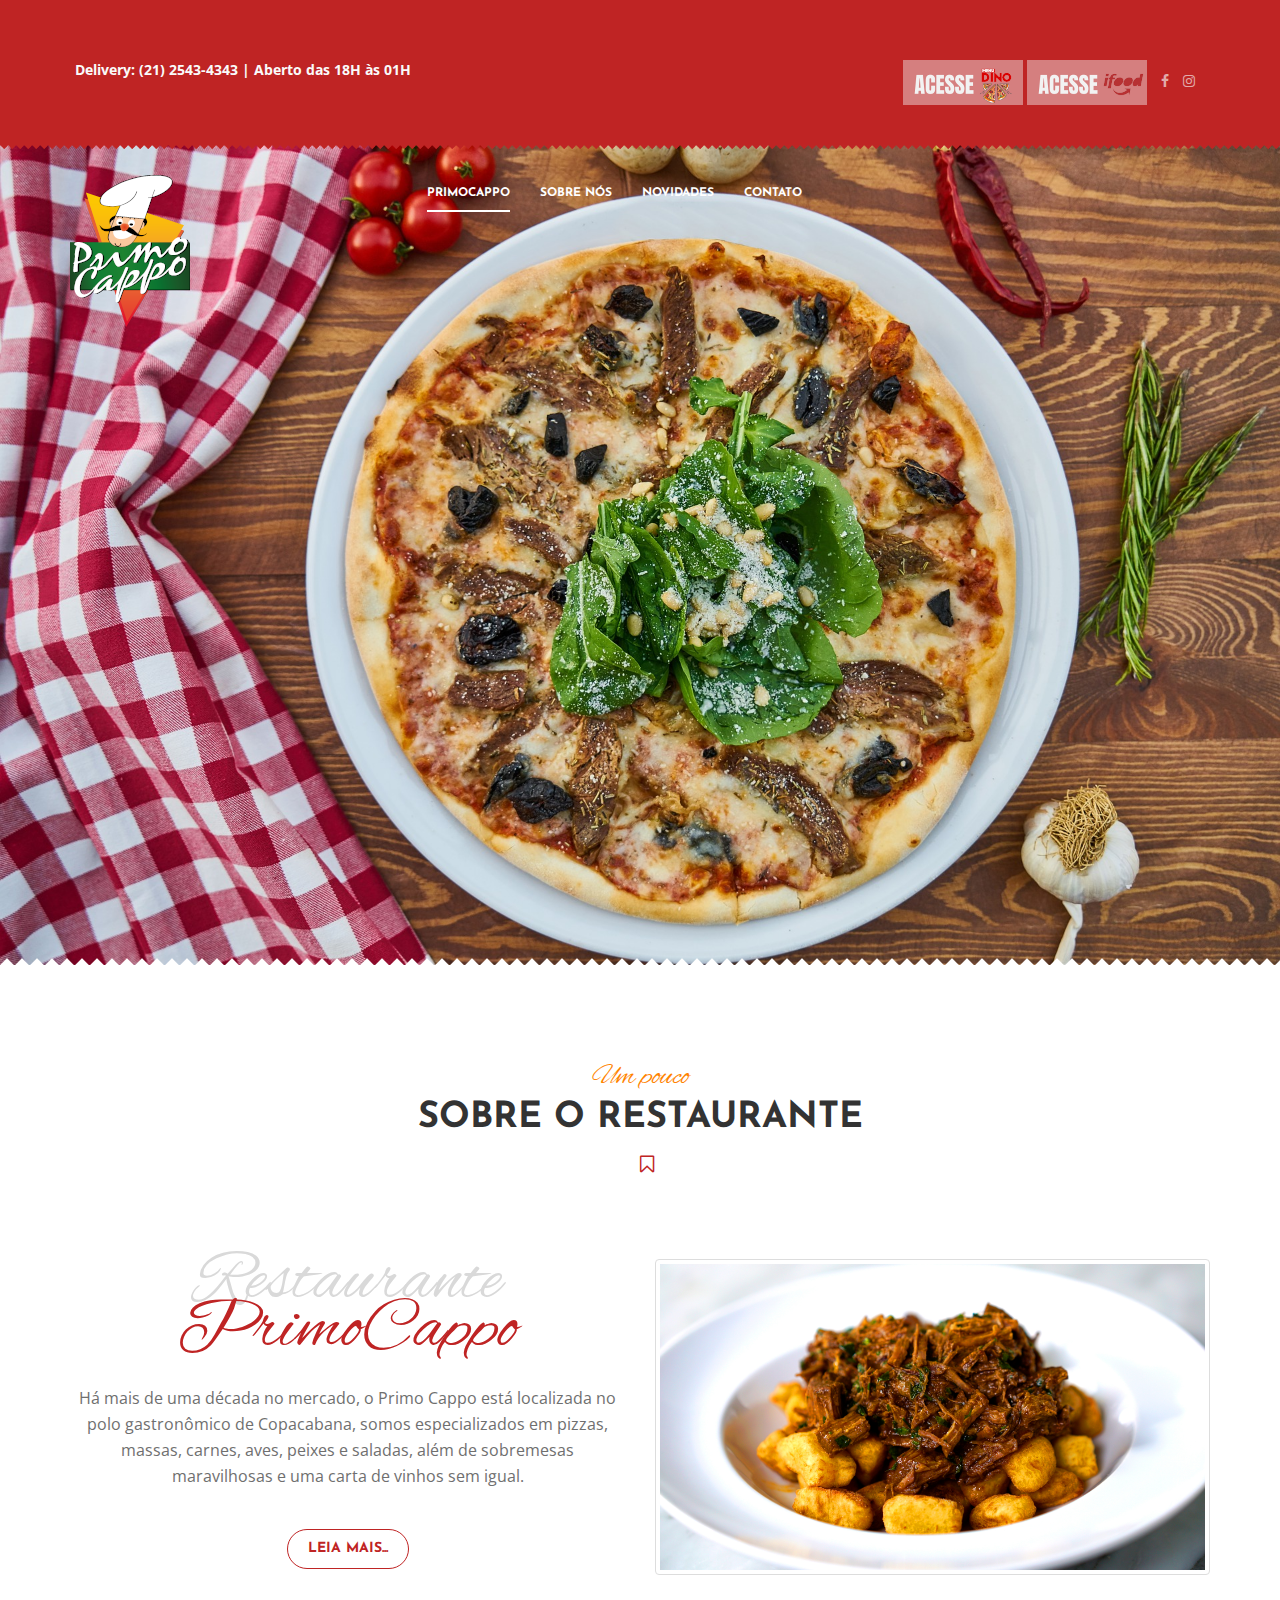
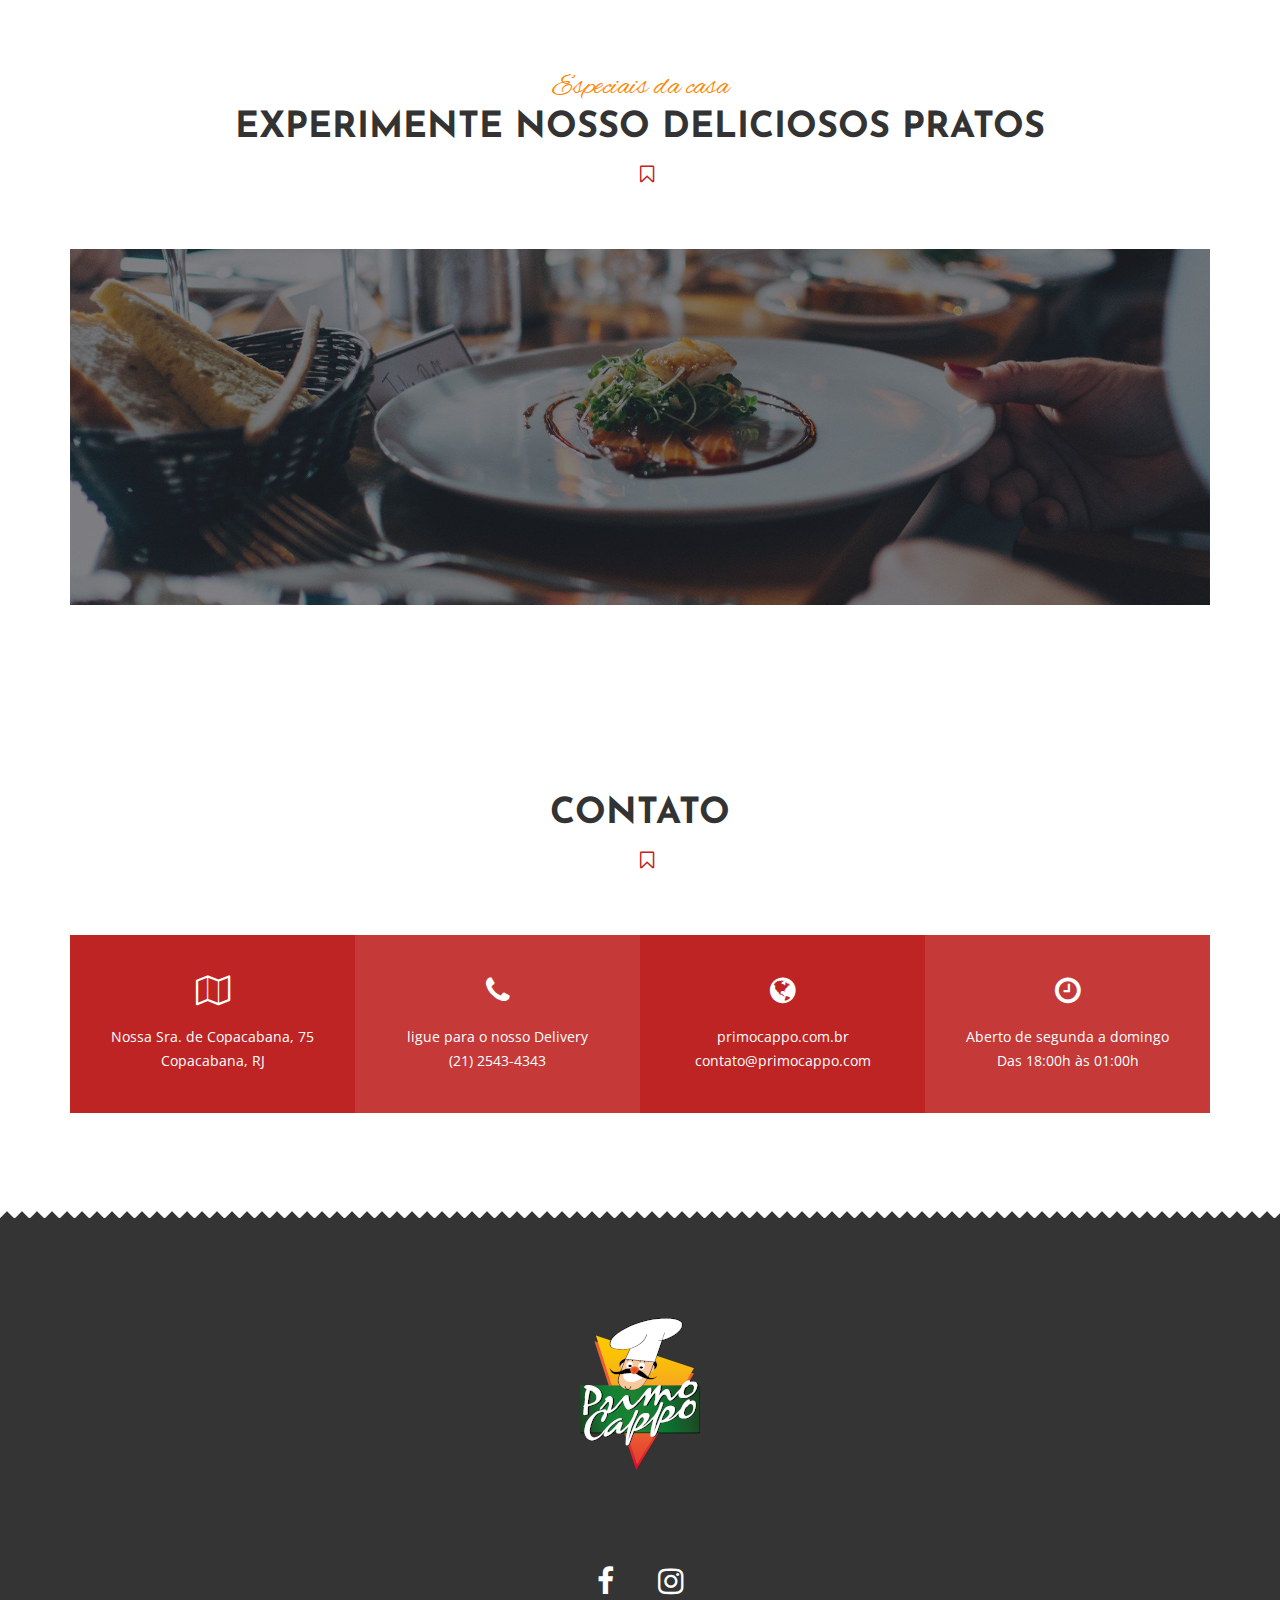
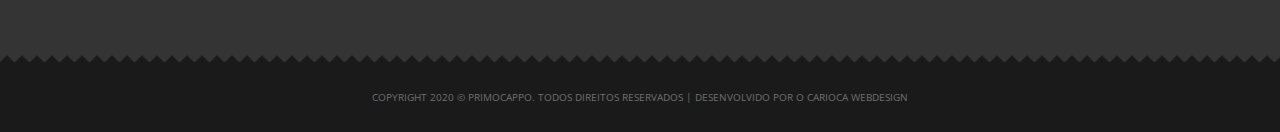
<file: index.html>
<!DOCTYPE html>
<html lang="pt-br">

<head>
    <meta charset="utf-8">
    <meta http-equiv="X-UA-Compatible" content="IE=edge">
    <meta name="viewport" content="width=device-width, initial-scale=1">
    <meta name="PrimoCappo Restaurante e pizzaria"
        content="PrimoCappo, Restaurante e pizzaria, pratos especiais, massas, rodízio de pizzas.">
    <meta name="description"
        content="PrimoCappo, Restaurante e pizzaria, pratos especiais, massas, rodízio de pizzas." />

    <meta property="og:locale" content="pt_BR">
    <meta property="og:type" content="website">
    <meta property="og:url" content="http://primocappo.com.br/">
    <meta property="og:title" content="PrimoCappo RESTAURANTE e PIZZARIA">
    <meta property="og:site_name" content="PrimoCappo RESTAURANTE e PIZZARIA">
    <meta property="og:image:type" content="images/logo_cappo.png" />
    <meta property="og:image:width" content="192" />
    <meta property="og:image:height" content="217" />
    <meta property="og:image" content="http://primocappo.com.br//images/images/logo_cappo.png">

    <!--twitter card-->
    <meta name="twitter:card" content="summary" />
    <meta name="twitter:site" content="@primocappo" />
    <meta name="twitter:creator" content="@primocappo" />
    <meta property="og:url" content="http://primocappo.com.br//images/images/logo_cappo.png" />
    <meta property="og:title" content="PrimoCappo RESTAURANTE e PIZZARIA" />
    <meta property="og:description"
        content="PrimoCappo, Restaurante e pizzaria, pratos especiais, massas, rodízio de pizzas." />
    <meta property="og:image" content="http://primocappo.com.br//images/images/logo_cappo.png" />

    <title>Restaurante PrimoCappo</title>

    <!-- SLIDER REVOLUTION 4.x CSS SETTINGS -->
    <link rel="stylesheet" type="text/css" href="rs-plugin/css/settings.css" media="screen" />

    <!-- Bootstrap Core CSS -->
    <link href="css/bootstrap.min.css" rel="stylesheet">

    <!-- Custom CSS -->
    <link href="css/font-awesome.min.css" rel="stylesheet" type="text/css">
    <link href="css/ionicons.min.css" rel="stylesheet">
    <link href="css/main.css" rel="stylesheet">
    <link href="css/style.css" rel="stylesheet">
    <link href="css/responsive.css" rel="stylesheet">

    <!-- JavaScripts -->
    <script src="js/modernizr.js"></script>

    <!-- Online Fonts -->
    <link href='https://fonts.googleapis.com/css?family=Alex+Brush' rel='stylesheet' type='text/css'>
    <link href='https://fonts.googleapis.com/css?family=Josefin+Sans:400,300,600,600italic,700italic,100'
        rel='stylesheet' type='text/css'>
    <link href='https://fonts.googleapis.com/css?family=Open+Sans:400,700,600,300,800' rel='stylesheet' type='text/css'>
    <link rel="stylesheet" href="css/estilo.css">
    <!-- HTML5 Shim and Respond.js IE8 support of HTML5 elements and media queries -->
    <!-- WARNING: Respond.js doesn't work if you view the page via file:// -->
    <!--[if lt IE 9]>
    <script src="https://oss.maxcdn.com/libs/html5shiv/3.7.0/html5shiv.js"></script>
    <script src="https://oss.maxcdn.com/libs/respond.js/1.4.2/respond.min.js"></script>
<![endif]-->

</head>

<body>

    <!-- Wrap -->
    <div id="wrap">

        <!-- Top Bar -->
        <div class="top-bar tri-white-bottom" style="padding: 2rem;">
            <div class="container" style="margin-top:2rem; padding:2rem;">

                <!-- Pull Left -->
                <span class="numTel">Delivery: (21) 2543-4343 | </span>
                <span class="numTel">Aberto das 18H às 01H</span>

                <!-- Pull Right -->
                <div class=" pull-right ">
                    <a href="https://app.menudino.com/primocappo" target="_blank"><img class="img-responsive"
                            src="images/appMenuDino.png" alt=""></a>
                    <a href="https://www.ifood.com.br/delivery/rio-de-janeiro-rj/primocappo-copacabana/24528b84-0690-453f-94f1-c7bb961efc6d"
                        target="_blank"><img class="img-responsive" src="images/appMenuIfood.png" alt=""></a>
                    <!-- Social Icons -->
                    <div class="social ">
                        <a href="#. "><i class="fa fa-facebook "></i></a>

                        <a href="#. "><i class="fa fa-instagram "></i></a>
                    </div>

                    <!--<ul class="login-info ">
            <li>
              <select class="selectpicker ">
                <option>EN</option>
                <option>FR</option>
                <option>AR</option>
              </select>
            </li>
            <li> <a href="#. ">Login</a> </li>
            <li> <a href="#. ">Register</a> </li>
          </ul>-->
                </div>
            </div>
        </div>

        <!-- header -->
        <header>
            <div class="sticky ">
                <div class="container ">
                    <!-- Logo -->
                    <div class="logo ">
                        <a href="index.html "><img class="img-responsive " src="images/logo.png " alt=" "></a>
                    </div>
                    <!-- Navigation -->
                    <nav class="navbar ">
                        <!-- NAV -->
                        <ul class="nav ownmenu ">
                            <li class="scroll active "> <a href="#home ">PrimoCappo </a></li>
                            <li class="scroll "> <a href="#sobre">Sobre nós </a> </li>
                            <li class="scroll "> <a href="./promocoes/promocoes.html" target="_blank">Novidades</a>
                            </li>
                            <li class="scroll "> <a href="#contato">Contato </a> </li>
                            <!--<li class="scroll "> <a href="#restaurant ">Restaurant </a> </li>
                            <li class="scroll "> <a href="#testimonials ">Testimonials </a> </li>
                            <li> <a href="index.html ">Pages </a>
                                <ul class="dropdown right animated-3s fadeIn ">
                                    <li> <a href="02-Composer-Step1.html ">Composer Step 1</a> </li>
                                    <li> <a href="03-Composer-Step2.html ">Composer Step 2</a> </li>
                                    <li> <a href="04-Composer-Step3a.html ">Composer Step 3a</a> </li>
                                    <li> <a href="05-Composer-Step3b.html ">Composer Step 3b</a> </li>
                                    <li> <a href="06-Composer-Step3c.html ">Composer Step 3c</a> </li>
                                    <li> <a href="Composer-SinglePage-MultiPizza.html ">Composer Multi Pizza</a> </li>
                                    <li> <a href="Composer-SinglePage-SinglePizza.html ">Composer Single Pizza</a> </li>
                        </ul>
                        </li>-->
                        </ul>

                        <!-- Nav Right -->
                        <!--<div class="nav-right "> <a href="02-Composer-Step1.html " class="compose ">Compose Pizza <i
                                    class="fa fa-check-square-o "></i></a> </div>-->
                    </nav>
                </div>
            </div>
        </header>

        <!--======= HOME MAIN SLIDER =========-->
        <section class="home-slider " id="home ">
            <!-- Slider Loader -->
            <!--<div id="loader " class="hom-slie ">
                <div class="tp-loader spinner0 "> <span class="dot1 "></span> <span class="dot2 "></span> <span class="bounce1 "></span> <span class="bounce2 "></span> <span class="bounce3 "></span> </div>
            </div>-->

            <!-- SLIDE Start -->
            <div class="tp-banner-container ">
                <div class="tp-banner ">
                    <ul>
                        <!-- SLIDE  -->
                        <li data-transition="random " data-slotamount="7 " data-masterspeed="300 "
                            data-saveperformance="off ">
                            <!-- MAIN IMAGE -->
                            <img src="images/background-pizza.jpg " alt="slider " data-bgposition="center center "
                                data-bgfit="cover " data-bgrepeat="no-repeat ">
                            <!-- LAYERS -->

                            <!-- LAYER NR. 1 -->
                            <div class="tp-caption font-alex sft tp-resizeme " data-x="center " data-hoffset="0 "
                                data-y="center " data-voffset="-80 " data-speed="800 " data-start="800 "
                                data-easing="Power3.easeInOut " data-splitin="words
                    " data-splitout="none " data-elementdelay="0.1 " data-endelementdelay="0.1 " data-endspeed="300 "
                                style="z-index: 7; font-size:60px; color:#ff8400; max-width: auto; max-height: auto; white-space: nowrap; ">
                                Delicous Taste</div>

                            <!-- LAYER NR. 2 -->
                            <div class="tp-caption sfb font-josefin font-bold tp-resizeme " data-x="center "
                                data-hoffset="0 " data-y="center " data-voffset="0 " data-speed="800 "
                                data-start="1200 " data-easing="Power3.easeInOut " data-splitin="words
                    " data-splitout="none " data-elementdelay="0.07 " data-endelementdelay="0.1 " data-endspeed="300 "
                                style="z-index: 6; font-size:80px; color:#fff; text-transform:uppercase; white-space: nowrap; ">
                                Italian Style </div>

                            <!-- LAYER NR. 3 -->
                            <div class="tp-caption lfb " data-x="center " data-hoffset="0 " data-y="center "
                                data-voffset="80 " data-speed="800 " data-start="1400 " data-easing="Power3.easeInOut "
                                data-elementdelay="0.1 " data-endelementdelay="0.1
                    " data-endspeed="300 " data-scrolloffset="0 " style="z-index: 8; "><img src="images/bnr-bar.png "
                                    alt=" "> </div>

                            <!-- LAYER NR. 4 -->
                            <div class="tp-caption lfb tp-resizeme " data-x="center " data-hoffset="0 " data-y="center "
                                data-voffset="160 " data-speed="800 " data-start="1600 " data-easing="Power3.easeInOut "
                                data-elementdelay="0.1
                    " data-endelementdelay="0.1 " data-endspeed="300 " data-scrolloffset="0 " style="z-index: 8; "><a
                                    href="#. " class="btn btn-round ">Start Ordering <i
                                        class="fa fa-long-arrow-right "></i></a> </div>
                        </li>

                        <!-- SLIDE  -->
                        <li data-transition="random " data-slotamount="7 " data-masterspeed="300 "
                            data-saveperformance="off ">
                            <!-- MAIN IMAGE -->
                            <img src="images/background-pizza02.jpg " alt="slider " data-bgposition="center center "
                                data-bgfit="cover " data-bgrepeat="no-repeat ">
                            <!-- LAYERS -->

                            <!-- LAYER NR. 1 -->
                            <div class="tp-caption font-alex sft tp-resizeme " data-x="center " data-hoffset="0 "
                                data-y="center " data-voffset="-80 " data-speed="800 " data-start="800 "
                                data-easing="Power3.easeInOut " data-splitin="words
                    " data-splitout="none " data-elementdelay="0.1 " data-endelementdelay="0.1 " data-endspeed="300 "
                                style="z-index: 7; font-size:60px; color:#ff8400; max-width: auto; max-height: auto; white-space: nowrap; ">
                                Order or Compose</div>

                            <!-- LAYER NR. 2 -->
                            <div class="tp-caption sfb font-josefin font-bold tp-resizeme " data-x="center "
                                data-hoffset="0 " data-y="center " data-voffset="0 " data-speed="800 "
                                data-start="1200 " data-easing="Power3.easeInOut " data-splitin="words
                    " data-splitout="none " data-elementdelay="0.07 " data-endelementdelay="0.1 " data-endspeed="300 "
                                style="z-index: 6; font-size:80px; color:#fff; text-transform:uppercase; white-space: nowrap; ">
                                The Best Pizza </div>

                            <!-- LAYER NR. 3 -->
                            <div class="tp-caption lfb " data-x="center " data-hoffset="0 " data-y="center "
                                data-voffset="80 " data-speed="800 " data-start="1400 " data-easing="Power3.easeInOut "
                                data-elementdelay="0.1 " data-endelementdelay="0.1
                    " data-endspeed="300 " data-scrolloffset="0 " style="z-index: 8; "><img src="images/bnr-bar.png "
                                    alt=" "> </div>

                            <!-- LAYER NR. 4 -->
                            <div class="tp-caption lfb tp-resizeme " data-x="center " data-hoffset="0 " data-y="center "
                                data-voffset="160 " data-speed="800 " data-start="1600 " data-easing="Power3.easeInOut "
                                data-elementdelay="0.1
                    " data-endelementdelay="0.1 " data-endspeed="300 " data-scrolloffset="0 " style="z-index: 8; "><a
                                    href="#. " class="btn btn-round ">Start Ordering <i
                                        class="fa fa-long-arrow-right "></i></a> </div>
                        </li>

                        <!-- SLIDE  -->
                        <li data-transition="random " data-slotamount="7 " data-masterspeed="300 "
                            data-saveperformance="off ">
                            <!-- MAIN IMAGE -->
                            <img src="images/background-pizza03.jpg " alt="slider " data-bgposition="center center "
                                data-bgfit="cover " data-bgrepeat="no-repeat ">
                            <!-- LAYERS -->

                            <!-- LAYER NR. 1 -->
                            <div class="tp-caption font-josefin sfb " data-x="center " data-hoffset="0 "
                                data-y="center " data-voffset="-20 " data-speed="800 " data-start="800 "
                                data-easing="Power3.easeInOut " data-splitin="none " data-splitout="none
                    " data-elementdelay="0.1 " data-endelementdelay="0.1 " data-endspeed="300 ">
                                <div class="zip-code ">
                                    <form>
                                        <label>
                                            <input type="search " placeholder="Enter your zip code ">
                                        </label>
                                        <button type="submit "><i class="fa fa-angle-double-right "></i></button>
                                    </form>
                                </div>
                            </div>

                            <!-- LAYER NR. 2 -->

                            <!-- LAYER NR. 3 -->
                            <div class="tp-caption lfb " data-x="center " data-hoffset="0 " data-y="center "
                                data-voffset="80 " data-speed="800 " data-start="1400 " data-easing="Power3.easeInOut "
                                data-elementdelay="0.1 " data-endelementdelay="0.1
                    " data-endspeed="300 " data-scrolloffset="0 " style="z-index: 8; "><img src="images/bnr-bar.png "
                                    alt=" "> </div>

                            <!-- LAYER NR. 4 -->
                            <div class="tp-caption lfb tp-resizeme " data-x="center " data-hoffset="0 " data-y="center "
                                data-voffset="160 " data-speed="800 " data-start="1600 " data-easing="Power3.easeInOut "
                                data-elementdelay="0.1
                    " data-endelementdelay="0.1 " data-endspeed="300 " data-scrolloffset="0 " style="z-index: 8; "><a
                                    href="#. " class="btn btn-round ">Start Ordering <i
                                        class="fa fa-long-arrow-right "></i></a> </div>
                        </li>
                    </ul>
                </div>
            </div>
        </section>

        <!-- Content -->
        <div id="content ">

            <!-- Promo Box -->
            <!-- <section class="promo-box ">
                <div class="container ">
                    <ul class="row ">-->

            <!-- Box 1 -->
            <!-- <li class="col-md-4 ">
                            <article> <img src="images/sopaErvilha.jpeg" alt=" ">
                                <div class="over-hover ">
                                    <div class="position-center-center "> <a href="#. " class="btn btn-small btn-round ">Veja</a> </div>
                                </div>
                                <h6>Creme de ervilha com costela e bacon</h6>
                            </article>
                        </li>-->

            <!-- Box 2 -->
            <!--<li class="col-md-4 ">
                            <article> <img src="images/cremeDeAboboraCarneSecaOuCamarao.jpeg " alt=" ">
                                <div class="over-hover ">
                                    <div class="position-center-center "> <a href="#. " class="btn btn-small btn-round ">Veja</a> </div>
                                </div>
                                <h6>Creme de abóbora com camarão ou carne seca</h6>
                            </article>
                        </li>-->

            <!-- Box 3 -->
            <!--<li class="col-md-4 ">
                            <article> <img src="images/cremeDeAipim.jpeg" alt=" ">
                                <div class="over-hover ">
                                    <div class="position-center-center "> <a href="#. " class="btn btn-small btn-round ">Veja</a> </div>
                                </div>
                                <h6>Creme de aipim</h6>
                            </article>
                        </li>
                    </ul>
                </div>
            </section>-->

            <!-- About -->
            <section class="about tri-white-top padding-top-100 padding-bottom-100 " id="sobre">
                <div class="container ">

                    <!-- Heading Block -->
                    <div class="heading text-center "> <span>Um pouco</span>
                        <h3>Sobre o Restaurante</h3>
                        <hr>
                        <i class="fa fa-bookmark-o "></i>
                    </div>
                    <div class="row ">



                        <!-- About Text -->
                        <div class="col-md-6 ">
                            <div class="about-text text-center ">
                                <h1>Restaurante<br><span>PrimoCappo</span></h1>
                                <p>Há mais de uma década no mercado, o Primo Cappo está localizada no polo gastronômico
                                    de Copacabana, somos especializados em pizzas, massas, carnes, aves, peixes e
                                    saladas, além de sobremesas maravilhosas e uma carta de
                                    vinhos sem igual.</p>
                                <a href="#. " class="btn btn-small btn-round btn-dark margin-top-30 ">Leia Mais...</a>
                            </div>
                        </div>
                        <br>
                        <!-- About Images -->
                        <div class="col-md-6 ">
                            <img class="img-thumbnail" src="./images/inhoque.jpg" alt="">
                            <!--<ul class="row ">
                                <li class="col-xs-4 "> <img class="img-responsive " src="images/about-img-1.jpg " alt=" "> </li>
                                <li class="col-xs-4 "> <img class="img-responsive " src="images/about-img-2.jpg " alt=" "> </li>
                                <li class="col-xs-4 "> <img class="img-responsive " src="images/about-img-3.jpg " alt=" "> </li>
                            </ul>-->
                        </div>
                    </div>
                </div>
            </section>

            <!-- Pizza Menu -->


            <!-- Quality Matters -->


            <!-- Our Restaurant -->
            <section class="inside-resturant tri-white-top  ">
                <div class="container ">

                    <!-- Heading Block -->
                    <div class="heading text-center "> <span>Especiais da casa</span>
                        <h3>Experimente nosso deliciosos pratos</h3>
                        <hr>
                        <i class="fa fa-bookmark-o "></i>
                    </div>


                    <!-- Resturant Img -->
                    <div class="resturant-img margin-bottom-60 "> <img class="img-responsive "
                            src="images/main_image.jpg " alt=" "> </div>

                    <!-- Intro Text -->
                    <!--<div class="col-md-7 center-block ">
                        <div class="about-text text-center ">
                            <h1>from<br> our <span>hearts</span></h1>
                            <p>We love Italy, we love italian food. Donec venenatis, turpis vel hendrerit interdum, dui ligula ultricies purus, sed posuere libero dui id orci. Nam congue, pede vitae dapibus aliquet, elit magna vulputate. Bon Appetit!</p>
                        </div>
                    </div>-->
                </div>
            </section>

            <!-- Contato -->
            <section class="contact tri-white-top" id="contato">
                <div class="container ">

                    <!-- Heading Block -->
                    <div class="heading text-center "> <span></span>
                        <h3>Contato</h3>
                        <hr>
                        <i class="fa fa-bookmark-o "></i>
                    </div>

                    <!-- Conact Info -->
                    <div class="contact-info " ">
                        <ul>
                            <li> <i class=" fa fa-map-o "></i>
                                <p>Nossa Sra. de Copacabana, 75 Copacabana, RJ</p>
                            </li>
                            <li> <i class=" fa fa-phone "></i>
                        <p> ligue para o nosso Delivery<br> (21) 2543-4343 <br></p>
                      
                        </li>
                        <li style=" "> <i class=" fa fa-globe "></i>
                            <p>primocappo.com.br</p>
                            <p> contato@primocappo.com</p>
                        </li>
                        <li style=" "> <i class=" fa fa-clock-o "></i>
                            <p>Aberto de segunda a domingo</p>
                            <p>Das 18:00h às 01:00h</p>
                        </li>
                        </ul>
                    </div>

                </div>
            </section>

            <!-- MAP -->
            <!--<section class=" map-block tri-white-top ">
                <div class=" map-wrapper " id=" map-canvas " data-lat=" -37.814199 " data-lng="
                        144.961560 " data-zoom=" 13 " data-style=" 1 "></div>
                <div class=" markers-wrapper addresses-block ">
                    <a class=" marker " data-rel=" map-canvas " data-lat=" -37.814199 " data-lng="
                        144.961560 " data-string=" Envato "></a>
                </div>
            </section>-->
        </div>

        <!-- FOOTER -->
        <footer class=" tri-white-top ">
            <div class=" container ">
                <div class=" row ">
                    <div class=" col-md-8 center-block text-center "> <img class=" margin-bottom-50 " src="
                        images/logo.png " alt=" ">
                        <div class=" row ">
                            <div class=" col-md-6 ">
                                <p></p>
                            </div>
                            <div class=" col-md-6 ">
                                <p></p>
                            </div>
                        </div>

                        <!-- NEWSLETTER -->
                        

                        <!-- Social Icons -->
                        <div class=" social-icons "> 
                            <center><a href=" #. "><i class=" fa fa-facebook "></i></a>
                                 <a href=" #. "><i class=" fa fa-instagram "></i></a>
                            </center>
                        </div>
                    </div>
                </div>
            </div>
        </footer>

        <!-- RIGHTS -->
        <section class=" rights tri-white-top ">
            <div class=" container ">
                <p class=" text-center " style=" font-size: 10px!important; ">Copyright 2020 © PrimoCappo. Todos direitos reservados | Desenvolvido por O Carioca WebDesign</p>
            </div>
        </section>
    </div>
    <script src=" js/jquery-1.11.3.min.js "></script>
    <script src=" js/bootstrap.min.js "></script>
    <script src=" js/own-menu.js "></script>
    <script src=" js/owl.carousel.min.js "></script>
    <!-- SLIDER REVOLUTION 4.x SCRIPTS  -->
    <script type=" text/javascript " src=" rs-plugin/js/jquery.tp.t.min.js "></script>
    <script type=" text/javascript " src=" rs-plugin/js/jquery.tp.min.js "></script>
    <script src=" js/main.js "></script>

    <!-- Begin Map Script-->
    <!--<script src=" https://maps.googleapis.com/maps/api/js?v=3.exp "></script>
    <script src=" js/map.js "></script>-->
</body>

</html>
</file>
<file: rs-plugin/css/settings.css>
.tp-static-layers{position:absolute;z-index:505;top:0px;left:0px}
.tp-hide-revslider, .tp-caption.tp-hidden-caption{visibility:hidden !important;display:none !important}
.tp-caption{z-index:1;white-space:nowrap}
.tp-caption-demo .tp-caption{position:relative !important;display:inline-block;margin-bottom:10px;margin-right:20px !important}
.tp-caption.whitedivider3px{color:#000000;text-shadow:none;background-color:rgb(255, 255, 255);background-color:rgba(255, 255, 255, 1);text-decoration:none;min-width:408px;min-height:3px;background-position:initial initial;background-repeat:initial initial;border-width:0px;border-color:#000000;border-style:none;}
.tp-caption.finewide_large_white{color:#ffffff;text-shadow:none;font-size:60px;line-height:60px;font-weight:300;background-color:transparent;text-decoration:none;text-transform:uppercase;letter-spacing:8px;border-width:0px;border-color:rgb(0, 0, 0);border-style:none;}
.tp-caption.whitedivider3px{color:#000000;text-shadow:none;background-color:rgb(255, 255, 255);background-color:rgba(255, 255, 255, 1);text-decoration:none;font-size:0px;line-height:0;min-width:468px;min-height:3px;border-width:0px;border-color:rgb(0, 0, 0);border-style:none;}
.tp-caption.finewide_medium_white{color:#ffffff;text-shadow:none;font-size:37px;line-height:37px;font-weight:300;background-color:transparent;text-decoration:none;text-transform:uppercase;letter-spacing:5px;border-width:0px;border-color:rgb(0, 0, 0);border-style:none;}
.tp-caption.boldwide_small_white{font-size:25px;line-height:25px;font-weight:800;color:rgb(255, 255, 255);text-decoration:none;background-color:transparent;text-shadow:none;text-transform:uppercase;letter-spacing:5px;border-width:0px;border-color:rgb(0, 0, 0);border-style:none;}
.tp-caption.whitedivider3px_vertical{color:#000000;text-shadow:none;background-color:rgb(255, 255, 255);background-color:rgba(255, 255, 255, 1);text-decoration:none;font-size:0px;line-height:0;min-width:3px;min-height:130px;border-width:0px;border-color:rgb(0, 0, 0);border-style:none;}
.tp-caption.finewide_small_white{color:#ffffff;text-shadow:none;font-size:25px;line-height:25px;font-weight:300;background-color:transparent;text-decoration:none;text-transform:uppercase;letter-spacing:5px;border-width:0px;border-color:rgb(0, 0, 0);border-style:none;}
.tp-caption.finewide_verysmall_white_mw{font-size:13px;line-height:25px;font-weight:400;color:#ffffff;text-decoration:none;background-color:transparent;text-shadow:none;text-transform:uppercase;letter-spacing:5px;max-width:470px;white-space:normal !important;border-width:0px;border-color:rgb(0, 0, 0);border-style:none;}
.tp-caption.lightgrey_divider{text-decoration:none;background-color:rgb(235, 235, 235);background-color:rgba(235, 235, 235, 1);width:370px;height:3px;background-position:initial initial;background-repeat:initial initial;border-width:0px;border-color:rgb(34, 34, 34);border-style:none;}
.tp-caption.finewide_large_white{color:#FFF;text-shadow:none;font-size:60px;line-height:60px;font-weight:300;background-color:rgba(0, 0, 0, 0);text-decoration:none;text-transform:uppercase;letter-spacing:8px;border-width:0px;border-color:#000;border-style:none;}
.tp-caption.finewide_medium_white{color:#FFF;text-shadow:none;font-size:34px;line-height:34px;font-weight:300;background-color:rgba(0, 0, 0, 0);text-decoration:none;text-transform:uppercase;letter-spacing:5px;border-width:0px;border-color:#000;border-style:none;}
.tp-caption.huge_red{position:absolute;color:rgb(223,75,107);font-weight:400;font-size:150px;line-height:130px;font-family:'Oswald', sans-serif;margin:0px;border-width:0px;border-style:none;white-space:nowrap;background-color:rgb(45,49,54);padding:0px;}
.tp-caption.middle_yellow{position:absolute;color:rgb(251,213,114);font-weight:600;font-size:50px;line-height:50px;font-family:'Open Sans', sans-serif;margin:0px;border-width:0px;border-style:none;white-space:nowrap;}
.tp-caption.huge_thin_yellow{position:absolute;color:rgb(251,213,114);font-weight:300;font-size:90px;line-height:90px;font-family:'Open Sans', sans-serif;margin:0px;letter-spacing:20px;border-width:0px;border-style:none;white-space:nowrap;}
.tp-caption.big_dark{position:absolute;color:#333;font-weight:700;font-size:70px;line-height:70px;margin:0px;border-width:0px;border-style:none;white-space:nowrap;}
.tp-caption.medium_dark{position:absolute;color:#333;font-weight:300;font-size:40px;line-height:40px;margin:0px;letter-spacing:5px;border-width:0px;border-style:none;white-space:nowrap;}
.tp-caption.medium_grey{position:absolute;color:#fff;text-shadow:0px 2px 5px rgba(0, 0, 0, 0.5);font-weight:700;font-size:20px;line-height:20px;padding:2px 4px;margin:0px;border-width:0px;border-style:none;background-color:#888;white-space:nowrap;}
.tp-caption.small_text{position:absolute;color:#fff;text-shadow:0px 2px 5px rgba(0, 0, 0, 0.5);font-size:16px;line-height:26px;margin:0px;border-width:0px;border-style:none;white-space:nowrap;text-transform:uppercase;letter-spacing:2px;text-align:center;}
.tp-caption.white-line-box, .white-line-box{text-decoration:none;width:500px;height:3px;background:#fff;border-width:0px;border-color:rgb(34,34,34);border-style:none;}
.tp-caption.medium_text{position:absolute;color:#fff;text-shadow:0px 2px 5px rgba(0, 0, 0, 0.5);font-weight:700;font-size:20px;line-height:20px;margin:0px;border-width:0px;border-style:none;white-space:nowrap;}
.tp-caption.large_bold_white_25{font-size:55px;line-height:65px;font-weight:700;color:#fff;text-decoration:none;background-color:transparent;text-align:center;text-shadow:#000 0px 5px 10px;border-width:0px;border-color:rgb(255, 255, 255);border-style:none;}
.tp-caption.medium_text_shadow{font-size:25px;line-height:25px;font-weight:600;color:#fff;text-decoration:none;background-color:transparent;text-align:center;text-shadow:#000 0px 5px 10px;border-width:0px;border-color:rgb(255, 255, 255);border-style:none;}
.tp-caption.large_text{position:absolute;color:#fff;text-shadow:0px 2px 5px rgba(0, 0, 0, 0.5);font-weight:700;font-size:40px;line-height:40px;font-family:Arial;margin:0px;border-width:0px;border-style:none;white-space:nowrap;}
.tp-caption.medium_bold_grey{font-size:30px;line-height:30px;font-weight:800;color:rgb(102, 102, 102);text-decoration:none;background-color:transparent;text-shadow:none;margin:0px;padding:1px 4px 0px;border-width:0px;border-color:rgb(255, 214, 88);border-style:none;}
.tp-caption.very_large_text{position:absolute;color:#fff;text-shadow:0px 2px 5px rgba(0, 0, 0, 0.5);font-weight:700;font-size:70px;line-height:60px;margin:0px;border-width:0px;border-style:none;white-space:nowrap;letter-spacing:3px;}
.tp-caption.very_big_white{position:absolute;color:#fff;text-shadow:none;font-weight:800;font-size:60px;line-height:60px;margin:0px;border-width:0px;border-style:none;white-space:nowrap;padding:0px 4px;padding-top:1px;background-color:#000;}
.tp-caption.very_big_black{position:absolute;color:#000;text-shadow:none;font-weight:700;font-size:60px;line-height:60px;margin:0px;border-width:0px;border-style:none;white-space:nowrap;padding:0px 4px;padding-top:1px;background-color:#fff;}
.tp-caption.modern_medium_fat{position:absolute;color:#000;text-shadow:none;font-weight:800;font-size:24px;line-height:20px;margin:0px;border-width:0px;border-style:none;white-space:nowrap;}
.tp-caption.modern_medium_fat_white{position:absolute;color:#fff;text-shadow:none;font-weight:800;font-size:24px;line-height:20px;margin:0px;border-width:0px;border-style:none;white-space:nowrap;}
.tp-caption.modern_medium_light{position:absolute;color:#000;text-shadow:none;font-weight:300;font-size:24px;line-height:20px;margin:0px;border-width:0px;border-style:none;white-space:nowrap;}
.tp-caption.modern_big_bluebg{position:absolute;color:#fff;text-shadow:none;font-weight:800;font-size:30px;line-height:36px;padding:3px 10px;margin:0px;border-width:0px;border-style:none;background-color:#4e5b6c;letter-spacing:0;}
.tp-caption.modern_big_redbg{position:absolute;color:#fff;text-shadow:none;font-weight:300;font-size:30px;line-height:36px;padding:3px 10px;padding-top:1px;margin:0px;border-width:0px;border-style:none;background-color:#de543e;letter-spacing:0;}
.tp-caption.modern_small_text_dark{position:absolute;color:#555;text-shadow:none;font-size:14px;line-height:22px;margin:0px;border-width:0px;border-style:none;white-space:nowrap;}
.tp-caption.boxshadow{-moz-box-shadow:0px 0px 20px rgba(0, 0, 0, 0.5);-webkit-box-shadow:0px 0px 20px rgba(0, 0, 0, 0.5);box-shadow:0px 0px 20px rgba(0, 0, 0, 0.5);}
.tp-caption.black{color:#000;text-shadow:none;}
.tp-caption.noshadow{text-shadow:none;}
.tp-caption.thinheadline_dark{position:absolute;color:rgba(0,0,0,0.85);text-shadow:none;font-weight:300;font-size:30px;line-height:30px;background-color:transparent;}
.tp-caption.thintext_dark{position:absolute;color:rgba(0,0,0,0.85);text-shadow:none;font-weight:300;font-size:16px;line-height:26px;background-color:transparent;}
.tp-caption.medium_bg_red a{color:#fff;text-decoration:none;}
.tp-caption.medium_bg_red a:hover{color:#fff;text-decoration:underline;}
.tp-caption.smoothcircle{font-size:30px;line-height:75px;font-weight:800;color:rgb(255, 255, 255);text-decoration:none;background-color:rgb(0, 0, 0);background-color:rgba(0, 0, 0, 0.498039);padding:50px 25px;text-align:center;border-radius:500px 500px 500px 500px;border-width:0px;border-color:rgb(0, 0, 0);border-style:none;}
.tp-caption.largeblackbg{font-size:50px;line-height:70px;font-weight:300;color:rgb(255, 255, 255);text-decoration:none;background-color:rgb(0, 0, 0);padding:0px 20px 5px;text-shadow:none;border-width:0px;border-color:rgb(255, 255, 255);border-style:none;}
.tp-caption.largepinkbg{position:absolute;color:#fff;text-shadow:none;font-weight:300;font-size:50px;line-height:70px;background-color:#db4360;padding:0px 20px;-webkit-border-radius:0px;-moz-border-radius:0px;border-radius:0px;}
.tp-caption.largewhitebg{position:absolute;color:#000;text-shadow:none;font-weight:300;font-size:50px;line-height:70px;background-color:#fff;padding:0px 20px;-webkit-border-radius:0px;-moz-border-radius:0px;border-radius:0px;}
.tp-caption.largegreenbg{position:absolute;color:#fff;text-shadow:none;font-weight:300;font-size:50px;line-height:70px;background-color:#67ae73;padding:0px 20px;-webkit-border-radius:0px;-moz-border-radius:0px;border-radius:0px;}
.tp-caption.excerpt{font-size:36px;line-height:36px;font-weight:700;color:#ffffff;text-decoration:none;background-color:rgba(0, 0, 0, 1);text-shadow:none;margin:0px;letter-spacing:-1.5px;padding:1px 4px 0px 4px;width:150px;white-space:normal !important;height:auto;border-width:0px;border-color:rgb(255, 255, 255);border-style:none;}
.tp-caption.large_bold_grey{font-size:60px;line-height:60px;font-weight:800;color:rgb(102, 102, 102);text-decoration:none;background-color:transparent;text-shadow:none;margin:0px;padding:1px 4px 0px;border-width:0px;border-color:rgb(255, 214, 88);border-style:none;}
.tp-caption.medium_thin_grey{font-size:34px;line-height:30px;font-weight:300;color:rgb(102, 102, 102);text-decoration:none;background-color:transparent;padding:1px 4px 0px;text-shadow:none;margin:0px;border-width:0px;border-color:rgb(255, 214, 88);border-style:none;}
.tp-caption.small_thin_grey{font-size:18px;line-height:26px;font-weight:300;color:rgb(117, 117, 117);text-decoration:none;background-color:transparent;padding:1px 4px 0px;text-shadow:none;margin:0px;border-width:0px;border-color:rgb(255, 214, 88);border-style:none;}
.tp-caption.lightgrey_divider{text-decoration:none;background-color:rgba(235, 235, 235, 1);width:370px;height:3px;background-position:initial initial;background-repeat:initial initial;border-width:0px;border-color:rgb(34, 34, 34);border-style:none;}
.tp-caption.large_bold_darkblue{font-size:58px;line-height:60px;font-weight:800;color:rgb(52, 73, 94);text-decoration:none;background-color:transparent;border-width:0px;border-color:rgb(255, 214, 88);border-style:none;}
.tp-caption.medium_bg_darkblue{font-size:20px;line-height:20px;font-weight:800;color:rgb(255, 255, 255);text-decoration:none;background-color:rgb(52, 73, 94);padding:10px;border-width:0px;border-color:rgb(255, 214, 88);border-style:none;}
.tp-caption.medium_bold_red{font-size:24px;line-height:30px;font-weight:800;color:rgb(227, 58, 12);text-decoration:none;background-color:transparent;padding:0px;border-width:0px;border-color:rgb(255, 214, 88);border-style:none;}
.tp-caption.medium_light_red{font-size:21px;line-height:26px;font-weight:300;color:rgb(227, 58, 12);text-decoration:none;background-color:transparent;padding:0px;border-width:0px;border-color:rgb(255, 214, 88);border-style:none;}
.tp-caption.medium_bg_red{font-size:20px;line-height:20px;font-weight:800;color:rgb(255, 255, 255);text-decoration:none;background-color:rgb(227, 58, 12);padding:10px;border-width:0px;border-color:rgb(255, 214, 88);border-style:none;}
.tp-caption.medium_bold_orange{font-size:24px;line-height:30px;font-weight:800;color:rgb(243, 156, 18);text-decoration:none;background-color:transparent;border-width:0px;border-color:rgb(255, 214, 88);border-style:none;}
.tp-caption.medium_bg_orange{font-size:20px;line-height:20px;font-weight:800;color:rgb(255, 255, 255);text-decoration:none;background-color:rgb(243, 156, 18);padding:10px;border-width:0px;border-color:rgb(255, 214, 88);border-style:none;}
.tp-caption.grassfloor{text-decoration:none;background-color:rgba(160, 179, 151, 1);width:4000px;height:150px;border-width:0px;border-color:rgb(34, 34, 34);border-style:none;}
.tp-caption.large_bold_white{font-size:58px;line-height:60px;font-weight:800;color:rgb(255, 255, 255);text-decoration:none;background-color:transparent;border-width:0px;border-color:rgb(255, 214, 88);border-style:none;}
.tp-caption.medium_light_white{font-size:30px;line-height:36px;font-weight:300;color:rgb(255, 255, 255);text-decoration:none;background-color:transparent;padding:0px;border-width:0px;border-color:rgb(255, 214, 88);border-style:none;}
.tp-caption.mediumlarge_light_white{font-size:34px;line-height:40px;font-weight:300;color:rgb(255, 255, 255);text-decoration:none;background-color:transparent;padding:0px;border-width:0px;border-color:rgb(255, 214, 88);border-style:none;}
.tp-caption.mediumlarge_light_white_center{font-size:34px;line-height:40px;font-weight:300;color:#ffffff;text-decoration:none;background-color:transparent;padding:0px 0px 0px 0px;text-align:center;border-width:0px;border-color:rgb(255, 214, 88);border-style:none;}
.tp-caption.medium_bg_asbestos{font-size:20px;line-height:20px;font-weight:800;color:rgb(255, 255, 255);text-decoration:none;background-color:rgb(127, 140, 141);padding:10px;border-width:0px;border-color:rgb(255, 214, 88);border-style:none;}
.tp-caption.medium_light_black{font-size:30px;line-height:36px;font-weight:300;color:rgb(0, 0, 0);text-decoration:none;background-color:transparent;padding:0px;border-width:0px;border-color:rgb(255, 214, 88);border-style:none;}
.tp-caption.large_bold_black{font-size:58px;line-height:60px;font-weight:800;color:rgb(0, 0, 0);text-decoration:none;background-color:transparent;border-width:0px;border-color:rgb(255, 214, 88);border-style:none;}
.tp-caption.mediumlarge_light_darkblue{font-size:34px;line-height:40px;font-weight:300;color:rgb(52, 73, 94);text-decoration:none;background-color:transparent;padding:0px;border-width:0px;border-color:rgb(255, 214, 88);border-style:none;}
.tp-caption.small_light_white{font-size:17px;line-height:28px;font-weight:300;color:rgb(255, 255, 255);text-decoration:none;background-color:transparent;padding:0px;border-width:0px;border-color:rgb(255, 214, 88);border-style:none;}
.tp-caption.roundedimage{border-width:0px;border-color:rgb(34, 34, 34);border-style:none;}
.tp-caption.large_bg_black{font-size:40px;line-height:40px;font-weight:800;color:rgb(255, 255, 255);text-decoration:none;background-color:rgb(0, 0, 0);padding:10px 20px 15px;border-width:0px;border-color:rgb(255, 214, 88);border-style:none;}
.tp-caption.mediumwhitebg{font-size:30px;line-height:30px;font-weight:300;color:rgb(0, 0, 0);text-decoration:none;background-color:rgb(255, 255, 255);padding:5px 15px 10px;text-shadow:none;border-width:0px;border-color:rgb(0, 0, 0);border-style:none;}
.tp-caption.medium_bg_orange_new1{font-size:20px;line-height:20px;font-weight:800;color:rgb(255, 255, 255);text-decoration:none;background-color:rgb(243, 156, 18);padding:10px;border-width:0px;border-color:rgb(255, 214, 88);border-style:none;}
.tp-caption.boxshadow{-moz-box-shadow:0px 0px 20px rgba(0, 0, 0, 0.5);-webkit-box-shadow:0px 0px 20px rgba(0, 0, 0, 0.5);box-shadow:0px 0px 20px rgba(0, 0, 0, 0.5);}
.tp-caption.black{color:#000;text-shadow:none;font-weight:300;font-size:19px;line-height:19px;font-family:'Open Sans', sans;}
.tp-caption.noshadow{text-shadow:none;}
.tp_inner_padding{box-sizing:border-box;-webkit-box-sizing:border-box;-moz-box-sizing:border-box;max-height:none !important;}
.tp-caption .frontcorner{width:0;height:0;border-left:40px solid transparent;border-right:0px solid transparent;border-top:40px solid #00A8FF;position:absolute;left:-40px;top:0px;}
.tp-caption .backcorner{width:0;height:0;border-left:0px solid transparent;border-right:40px solid transparent;border-bottom:40px solid #00A8FF;position:absolute;right:0px;top:0px;}
.tp-caption .frontcornertop{width:0;height:0;border-left:40px solid transparent;border-right:0px solid transparent;border-bottom:40px solid #00A8FF;position:absolute;left:-40px;top:0px;}
.tp-caption .backcornertop{width:0;height:0;border-left:0px solid transparent;border-right:40px solid transparent;border-top:40px solid #00A8FF;position:absolute;right:0px;top:0px;}
img.tp-slider-alternative-image{width:100%;height:auto;}
.tp-simpleresponsive .button{padding:6px 13px 5px;border-radius:3px;-moz-border-radius:3px;-webkit-border-radius:3px;height:30px;cursor:pointer;color:#fff !important;text-shadow:0px 1px 1px rgba(0, 0, 0, 0.6) !important;font-size:15px;line-height:45px !important;background:url(../images/gradient/g30.png) repeat-x top;font-family:arial, sans-serif;font-weight:bold;letter-spacing:-1px;}
.tp-simpleresponsive .button.big{color:#fff;text-shadow:0px 1px 1px rgba(0, 0, 0, 0.6);font-weight:bold;padding:9px 20px;font-size:19px;line-height:57px !important;background:url(../images/gradient/g40.png) repeat-x top}
.tp-simpleresponsive .purchase:hover, .tp-simpleresponsive .button:hover, .tp-simpleresponsive .button.big:hover{background-position:bottom, 15px 11px}
@media only screen and (min-width:768px) and (max-width:959px){}
@media only screen and (min-width:480px) and (max-width:767px){.tp-simpleresponsive .button{padding:4px 8px 3px;line-height:25px !important;font-size:11px !important;font-weight:normal;}
.tp-simpleresponsive a.button{-webkit-transition:none;-moz-transition:none;-o-transition:none;-ms-transition:none;}
}
@media only screen and (min-width:0px) and (max-width:479px){.tp-simpleresponsive .button{padding:2px 5px 2px;line-height:20px !important;font-size:10px !important}
.tp-simpleresponsive a.button{-webkit-transition:none;-moz-transition:none;-o-transition:none;-ms-transition:none;}
}
.tp-simpleresponsive .button.green, .tp-simpleresponsive .button:hover.green, .tp-simpleresponsive .purchase.green, .tp-simpleresponsive .purchase:hover.green{background-color:#21a117;-webkit-box-shadow:0px 3px 0px 0px #104d0b;-moz-box-shadow:0px 3px 0px 0px #104d0b;box-shadow:0px 3px 0px 0px #104d0b;}
.tp-simpleresponsive .button.blue, .tp-simpleresponsive .button:hover.blue, .tp-simpleresponsive .purchase.blue, .tp-simpleresponsive .purchase:hover.blue{background-color:#1d78cb;-webkit-box-shadow:0px 3px 0px 0px #0f3e68;-moz-box-shadow:0px 3px 0px 0px #0f3e68;box-shadow:0px 3px 0px 0px #0f3e68}
.tp-simpleresponsive .button.red, .tp-simpleresponsive .button:hover.red, .tp-simpleresponsive .purchase.red, .tp-simpleresponsive .purchase:hover.red{background-color:#cb1d1d;-webkit-box-shadow:0px 3px 0px 0px #7c1212;-moz-box-shadow:0px 3px 0px 0px #7c1212;box-shadow:0px 3px 0px 0px #7c1212}
.tp-simpleresponsive .button.orange, .tp-simpleresponsive .button:hover.orange, .tp-simpleresponsive .purchase.orange, .tp-simpleresponsive .purchase:hover.orange{background-color:#ff7700;-webkit-box-shadow:0px 3px 0px 0px #a34c00;-moz-box-shadow:0px 3px 0px 0px #a34c00;box-shadow:0px 3px 0px 0px #a34c00}
.tp-simpleresponsive .button.darkgrey, .tp-simpleresponsive .button.grey, .tp-simpleresponsive .button:hover.darkgrey, .tp-simpleresponsive .button:hover.grey, .tp-simpleresponsive .purchase.darkgrey, .tp-simpleresponsive .purchase:hover.darkgrey{background-color:#555;-webkit-box-shadow:0px 3px 0px 0px #222;-moz-box-shadow:0px 3px 0px 0px #222;box-shadow:0px 3px 0px 0px #222}
.tp-simpleresponsive .button.lightgrey, .tp-simpleresponsive .button:hover.lightgrey, .tp-simpleresponsive .purchase.lightgrey, .tp-simpleresponsive .purchase:hover.lightgrey{background-color:#888;-webkit-box-shadow:0px 3px 0px 0px #555;-moz-box-shadow:0px 3px 0px 0px #555;box-shadow:0px 3px 0px 0px #555}
.fullscreen-container{width:100%;position:relative;padding:0;}
.fullwidthbanner-container{width:100%;position:relative;padding:0;overflow:hidden;}
.fullwidthbanner-container .fullwidthbanner{width:100%;position:relative;}
.tp-simpleresponsive .caption, .tp-simpleresponsive .tp-caption{position:absolute;visibility:hidden;-webkit-font-smoothing:antialiased !important;}
.tp-simpleresponsive img{max-width:none}
.noFilterClass{filter:none !important;}
.tp-bannershadow{position:absolute;margin-left:auto;margin-right:auto;-moz-user-select:none;-khtml-user-select:none;-webkit-user-select:none;-o-user-select:none;}
.tp-bannershadow.tp-shadow1{background:url(../assets/shadow1.png) no-repeat;background-size:100% 100%;width:890px;height:60px;bottom:-60px}
.tp-bannershadow.tp-shadow2{background:url(../assets/shadow2.png) no-repeat;background-size:100% 100%;width:890px;height:60px;bottom:-60px}
.tp-bannershadow.tp-shadow3{background:url(../assets/shadow3.png) no-repeat;background-size:100% 100%;width:890px;height:60px;bottom:-60px}
.caption.fullscreenvideo{left:0px;top:0px;position:absolute;width:100%;height:100%}
.caption.fullscreenvideo iframe, .caption.fullscreenvideo video{width:100% !important;height:100% !important;display:none}
.tp-caption.fullscreenvideo{left:0px;top:0px;position:absolute;width:100%;height:100%}
.tp-caption.fullscreenvideo iframe, .tp-caption.fullscreenvideo iframe video{width:100% !important;height:100% !important;display:none}
.fullcoveredvideo video, .fullscreenvideo video{background:#000}
.fullcoveredvideo .tp-poster{background-position:center center;background-size:cover;width:100%;height:100%;top:0px;left:0px}
.html5vid.videoisplaying .tp-poster{display:none}
.tp-video-play-button{background:#000;background:rgba(0,0,0,0.3);padding:5px;border-radius:5px;-moz-border-radius:5px;-webkit-border-radius:5px;position:absolute;top:50%;left:50%;font-size:40px;color:#FFF;z-index:3;margin-top:-27px;margin-left:-28px;text-align:center;cursor:pointer;}
.html5vid .tp-revstop{width:15px;height:20px;border-left:5px solid #fff;border-right:5px solid #fff;position:relative;margin:10px 20px;box-sizing:border-box;-moz-box-sizing:border-box;-webkit-box-sizing:border-box}
.html5vid .tp-revstop{display:none}
.html5vid.videoisplaying .revicon-right-dir{display:none}
.html5vid.videoisplaying .tp-revstop{display:block}
.html5vid.videoisplaying .tp-video-play-button{display:none}
.html5vid:hover .tp-video-play-button{display:block}
.fullcoveredvideo .tp-video-play-button{display:none !important}
.tp-video-controls{position:absolute;bottom:0;left:0;right:0;padding:5px;opacity:0;-webkit-transition:opacity .3s;-moz-transition:opacity .3s;-o-transition:opacity .3s;-ms-transition:opacity .3s;transition:opacity .3s;background-image:linear-gradient(bottom, rgb(0,0,0) 13%, rgb(50,50,50) 100%);background-image:-o-linear-gradient(bottom, rgb(0,0,0) 13%, rgb(50,50,50) 100%);background-image:-moz-linear-gradient(bottom, rgb(0,0,0) 13%, rgb(50,50,50) 100%);background-image:-webkit-linear-gradient(bottom, rgb(0,0,0) 13%, rgb(50,50,50) 100%);background-image:-ms-linear-gradient(bottom, rgb(0,0,0) 13%, rgb(50,50,50) 100%);background-image:-webkit-gradient(linear, left bottom, left top, color-stop(0.13, rgb(0,0,0)), color-stop(1, rgb(50,50,50)));display:table;max-width:100%;overflow:hidden;box-sizing:border-box;-moz-box-sizing:border-box;-webkit-box-sizing:border-box;}
.tp-caption:hover .tp-video-controls{opacity:.9;}
.tp-video-button{background:rgba(0,0,0,.5);border:0;color:#EEE;-webkit-border-radius:3px;-moz-border-radius:3px;-o-border-radius:3px;border-radius:3px;cursor:pointer;line-height:12px;font-size:12px;color:#fff;padding:0px;margin:0px;outline:none;}
.tp-video-button:hover{cursor:pointer;}
.tp-video-button-wrap, .tp-video-seek-bar-wrap, .tp-video-vol-bar-wrap{padding:0px 5px;display:table-cell;}
.tp-video-seek-bar-wrap{width:80%}
.tp-video-vol-bar-wrap{width:20%}
.tp-volume-bar, .tp-seek-bar{width:100%;cursor:pointer;outline:none;line-height:12px;margin:0;padding:0;}
.tp-dottedoverlay{background-repeat:repeat;width:100%;height:100%;position:absolute;top:0px;left:0px;z-index:4}
.tp-dottedoverlay.twoxtwo{background:url(../assets/gridtile.png)}
.tp-dottedoverlay.twoxtwowhite{background:url(../assets/gridtile_white.png)}
.tp-dottedoverlay.threexthree{background:url(../assets/gridtile_3x3.png)}
.tp-dottedoverlay.threexthreewhite{background:url(../assets/gridtile_3x3_white.png)}
.tpclear{clear:both}
.tp-bullets{z-index:1000;position:absolute;-ms-filter:"progid:DXImageTransform.Microsoft.Alpha(Opacity=100)";-moz-opacity:1;-khtml-opacity:1;opacity:1;-webkit-transition:opacity 0.2s ease-out;-moz-transition:opacity 0.2s ease-out;-o-transition:opacity 0.2s ease-out;-ms-transition:opacity 0.2s ease-out;-webkit-transform:translateZ(5px);}
.tp-bullets.hidebullets{-ms-filter:"progid:DXImageTransform.Microsoft.Alpha(Opacity=0)";-moz-opacity:0;-khtml-opacity:0;opacity:0;}
.tp-bullets.simplebullets.navbar{border:1px solid #666;border-bottom:1px solid #444;background:url(../assets/boxed_bgtile.png);height:40px;padding:0px 10px;-webkit-border-radius:5px;-moz-border-radius:5px;border-radius:5px}
.tp-bullets.simplebullets.navbar-old{background:url(../assets/navigdots_bgtile.png);height:35px;padding:0px 10px;-webkit-border-radius:5px;-moz-border-radius:5px;border-radius:5px}
.tp-bullets.simplebullets.round .bullet{cursor:pointer;position:relative;background:url(../assets/bullet.png) no-Repeat top left;width:20px;height:20px;margin-right:0px;float:left;margin-top:0px;margin-left:3px}
.tp-bullets.simplebullets.round .bullet.last{margin-right:3px}
.tp-bullets.simplebullets.round-old .bullet{cursor:pointer;position:relative;background:url(../assets/bullets.png) no-Repeat bottom left;width:23px;height:23px;margin-right:0px;float:left;margin-top:0px}
.tp-bullets.simplebullets.round-old .bullet.last{margin-right:0px}
.tp-bullets.simplebullets.square .bullet{cursor:pointer;position:relative;background:url(../assets/bullets2.png) no-Repeat bottom left;width:19px;height:19px;margin-right:0px;float:left;margin-top:0px}
.tp-bullets.simplebullets.square .bullet.last{margin-right:0px}
.tp-bullets.simplebullets.square-old .bullet{cursor:pointer;position:relative;background:url(../assets/bullets2.png) no-Repeat bottom left;width:19px;height:19px;margin-right:0px;float:left;margin-top:0px}
.tp-bullets.simplebullets.square-old .bullet.last{margin-right:0px}
.tp-bullets.simplebullets.navbar .bullet{cursor:pointer;position:relative;background:url(../assets/bullet_boxed.png) no-Repeat top left;width:18px;height:19px;margin-right:5px;float:left;margin-top:0px}
.tp-bullets.simplebullets.navbar .bullet.first{margin-left:0px !important}
.tp-bullets.simplebullets.navbar .bullet.last{margin-right:0px !important}
.tp-bullets.simplebullets.navbar-old .bullet{cursor:pointer;position:relative;background:url(../assets/navigdots.png) no-Repeat bottom left;width:15px;height:15px;margin-left:5px !important;margin-right:5px !important;float:left;margin-top:10px}
.tp-bullets.simplebullets.navbar-old .bullet.first{margin-left:0px !important}
.tp-bullets.simplebullets.navbar-old .bullet.last{margin-right:0px !important}
.tp-bullets.simplebullets .bullet:hover, .tp-bullets.simplebullets .bullet.selected{background-position:top left}
.tp-bullets.simplebullets.round .bullet:hover, .tp-bullets.simplebullets.round .bullet.selected, .tp-bullets.simplebullets.navbar .bullet:hover, .tp-bullets.simplebullets.navbar .bullet.selected{background-position:bottom left}
.tparrows{-ms-filter:"progid:DXImageTransform.Microsoft.Alpha(Opacity=100)";-moz-opacity:1;-khtml-opacity:1;opacity:1;-webkit-transition:opacity 0.2s ease-out;-moz-transition:opacity 0.2s ease-out;-o-transition:opacity 0.2s ease-out;-ms-transition:opacity 0.2s ease-out;-webkit-transform:translateZ(5000px);-webkit-transform-style:flat;-webkit-backface-visibility:hidden;z-index:600;position:relative;}
.tparrows.hidearrows{-ms-filter:"progid:DXImageTransform.Microsoft.Alpha(Opacity=0)";-moz-opacity:0;-khtml-opacity:0;opacity:0;}
.tp-leftarrow{z-index:100;cursor:pointer;position:relative;background:url(../assets/large_left.png) no-Repeat top left;width:40px;height:40px;}
.tp-rightarrow{z-index:100;cursor:pointer;position:relative;background:url(../assets/large_right.png) no-Repeat top left;width:40px;height:40px;}
.tp-leftarrow.round{z-index:100;cursor:pointer;position:relative;background:url(../assets/small_left.png) no-Repeat top left;width:19px;height:14px;margin-right:0px;float:left;margin-top:0px;}
.tp-rightarrow.round{z-index:100;cursor:pointer;position:relative;background:url(../assets/small_right.png) no-Repeat top left;width:19px;height:14px;margin-right:0px;float:left;margin-top:0px}
.tp-leftarrow.round-old{z-index:100;cursor:pointer;position:relative;background:url(../assets/arrow_left.png) no-Repeat top left;width:26px;height:26px;margin-right:0px;float:left;margin-top:0px;}
.tp-rightarrow.round-old{z-index:100;cursor:pointer;position:relative;background:url(../assets/arrow_right.png) no-Repeat top left;width:26px;height:26px;margin-right:0px;float:left;margin-top:0px}
.tp-leftarrow.navbar{z-index:100;cursor:pointer;position:relative;background:url(../assets/small_left_boxed.png) no-Repeat top left;width:20px;height:15px;float:left;margin-right:6px;margin-top:12px}
.tp-rightarrow.navbar{z-index:100;cursor:pointer;position:relative;background:url(../assets/small_right_boxed.png) no-Repeat top left;width:20px;height:15px;float:left;margin-left:6px;margin-top:12px}
.tp-leftarrow.navbar-old{z-index:100;cursor:pointer;position:relative;background:url(../assets/arrowleft.png) no-Repeat top left;width:9px;height:16px;float:left;margin-right:6px;margin-top:10px}
.tp-rightarrow.navbar-old{z-index:100;cursor:pointer;position:relative;background:url(../assets/arrowright.png) no-Repeat top left;width:9px;height:16px;float:left;margin-left:6px;margin-top:10px}
.tp-leftarrow.navbar-old.thumbswitharrow{margin-right:10px}
.tp-rightarrow.navbar-old.thumbswitharrow{margin-left:0px}
.tp-leftarrow.square{z-index:100;cursor:pointer;position:relative;background:url(../assets/arrow_left2.png) no-Repeat top left;width:12px;height:17px;float:left;margin-right:0px;margin-top:0px}
.tp-rightarrow.square{z-index:100;cursor:pointer;position:relative;background:url(../assets/arrow_right2.png) no-Repeat top left;width:12px;height:17px;float:left;margin-left:0px;margin-top:0px}
.tp-leftarrow.square-old{z-index:100;cursor:pointer;position:relative;background:url(../assets/arrow_left2.png) no-Repeat top left;width:12px;height:17px;float:left;margin-right:0px;margin-top:0px}
.tp-rightarrow.square-old{z-index:100;cursor:pointer;position:relative;background:url(../assets/arrow_right2.png) no-Repeat top left;width:12px;height:17px;float:left;margin-left:0px;margin-top:0px}
.tp-leftarrow.default{z-index:100;cursor:pointer;position:relative;background:url(../assets/large_left.png) no-Repeat 0 0;width:40px;height:40px;}
.tp-rightarrow.default{z-index:100;cursor:pointer;position:relative;background:url(../assets/large_right.png) no-Repeat 0 0;width:40px;height:40px;}
.tp-leftarrow:hover, .tp-rightarrow:hover{background-position:bottom left}
.tp-bullets.tp-thumbs{z-index:1000;position:absolute;padding:3px;background-color:#fff;width:500px;height:50px;margin-top:-50px;}
.fullwidthbanner-container .tp-thumbs{padding:3px}
.tp-bullets.tp-thumbs .tp-mask{width:500px;height:50px;overflow:hidden;position:relative}
.tp-bullets.tp-thumbs .tp-mask .tp-thumbcontainer{width:5000px;position:absolute}
.tp-bullets.tp-thumbs .bullet{width:100px;height:50px;cursor:pointer;overflow:hidden;background:none;margin:0;float:left;-ms-filter:"progid:DXImageTransform.Microsoft.Alpha(Opacity=50)";-moz-opacity:0.5;-khtml-opacity:0.5;opacity:0.5;-webkit-transition:all 0.2s ease-out;-moz-transition:all 0.2s ease-out;-o-transition:all 0.2s ease-out;-ms-transition:all 0.2s ease-out;}
.tp-bullets.tp-thumbs .bullet:hover, .tp-bullets.tp-thumbs .bullet.selected{-ms-filter:"progid:DXImageTransform.Microsoft.Alpha(Opacity=100)";-moz-opacity:1;-khtml-opacity:1;opacity:1;}
.tp-thumbs img{width:100%}
.tp-bannertimer{width:100%;height:10px;background:url(../assets/timer.png);position:absolute;z-index:200;top:0px}
.tp-bannertimer.tp-bottom{bottom:0px;height:5px;top:auto}
@media only screen and (min-width:0px) and (max-width:479px){.responsive .tp-bullets{display:none}
.responsive .tparrows{display:none}
}
.tp-simpleresponsive img{-moz-user-select:none;-khtml-user-select:none;-webkit-user-select:none;-o-user-select:none;}
.tp-simpleresponsive a{text-decoration:none}
.tp-simpleresponsive ul, .tp-simpleresponsive ul li, .tp-simpleresponsive ul li:before{list-style:none;padding:0 !important;margin:0 !important;list-style:none !important;overflow-x:visible;overflow-y:visible;background-image:none}
.tp-simpleresponsive >ul >li{list-style:none;position:absolute;visibility:hidden}
.caption.slidelink a div, .tp-caption.slidelink a div{width:3000px;height:1500px;background:url(../assets/coloredbg.png) repeat}
.tp-caption.slidelink a span{background:url(../assets/coloredbg.png) repeat}
.tparrows .tp-arr-imgholder{display:none}
.tparrows .tp-arr-titleholder{display:none}
.tparrows.preview1{width:100px;height:100px;-webkit-transform-style:preserve-3d;-webkit-perspective:1000;-moz-perspective:1000;-webkit-backface-visibility:hidden;-moz-backface-visibility:hidden;background:transparent}
.tparrows.preview1:after{position:absolute;left:0px;top:0px;font-family:"revicons";color:#fff;font-size:30px;width:100px;height:100px;text-align:center;background:#fff;background:rgba(0,0,0,0.15);z-index:2;line-height:100px;-webkit-transition:background 0.3s, color 0.3s;-moz-transition:background 0.3s, color 0.3s;transition:background 0.3s, color 0.3s}
.tp-rightarrow.preview1:after{content:'\e825';}
.tp-leftarrow.preview1:after{content:'\e824';}
.tparrows.preview1:hover:after{background:rgba(255,255,255,1);color:#aaa}
.tparrows.preview1 .tp-arr-imgholder{background-size:cover;background-position:center center;display:block;width:100%;height:100%;position:absolute;top:0px;-webkit-transition:-webkit-transform 0.3s;transition:transform 0.3s;-webkit-backface-visibility:hidden;backface-visibility:hidden;}
.tparrows.preview1 .tp-arr-iwrapper{-webkit-transition:all 0.3s;transition:all 0.3s;-ms-filter:"progid:DXImageTransform.Microsoft.Alpha(Opacity=0)";filter:alpha(opacity=0);-moz-opacity:0.0;-khtml-opacity:0.0;opacity:0.0}
.tparrows.preview1:hover .tp-arr-iwrapper{-ms-filter:"progid:DXImageTransform.Microsoft.Alpha(Opacity=100)";filter:alpha(opacity=100);-moz-opacity:1;-khtml-opacity:1;opacity:1}
.tp-rightarrow.preview1 .tp-arr-imgholder{right:100%;-webkit-transform:rotateY(-90deg);transform:rotateY(-90deg);-webkit-transform-origin:100% 50%;transform-origin:100% 50%;-ms-filter:"progid:DXImageTransform.Microsoft.Alpha(Opacity=0)";filter:alpha(opacity=0);-moz-opacity:0.0;-khtml-opacity:0.0;opacity:0.0;}
.tp-leftarrow.preview1 .tp-arr-imgholder{left:100%;-webkit-transform:rotateY(90deg);transform:rotateY(90deg);-webkit-transform-origin:0% 50%;transform-origin:0% 50%;-ms-filter:"progid:DXImageTransform.Microsoft.Alpha(Opacity=0)";filter:alpha(opacity=0);-moz-opacity:0.0;-khtml-opacity:0.0;opacity:0.0;}
.tparrows.preview1:hover .tp-arr-imgholder{-webkit-transform:rotateY(0deg);transform:rotateY(0deg);-ms-filter:"progid:DXImageTransform.Microsoft.Alpha(Opacity=100)";filter:alpha(opacity=100);-moz-opacity:1;-khtml-opacity:1;opacity:1;}
@media only screen and (min-width:768px) and (max-width:979px){.tparrows.preview1, .tparrows.preview1:after{width:80px;height:80px;line-height:80px;font-size:24px}
}
@media only screen and (min-width:480px) and (max-width:767px){.tparrows.preview1, .tparrows.preview1:after{width:60px;height:60px;line-height:60px;font-size:20px}
}
@media only screen and (min-width:0px) and (max-width:479px){.tparrows.preview1, .tparrows.preview1:after{width:40px;height:40px;line-height:40px;font-size:12px}
}
.tp-bullets.preview1{height:21px}
.tp-bullets.preview1 .bullet{cursor:pointer;position:relative !important;background:rgba(0, 0, 0, 0.15) !important;-webkit-box-shadow:none;-moz-box-shadow:none;box-shadow:none;width:5px !important;height:5px !important;border:8px solid rgba(0, 0, 0, 0) !important;display:inline-block;margin-right:5px !important;margin-bottom:0px !important;-webkit-transition:background-color 0.2s, border-color 0.2s;-moz-transition:background-color 0.2s, border-color 0.2s;-o-transition:background-color 0.2s, border-color 0.2s;-ms-transition:background-color 0.2s, border-color 0.2s;transition:background-color 0.2s, border-color 0.2s;float:none !important;box-sizing:content-box;-moz-box-sizing:content-box;-webkit-box-sizing:content-box;}
.tp-bullets.preview1 .bullet.last{margin-right:0px}
.tp-bullets.preview1 .bullet:hover, .tp-bullets.preview1 .bullet.selected{-webkit-box-shadow:none;-moz-box-shadow:none;box-shadow:none;background:#aaa !important;width:5px !important;height:5px !important;border:8px solid rgba(255, 255, 255, 1) !important;}
.tparrows.preview2{min-width:60px;min-height:60px;background:#fff;;border-radius:30px;-moz-border-radius:30px;-webkit-border-radius:30px;overflow:hidden;-webkit-transition:-webkit-transform 1.3s;-webkit-transition:width 0.3s, background-color 0.3s, opacity 0.3s;transition:width 0.3s, background-color 0.3s, opacity 0.3s;backface-visibility:hidden;}
.tparrows.preview2:after{position:absolute;top:50%;font-family:"revicons";color:#aaa;font-size:25px;margin-top:-12px;-webkit-transition:color 0.3s;-moz-transition:color 0.3s;transition:color 0.3s}
.tp-rightarrow.preview2:after{content:'\e81e';right:18px}
.tp-leftarrow.preview2:after{content:'\e81f';left:18px}
.tparrows.preview2 .tp-arr-titleholder{background-size:cover;background-position:center center;display:block;visibility:hidden;position:relative;top:0px;-webkit-transition:-webkit-transform 0.3s;transition:transform 0.3s;-webkit-backface-visibility:hidden;backface-visibility:hidden;white-space:nowrap;color:#000;text-transform:uppercase;font-weight:400;font-size:14px;line-height:60px;padding:0px 10px;}
.tp-rightarrow.preview2 .tp-arr-titleholder{right:50px;-webkit-transform:translateX(-100%);transform:translateX(-100%);}
.tp-leftarrow.preview2 .tp-arr-titleholder{left:50px;-webkit-transform:translateX(100%);transform:translateX(100%);}
.tparrows.preview2.hovered{width:300px}
.tparrows.preview2:hover{background:#fff}
.tparrows.preview2:hover:after{color:#000}
.tparrows.preview2:hover .tp-arr-titleholder{-webkit-transform:translateX(0px);transform:translateX(0px);visibility:visible;position:absolute;}
.tp-bullets.preview2{height:17px}
.tp-bullets.preview2 .bullet{cursor:pointer;position:relative !important;background:rgba(0, 0, 0, 0.5) !important;-webkit-border-radius:10px;border-radius:10px;-webkit-box-shadow:none;-moz-box-shadow:none;box-shadow:none;width:6px !important;height:6px !important;border:5px solid rgba(0, 0, 0, 0) !important;display:inline-block;margin-right:2px !important;margin-bottom:0px !important;-webkit-transition:background-color 0.2s, border-color 0.2s;-moz-transition:background-color 0.2s, border-color 0.2s;-o-transition:background-color 0.2s, border-color 0.2s;-ms-transition:background-color 0.2s, border-color 0.2s;transition:background-color 0.2s, border-color 0.2s;float:none !important;box-sizing:content-box;-moz-box-sizing:content-box;-webkit-box-sizing:content-box;}
.tp-bullets.preview2 .bullet.last{margin-right:0px}
.tp-bullets.preview2 .bullet:hover, .tp-bullets.preview2 .bullet.selected{-webkit-box-shadow:none;-moz-box-shadow:none;box-shadow:none;background:rgba(255, 255, 255, 1) !important;width:6px !important;height:6px !important;border:5px solid rgba(0, 0, 0, 1) !important;}
.tp-arr-titleholder.alwayshidden{display:none !important}
@media only screen and (min-width:768px) and (max-width:979px){.tparrows.preview2{min-width:40px;min-height:40px;width:40px;height:40px;border-radius:20px;-moz-border-radius:20px;-webkit-border-radius:20px;}
.tparrows.preview2:after{position:absolute;top:50%;font-family:"revicons";font-size:20px;margin-top:-12px}
.tp-rightarrow.preview2:after{content:'\e81e';right:11px}
.tp-leftarrow.preview2:after{content:'\e81f';left:11px}
.tparrows.preview2 .tp-arr-titleholder{font-size:12px;line-height:40px;letter-spacing:0px}
.tp-rightarrow.preview2 .tp-arr-titleholder{right:35px}
.tp-leftarrow.preview2 .tp-arr-titleholder{left:35px}
}
@media only screen and (min-width:480px) and (max-width:767px){.tparrows.preview2{min-width:30px;min-height:30px;width:30px;height:30px;border-radius:15px;-moz-border-radius:15px;-webkit-border-radius:15px;}
.tparrows.preview2:after{position:absolute;top:50%;font-family:"revicons";font-size:14px;margin-top:-12px}
.tp-rightarrow.preview2:after{content:'\e81e';right:8px}
.tp-leftarrow.preview2:after{content:'\e81f';left:8px}
.tparrows.preview2 .tp-arr-titleholder{font-size:10px;line-height:30px;letter-spacing:0px}
.tp-rightarrow.preview2 .tp-arr-titleholder{right:25px}
.tp-leftarrow.preview2 .tp-arr-titleholder{left:25px}
.tparrows.preview2 .tp-arr-titleholder{display:none;visibility:none}
}
@media only screen and (min-width:0px) and (max-width:479px){.tparrows.preview2{min-width:30px;min-height:30px;width:30px;height:30px;border-radius:15px;-moz-border-radius:15px;-webkit-border-radius:15px;}
.tparrows.preview2:after{position:absolute;top:50%;font-family:"revicons";font-size:14px;margin-top:-12px}
.tp-rightarrow.preview2:after{content:'\e81e';right:8px}
.tp-leftarrow.preview2:after{content:'\e81f';left:8px}
.tparrows.preview2 .tp-arr-titleholder{display:none;visibility:none}
.tparrows.preview2:hover{width:30px !important;height:30px !important}
}
.tparrows.preview3{width:70px;height:70px;background:#fff;background:rgba(255,255,255,1);-webkit-transform-style:flat}
.tparrows.preview3:after{position:absolute;line-height:70px;text-align:center;font-family:"revicons";color:#aaa;font-size:30px;top:0px;left:0px;;background:#fff;z-index:100;width:70px;height:70px;-webkit-transition:color 0.3s;-moz-transition:color 0.3s;transition:color 0.3s}
.tparrows.preview3:hover:after{color:#000}
.tp-rightarrow.preview3:after{content:'\e825';}
.tp-leftarrow.preview3:after{content:'\e824';}
.tparrows.preview3 .tp-arr-iwrapper{-webkit-transform:scale(0, 1);transform:scale(0, 1);-webkit-transform-origin:100% 50%;transform-origin:100% 50%;-webkit-transition:-webkit-transform 0.2s;transition:transform 0.2s;z-index:0;position:absolute;background:#000;background:rgba(0,0,0,0.75);display:table;min-height:90px;top:-10px}
.tp-leftarrow.preview3 .tp-arr-iwrapper{-webkit-transform:scale(0, 1);transform:scale(0, 1);-webkit-transform-origin:0% 50%;transform-origin:0% 50%;}
.tparrows.preview3 .tp-arr-imgholder{display:block;background-size:cover;background-position:center center;display:table-cell;min-width:90px;height:90px;position:relative;top:0px}
.tp-rightarrow.preview3 .tp-arr-iwrapper{right:0px;padding-right:70px}
.tp-leftarrow.preview3 .tp-arr-iwrapper{left:0px;direction:rtl;padding-left:70px}
.tparrows.preview3 .tp-arr-titleholder{display:table-cell;padding:30px;font-size:16px;color:#fff;white-space:nowrap;position:relative;clear:right;vertical-align:middle}
.tparrows.preview3:hover .tp-arr-iwrapper{-webkit-transform:scale(1, 1);transform:scale(1, 1);}
.tp-bullets.preview3{height:17px}
.tp-bullets.preview3 .bullet{cursor:pointer;position:relative !important;background:rgba(0, 0, 0, 0.5) !important;-webkit-border-radius:10px;border-radius:10px;-webkit-box-shadow:none;-moz-box-shadow:none;box-shadow:none;width:6px !important;height:6px !important;border:5px solid rgba(0, 0, 0, 0) !important;display:inline-block;margin-right:2px !important;margin-bottom:0px !important;-webkit-transition:background-color 0.2s, border-color 0.2s;-moz-transition:background-color 0.2s, border-color 0.2s;-o-transition:background-color 0.2s, border-color 0.2s;-ms-transition:background-color 0.2s, border-color 0.2s;transition:background-color 0.2s, border-color 0.2s;float:none !important;box-sizing:content-box;-moz-box-sizing:content-box;-webkit-box-sizing:content-box;}
.tp-bullets.preview3 .bullet.last{margin-right:0px}
.tp-bullets.preview3 .bullet:hover, .tp-bullets.preview3 .bullet.selected{-webkit-box-shadow:none;-moz-box-shadow:none;box-shadow:none;background:rgba(255, 255, 255, 1) !important;width:6px !important;height:6px !important;border:5px solid rgba(0, 0, 0, 1) !important;}
@media only screen and (min-width:768px) and (max-width:979px){.tparrows.preview3:after, .tparrows.preview3{width:50px;height:50px;line-height:50px;font-size:20px}
.tparrows.preview3 .tp-arr-iwrapper{min-height:70px}
.tparrows.preview3 .tp-arr-imgholder{min-width:70px;height:70px}
.tp-rightarrow.preview3 .tp-arr-iwrapper{padding-right:50px}
.tp-leftarrow.preview3 .tp-arr-iwrapper{padding-left:50px}
.tparrows.preview3 .tp-arr-titleholder{padding:10px;font-size:16px}
}
@media only screen and (max-width:767px){.tparrows.preview3:after, .tparrows.preview3{width:50px;height:50px;line-height:50px;font-size:20px}
.tparrows.preview3 .tp-arr-iwrapper{min-height:70px}
}
.tparrows.preview4{width:30px;height:110px;background:transparent;-webkit-transform-style:preserve-3d;-webkit-perspective:1000;-moz-perspective:1000}
.tparrows.preview4:after{position:absolute;line-height:110px;text-align:center;font-family:"revicons";color:#fff;font-size:20px;top:0px;left:0px;z-index:0;width:30px;height:110px;background:#000;background:rgba(0,0,0,0.25);-webkit-transition:all 0.2s ease-in-out;-moz-transition:all 0.2s ease-in-out;-o-transition:all 0.2s ease-in-out;transition:all 0.2s ease-in-out;-ms-filter:"progid:DXImageTransform.Microsoft.Alpha(Opacity=100)";filter:alpha(opacity=100);-moz-opacity:1;-khtml-opacity:1;opacity:1;}
.tp-rightarrow.preview4:after{content:'\e825';}
.tp-leftarrow.preview4:after{content:'\e824';}
.tparrows.preview4 .tp-arr-allwrapper{visibility:hidden;width:180px;position:absolute;z-index:1;min-height:120px;top:0px;left:-150px;overflow:hidden;-webkit-perspective:1000px;-webkit-transform-style:flat}
.tp-leftarrow.preview4 .tp-arr-allwrapper{left:0px}
.tparrows.preview4 .tp-arr-iwrapper{position:relative}
.tparrows.preview4 .tp-arr-imgholder{display:block;background-size:cover;background-position:center center;width:180px;height:110px;position:relative;top:0px;-webkit-backface-visibility:hidden;backface-visibility:hidden;}
.tparrows.preview4 .tp-arr-imgholder2{display:block;background-size:cover;background-position:center center;width:180px;height:110px;position:absolute;top:0px;left:180px;-webkit-backface-visibility:hidden;backface-visibility:hidden;}
.tp-leftarrow.preview4 .tp-arr-imgholder2{left:-180px}
.tparrows.preview4 .tp-arr-titleholder{display:block;font-size:12px;line-height:25px;padding:0px 10px;text-align:left;color:#fff;position:relative;background:#000;color:#FFF;text-transform:uppercase;white-space:nowrap;letter-spacing:1px;font-weight:700;font-size:11px;line-height:2.75;-webkit-transition:all 0.3s;transition:all 0.3s;-webkit-transform:rotateX(-90deg);transform:rotateX(-90deg);-webkit-transform-origin:50% 0;transform-origin:50% 0;-webkit-backface-visibility:hidden;backface-visibility:hidden;-ms-filter:"progid:DXImageTransform.Microsoft.Alpha(Opacity=0)";filter:alpha(opacity=0);-moz-opacity:0.0;-khtml-opacity:0.0;opacity:0.0;}
.tparrows.preview4:after{transform-origin:100% 100%;-webkit-transform-origin:100% 100%}
.tp-leftarrow.preview4:after{transform-origin:0% 0%;-webkit-transform-origin:0% 0%}
@media only screen and (min-width:768px){.tparrows.preview4:hover:after{-webkit-transform:rotateY(-90deg);transform:rotateY(-90deg)}
.tp-leftarrow.preview4:hover:after{-webkit-transform:rotateY(90deg);transform:rotateY(90deg)}
.tparrows.preview4:hover .tp-arr-titleholder{-webkit-transition-delay:0.4s;transition-delay:0.4s;-webkit-transform:rotateX(0deg);transform:rotateX(0deg);-ms-filter:"progid:DXImageTransform.Microsoft.Alpha(Opacity=100)";filter:alpha(opacity=100);-moz-opacity:1;-khtml-opacity:1;opacity:1;}
}
.tp-bullets.preview4{height:17px}
.tp-bullets.preview4 .bullet{cursor:pointer;position:relative !important;background:rgba(0, 0, 0, 0.5) !important;-webkit-border-radius:10px;border-radius:10px;-webkit-box-shadow:none;-moz-box-shadow:none;box-shadow:none;width:6px !important;height:6px !important;border:5px solid rgba(0, 0, 0, 0) !important;display:inline-block;margin-right:2px !important;margin-bottom:0px !important;-webkit-transition:background-color 0.2s, border-color 0.2s;-moz-transition:background-color 0.2s, border-color 0.2s;-o-transition:background-color 0.2s, border-color 0.2s;-ms-transition:background-color 0.2s, border-color 0.2s;transition:background-color 0.2s, border-color 0.2s;float:none !important;box-sizing:content-box;-moz-box-sizing:content-box;-webkit-box-sizing:content-box;}
.tp-bullets.preview4 .bullet.last{margin-right:0px}
.tp-bullets.preview4 .bullet:hover, .tp-bullets.preview4 .bullet.selected{-webkit-box-shadow:none;-moz-box-shadow:none;box-shadow:none;background:rgba(255, 255, 255, 1) !important;width:6px !important;height:6px !important;border:5px solid rgba(0, 0, 0, 1) !important;}
@media only screen and (max-width:767px){.tparrows.preview4{width:20px;height:80px}
.tparrows.preview4:after{width:20px;height:80px;line-height:80px;font-size:14px}
.tparrows.preview1 .tp-arr-allwrapper, .tparrows.preview2 .tp-arr-allwrapper, .tparrows.preview3 .tp-arr-allwrapper, .tparrows.preview4 .tp-arr-allwrapper{display:none !important}
}
.tp-loader{top:50%;left:50%;z-index:10000;position:absolute;}
.tp-loader.spinner0{width:40px;height:40px;background:url(../assets/loader.gif) no-repeat center center;background-color:#fff;box-shadow:0px 0px 20px 0px rgba(0,0,0,0.15);-webkit-box-shadow:0px 0px 20px 0px rgba(0,0,0,0.15);margin-top:-20px;margin-left:-20px;-webkit-animation:tp-rotateplane 1.2s infinite ease-in-out;animation:tp-rotateplane 1.2s infinite ease-in-out;border-radius:3px;-moz-border-radius:3px;-webkit-border-radius:3px;}
.tp-loader.spinner1{width:40px;height:40px;background-color:#fff;box-shadow:0px 0px 20px 0px rgba(0,0,0,0.15);-webkit-box-shadow:0px 0px 20px 0px rgba(0,0,0,0.15);margin-top:-20px;margin-left:-20px;-webkit-animation:tp-rotateplane 1.2s infinite ease-in-out;animation:tp-rotateplane 1.2s infinite ease-in-out;border-radius:3px;-moz-border-radius:3px;-webkit-border-radius:3px;}
.tp-loader.spinner5{background:url(../assets/loader.gif) no-repeat 10px 10px;background-color:#fff;margin:-22px -22px;width:44px;height:44px;border-radius:3px;-moz-border-radius:3px;-webkit-border-radius:3px;}
@-webkit-keyframes tp-rotateplane{0%{-webkit-transform:perspective(120px)}
50%{-webkit-transform:perspective(120px) rotateY(180deg)}
100%{-webkit-transform:perspective(120px) rotateY(180deg) rotateX(180deg)}
}
@keyframes tp-rotateplane{0%{transform:perspective(120px) rotateX(0deg) rotateY(0deg);-webkit-transform:perspective(120px) rotateX(0deg) rotateY(0deg)}
50%{transform:perspective(120px) rotateX(-180.1deg) rotateY(0deg);-webkit-transform:perspective(120px) rotateX(-180.1deg) rotateY(0deg)}
100%{transform:perspective(120px) rotateX(-180deg) rotateY(-179.9deg);-webkit-transform:perspective(120px) rotateX(-180deg) rotateY(-179.9deg);}
}
.tp-loader.spinner2{width:40px;height:40px;margin-top:-20px;margin-left:-20px;background-color:#ff0000;box-shadow:0px 0px 20px 0px rgba(0,0,0,0.15);-webkit-box-shadow:0px 0px 20px 0px rgba(0,0,0,0.15);border-radius:100%;-webkit-animation:tp-scaleout 1.0s infinite ease-in-out;animation:tp-scaleout 1.0s infinite ease-in-out;}
@-webkit-keyframes tp-scaleout{0%{-webkit-transform:scale(0.0)}
100%{-webkit-transform:scale(1.0);opacity:0;}
}
@keyframes tp-scaleout{0%{transform:scale(0.0);-webkit-transform:scale(0.0);}
100%{transform:scale(1.0);-webkit-transform:scale(1.0);opacity:0;}
}
.tp-loader.spinner3{margin:-9px 0px 0px -35px;width:70px;text-align:center;}
.tp-loader.spinner3 .bounce1, .tp-loader.spinner3 .bounce2, .tp-loader.spinner3 .bounce3{width:18px;height:18px;background-color:#fff;box-shadow:0px 0px 20px 0px rgba(0,0,0,0.15);-webkit-box-shadow:0px 0px 20px 0px rgba(0,0,0,0.15);border-radius:100%;display:inline-block;-webkit-animation:tp-bouncedelay 1.4s infinite ease-in-out;animation:tp-bouncedelay 1.4s infinite ease-in-out;-webkit-animation-fill-mode:both;animation-fill-mode:both;}
.tp-loader.spinner3 .bounce1{-webkit-animation-delay:-0.32s;animation-delay:-0.32s;}
.tp-loader.spinner3 .bounce2{-webkit-animation-delay:-0.16s;animation-delay:-0.16s;}
@-webkit-keyframes tp-bouncedelay{0%, 80%, 100%{-webkit-transform:scale(0.0)}
40%{-webkit-transform:scale(1.0)}
}
@keyframes tp-bouncedelay{0%, 80%, 100%{transform:scale(0.0);-webkit-transform:scale(0.0);}
40%{transform:scale(1.0);-webkit-transform:scale(1.0);}
}
.tp-loader.spinner4{margin:-20px 0px 0px -20px;width:40px;height:40px;text-align:center;-webkit-animation:tp-rotate 2.0s infinite linear;animation:tp-rotate 2.0s infinite linear;}
.tp-loader.spinner4 .dot1, .tp-loader.spinner4 .dot2{width:60%;height:60%;display:inline-block;position:absolute;top:0;background-color:#fff;border-radius:100%;-webkit-animation:tp-bounce 2.0s infinite ease-in-out;animation:tp-bounce 2.0s infinite ease-in-out;box-shadow:0px 0px 20px 0px rgba(0,0,0,0.15);-webkit-box-shadow:0px 0px 20px 0px rgba(0,0,0,0.15);}
.tp-loader.spinner4 .dot2{top:auto;bottom:0px;-webkit-animation-delay:-1.0s;animation-delay:-1.0s;}
@-webkit-keyframes tp-rotate{100%{-webkit-transform:rotate(360deg)}
}
@keyframes tp-rotate{100%{transform:rotate(360deg);-webkit-transform:rotate(360deg)}
}
@-webkit-keyframes tp-bounce{0%, 100%{-webkit-transform:scale(0.0)}
50%{-webkit-transform:scale(1.0)}
}
@keyframes tp-bounce{0%, 100%{transform:scale(0.0);-webkit-transform:scale(0.0);}
50%{transform:scale(1.0);-webkit-transform:scale(1.0);}
}
.tp-transparentimg{content:"url(../assets/transparent.png)"}
.tp-3d{-webkit-transform-style:preserve-3d;-webkit-transform-origin:50% 50%;}
.tp-caption img{background:transparent;-ms-filter:"progid:DXImageTransform.Microsoft.gradient(startColorstr=#00FFFFFF,endColorstr=#00FFFFFF)";filter:progid:DXImageTransform.Microsoft.gradient(startColorstr=#00FFFFFF, endColorstr=#00FFFFFF);zoom:1;}
@font-face{font-family:'revicons';src:url('../font/revicons.eot?5510888');src:url('../font/revicons.eot?5510888#iefix') format('embedded-opentype'), url('../font/revicons.woff?5510888') format('woff'), url('../font/revicons.ttf?5510888') format('truetype'), url('../font/revicons.svg?5510888#revicons') format('svg');font-weight:normal;font-style:normal;}
[class^="revicon-"]:before, [class*=" revicon-"]:before{font-family:"revicons";font-style:normal;font-weight:normal;speak:none;display:inline-block;text-decoration:inherit;width:1em;margin-right:.2em;text-align:center;font-variant:normal;text-transform:none;line-height:1em;margin-left:.2em;}
.revicon-search-1:before{content:'\e802'}
.revicon-pencil-1:before{content:'\e831'}
.revicon-picture-1:before{content:'\e803'}
.revicon-cancel:before{content:'\e80a'}
.revicon-info-circled:before{content:'\e80f'}
.revicon-trash:before{content:'\e801'}
.revicon-left-dir:before{content:'\e817'}
.revicon-right-dir:before{content:'\e818'}
.revicon-down-open:before{content:'\e83b'}
.revicon-left-open:before{content:'\e819'}
.revicon-right-open:before{content:'\e81a'}
.revicon-angle-left:before{content:'\e820'}
.revicon-angle-right:before{content:'\e81d'}
.revicon-left-big:before{content:'\e81f'}
.revicon-right-big:before{content:'\e81e'}
.revicon-magic:before{content:'\e807'}
.revicon-picture:before{content:'\e800'}
.revicon-export:before{content:'\e80b'}
.revicon-cog:before{content:'\e832'}
.revicon-login:before{content:'\e833'}
.revicon-logout:before{content:'\e834'}
.revicon-video:before{content:'\e805'}
.revicon-arrow-combo:before{content:'\e827'}
.revicon-left-open-1:before{content:'\e82a'}
.revicon-right-open-1:before{content:'\e82b'}
.revicon-left-open-mini:before{content:'\e822'}
.revicon-right-open-mini:before{content:'\e823'}
.revicon-left-open-big:before{content:'\e824'}
.revicon-right-open-big:before{content:'\e825'}
.revicon-left:before{content:'\e836'}
.revicon-right:before{content:'\e826'}
.revicon-ccw:before{content:'\e808'}
.revicon-arrows-ccw:before{content:'\e806'}
.revicon-palette:before{content:'\e829'}
.revicon-list-add:before{content:'\e80c'}
.revicon-doc:before{content:'\e809'}
.revicon-left-open-outline:before{content:'\e82e'}
.revicon-left-open-2:before{content:'\e82c'}
.revicon-right-open-outline:before{content:'\e82f'}
.revicon-right-open-2:before{content:'\e82d'}
.revicon-equalizer:before{content:'\e83a'}
.revicon-layers-alt:before{content:'\e804'}
.revicon-popup:before{content:'\e828'}
.tp-caption.text36black, .text36black {
    font-size: 36px;
    line-height: 60px;
    font-family: "Montserrat";
    color: #141414;
    text-decoration: none;
    letter-spacing: 0.05em;
    background-color: transparent;
    border-width: 0px;
    border-color: rgb(255,255,255);
    border-style: none;
}
.tp-caption.verybiglargetextgrey, .verybiglargetextgrey {
    font-size: 140px;
    line-height: 40px;
    font-weight: 700;
    font-family: Montserrat;
    color: rgb(183,183,183);
    text-decoration: none;
    background-color: transparent;
    text-shadow: 0px 2px 5px rgba(0,0,0,0.498);
    margin: 0px;
    white-space: nowrap;
    border-width: 0px;
    border-color: rgb(255,255,255);
    border-style: none;
}
.tp-caption.biglargetext, .biglargetext {
    font-size: 90px;
    line-height: 40px;
    font-weight: 700;
    font-family: Montserrat;
    color: #ffffff;
    text-decoration: none;
    text-shadow: 0;
    margin: 0px;
    white-space: nowrap;
    background-color: transparent;
    letter-spacing: -7px;
    border-width: 0px;
    border-color: rgb(255,255,255);
    border-style: none;
}
.tp-caption.verybiglargetext, .verybiglargetext {
    font-size: 140px;
    line-height: 40px;
    font-weight: 700;
    font-family: Montserrat;
    color: #ffffff;
    text-decoration: none;
    text-shadow: 0;
    margin: 0px;
    white-space: nowrap;
    background-color: transparent;
    letter-spacing: -10px;
    border-width: 0px;
    border-color: rgb(255,255,255);
    border-style: none;
}
</file>
<file: css/main.css>
/*=======================================================
			Page Loader
========================================================*/
#loader {
	position: fixed;
	top: 0;
	left: 0;
	height: 100%;
	width: 100%;
	background: rgba(255,255,255,1);
	z-index: 999999;
	opacity: 1;
	text-align: center;
}
.hom-slie {
	position: absolute !important;
}
#preloader6 {
	position: relative;
	width: 42px;
	height: 42px;
	animation: preloader_6 5s infinite linear;
}
#preloader6 span {
	width: 20px;
	height: 20px;
	position: absolute;
	background: red;
	display: block;
	animation: preloader_6_span 1s infinite linear;
}
#preloader6 span:nth-child(1) {
	background: #5a65d1;
}
#preloader6 span:nth-child(2) {
	left: 22px;
	background: #5a65d1;
	animation-delay: .2s;
}
#preloader6 span:nth-child(3) {
	top: 22px;
	background: #5a65d1;
	animation-delay: .4s;
}
#preloader6 span:nth-child(4) {
	top: 22px;
	left: 22px;
	background: #5a65d1;
	animation-delay: .6s;
}
@keyframes preloader_6_span {
 0% {
transform:scale(1);
}
 50% {
transform:scale(0.5);
}
 100% {
transform:scale(1);
}
}
.ownmenu {
	padding: 0;
	margin: 0;
	list-style: none;
}
.ownmenu li {
	display: inline-block;
	float: left;
}
.ownmenu a {
	-o-transition: all .3s linear;
	-webkit-transition: all .3s linear;
	-moz-transition: all .3s linear;
	transition: all .3s linear;
	outline: none;
	z-index: 10;
}
.ownmenu li {
}
.ownmenu ul.dropdown, .ownmenu ul.dropdown li ul.dropdown {
	list-style: none;
	right:0px;
	margin: 0;
	padding: 0;
	display: none;
	position: absolute;
	z-index: 99;
	padding-left: 0px;
	width: 200px;
    background: #343434;
	padding: 20px 35px;
}
.ownmenu ul.dropdown li ul.dropdown {
	left: 100%;
	top: inherit;
	background: #272727;
}
header nav .ownmenu ul.dropdown .indicator {
	display: block;
	left: 0px;
	margin-left: 0px;
}
.ownmenu ul.dropdown li {
	clear: both;
	width: 100%;
	text-align: left;
}
.ownmenu ul.dropdown li a {
	width: 100%;
	padding: 12px 24px 12px;
	display: inline-block;
	float: left;
	clear: both;
	text-decoration: none;
	color: #999;
	box-sizing: border-box;
	-moz-box-sizing: border-box;
	-webkit-box-sizing: border-box;
}
.ownmenu ul.dropdown li:hover > a {
	color: #fff !important;
}
.ownmenu ul.dropdown li ul.dropdown.left {
	left: auto;
	right: 100%;
}
.ownmenu .indicator {
	position: relative;
	right: 5px;
	font-size: 14px;
	float: right;
	display: none;
}
.ownmenu ul li .indicator {
	font-size: 12px;
	top: 1px;
	left: 10px;
}
.ownmenu > li > .megamenu {
	top: 54px;
}
.ownmenu > li > .megamenu {
	position: absolute;
	display: none;
	background: #fff;
	width: 25%;
	font-size: 12px;
	color: #999;
	z-index: 99;
	padding: 0 0px;
	-webkit-box-sizing: border-box;
	-moz-box-sizing: border-box;
	box-sizing: border-box;
}
.ownmenu li > .megamenu ul {
	margin: 0px;
	float: left;
	padding: 0;
	display: block;
	position: relative;
	width: 100%;
}
.ownmenu li > .megamenu ul li {
	width: 100%;
	padding: 0px;
}
.ownmenu li > .megamenu ul li.title {
	margin: 0 0 8px;
	padding: 0 0 5px;
	font-size: 14px;
	border-bottom: solid 1px #666;
}
.ownmenu li > .megamenu h5 {
	width: 100%;
	margin: 0;
	padding: 0;
}
.ownmenu li > .megamenu a {
	color: #999;
	text-decoration: none;
	font-size: 12px;
	-webkit-transition: color 0.3s linear;
	-moz-transition: color 0.3s linear;
	-o-transition: color 0.3s linear;
	transition: color 0.3s linear;
}
.ownmenu li > .megamenu a:hover {
	color: #dedede;
}
.ownmenu .megamenu img {
	width: 100%;
	-webkit-transition: border 0.3s linear;
	-moz-transition: border 0.3s linear;
	-o-transition: border 0.3s linear;
	transition: border 0.3s linear;
}
.ownmenu > li.fix-sub > .megamenu, .ownmenu > li.fix-sub > .megamenu.half-width, .ownmenu > li.fix-sub > .dropdown {
}
.ownmenu > li > .megamenu.half-width {
	width: 50%;
}
.ownmenu > li > .megamenu.full-width {
	width: 100%;
	left: 0;
	text-align: left;
}
.ownmenu li > .megamenu form {
	width: 100%;
}
.ownmenu li > .megamenu form input[type="text"], .ownmenu li > .megamenu form textarea {
	padding: 5px;
	color: #999;
	background: #444;
	font-size: 14px;
	border: solid 1px transparent;
	outline: none;
	-webkit-box-sizing: border-box;
	-moz-box-sizing: border-box;
	box-sizing: border-box;
	-webkit-transition: border 0.3s linear;
	-moz-transition: border 0.3s linear;
	-o-transition: border 0.3s linear;
	transition: border 0.3s linear;
}
.ownmenu li > .megamenu form input[type="text"]:focus, .ownmenu li > .megamenu form textarea:focus {
	border-color: #e0e0e0;
}
.ownmenu li > .megamenu form input[type="text"] {
	width: 100%;
	margin-top: 10px;
}
.ownmenu li > .megamenu form textarea {
	width: 100%;
	margin-top: 10px;
}
.ownmenu li > .megamenu form input[type="submit"] {
	width: 25%;
	float: right;
	height: 30px;
	margin-top: 10px;
	border: none;
	cursor: pointer;
	background: #444;
	color: #777;
	-webkit-transition: background 0.3s linear;
	-moz-transition: background 0.3s linear;
	-o-transition: background 0.3s linear;
	transition: background 0.3s linear;
}
.ownmenu li > .megamenu form input[type="submit"]:hover {
	background: #e0e0e0;
	color: #555;
}
.megamenu .row {
}
.ownmenu > li.right {
	float: right;
}
.ownmenu > li.right > .megamenu, .ownmenu > li.right > .megamenu.half-width, .ownmenu > li.right > .dropdown {
	right: 0;
}
.ownmenu > li.jsright {
	float: right;
}
.ownmenu > li.jsright.last > .megamenu, .ownmenu > li.jsright.last > .megamenu.half-width, .ownmenu > li.jsright.last > .dropdown {
	right: 0;
}
.ownmenu > li > a > i {
	line-height: 23px !important;
	margin-right: 6px;
	font-size: 18px;
	float: left;
}
.ownmenu > li.showhide {
	display: none;
	width: 100%;
	height: 50px;
	cursor: pointer;
	color: #999;
}
.ownmenu > li.showhide span.title {
	margin: 15px 0 0 25px;
	float: left;
}
.ownmenu > li.showhide span.icon {
	margin: 17px 20px;
	float: right;
}
.ownmenu > li.showhide .icon em {
	margin-bottom: 3px;
	display: block;
	width: 20px;
	height: 2px;
	background: #999;
}
@media (max-width:767px) {
.ownmenu > li {
	display: block;
	width: 100%;
	box-sizing: border-box;
	-moz-box-sizing: border-box;
	-webkit-box-sizing: border-box;
}
.ownmenu > li > a {
	padding: 15px 25px;
}
.ownmenu a {
	width: 100%;
	box-sizing: border-box;
	-moz-box-sizing: border-box;
	-webkit-box-sizing: border-box;
}
.ownmenu ul.dropdown, .ownmenu ul.dropdown li ul.dropdown {
	width: 100% !important;
	left: 0;
	position: static !important;
	border: none;
	box-sizing: border-box;
	-moz-box-sizing: border-box;
	-webkit-box-sizing: border-box;
	float: left;
}
.ownmenu ul.dropdown li {
	border: none;
}
.ownmenu ul.dropdown > li > a {
	padding-left: 40px !important;
}
.ownmenu > li > .megamenu {
	width: 100% !important;
	position: static;
	border-top: none;
}
.ownmenu > li > ul.dropdown > li > ul.dropdown > li > a {
	padding-left: 60px !important;
}
.ownmenu > li > ul.dropdown > li > ul.dropdown > li > ul.dropdown > li > a {
	padding-left: 80px !important;
}
}
.checkbox {
}
.checkbox label {
	display: inline-block;
	vertical-align: middle;
	position: relative;
	padding-left: 25px;
	line-height: 19px;
}
.checkbox label::before {
	content: "";
	display: inline-block;
	position: absolute;
	width: 17px;
	height: 17px;
	left: 0;
	margin-left: -20px;
	border: 1px solid #272727;
	border-radius: 0px;
	background-color: #fff;
	-webkit-transition: border 0.15s ease-in-out, color 0.15s ease-in-out;
	-o-transition: border 0.15s ease-in-out, color 0.15s ease-in-out;
	transition: border 0.15s ease-in-out, color 0.15s ease-in-out;
}
.checkbox label::after {
	display: inline-block;
	position: absolute;
	width: 16px;
	height: 16px;
	left: 0;
	top: 0;
	margin-left: 0px;
	padding-left: 3px;
	padding-top: 1px;
	font-size: 11px;
	color: #555555;
	line-height: 15px;
}
.checkbox input[type="checkbox"], .checkbox input[type="radio"] {
	opacity: 0;
	z-index: 1;
}
.checkbox input[type="checkbox"]:focus + label::before, .checkbox input[type="radio"]:focus + label::before {
	outline: thin dotted;
	outline: 5px auto -webkit-focus-ring-color;
	outline-offset: -2px;
}
.checkbox input[type="checkbox"]:checked + label::after, .checkbox input[type="radio"]:checked + label::after {
	font-family: "FontAwesome";
	content: "\f00c";
}
.checkbox input[type="checkbox"]:disabled + label, .checkbox input[type="radio"]:disabled + label {
	opacity: 0.65;
}
.checkbox input[type="checkbox"]:disabled + label::before, .checkbox input[type="radio"]:disabled + label::before {
	background-color: #eeeeee;
	cursor: not-allowed;
}
.checkbox.checkbox-circle label::before {
	border-radius: 50%;
}
.checkbox.checkbox-inline {
	margin-top: 0;
}
.checkbox-primary input[type="checkbox"]:checked + label::before, .checkbox-primary input[type="radio"]:checked + label::before {
	background-color: #337ab7;
	border-color: #337ab7;
}
.checkbox-primary input[type="checkbox"]:checked + label::after, .checkbox-primary input[type="radio"]:checked + label::after {
	color: #fff;
}
.checkbox-danger input[type="checkbox"]:checked + label::before, .checkbox-danger input[type="radio"]:checked + label::before {
	background-color: #d9534f;
	border-color: #d9534f;
}
.checkbox-danger input[type="checkbox"]:checked + label::after, .checkbox-danger input[type="radio"]:checked + label::after {
	color: #fff;
}
.checkbox-info input[type="checkbox"]:checked + label::before, .checkbox-info input[type="radio"]:checked + label::before {
	background-color: #5bc0de;
	border-color: #5bc0de;
}
.checkbox-info input[type="checkbox"]:checked + label::after, .checkbox-info input[type="radio"]:checked + label::after {
	color: #fff;
}
.checkbox-warning input[type="checkbox"]:checked + label::before, .checkbox-warning input[type="radio"]:checked + label::before {
	background-color: #f0ad4e;
	border-color: #f0ad4e;
}
.checkbox-warning input[type="checkbox"]:checked + label::after, .checkbox-warning input[type="radio"]:checked + label::after {
	color: #fff;
}
.checkbox-success input[type="checkbox"]:checked + label::before, .checkbox-success input[type="radio"]:checked + label::before {
	background-color: #5cb85c;
	border-color: #5cb85c;
}
.checkbox-success input[type="checkbox"]:checked + label::after, .checkbox-success input[type="radio"]:checked + label::after {
	color: #fff;
}
.radio {
	padding-left: 20px;
}
.radio label {
	display: inline-block;
	vertical-align: middle;
	position: relative;
	padding-left: 5px;
}
.radio label::before {
	content: "";
	display: inline-block;
	position: absolute;
	width: 17px;
	height: 17px;
	left: 0;
	margin-left: -20px;
	border: 1px solid #cccccc;
	border-radius: 50%;
	background-color: #fff;
	-webkit-transition: border 0.15s ease-in-out;
	-o-transition: border 0.15s ease-in-out;
	transition: border 0.15s ease-in-out;
}
.radio label::after {
	display: inline-block;
	position: absolute;
	content: " ";
	width: 11px;
	height: 11px;
	left: 3px;
	top: 3px;
	margin-left: -20px;
	border-radius: 50%;
	background-color: #2d3a4b;
	-webkit-transform: scale(0, 0);
	-ms-transform: scale(0, 0);
	-o-transform: scale(0, 0);
	transform: scale(0, 0);
	-webkit-transition: -webkit-transform 0.1s cubic-bezier(0.8, -0.33, 0.2, 1.33);
	-moz-transition: -moz-transform 0.1s cubic-bezier(0.8, -0.33, 0.2, 1.33);
	-o-transition: -o-transform 0.1s cubic-bezier(0.8, -0.33, 0.2, 1.33);
	transition: transform 0.1s cubic-bezier(0.8, -0.33, 0.2, 1.33);
}
.radio input[type="radio"] {
	opacity: 0;
	z-index: 1;
}
.radio input[type="radio"]:focus + label::before {
	outline: thin dotted;
	outline: 5px auto -webkit-focus-ring-color;
	outline-offset: -2px;
}
.radio input[type="radio"]:checked + label::after {
	-webkit-transform: scale(1, 1);
	-ms-transform: scale(1, 1);
	-o-transform: scale(1, 1);
	transform: scale(1, 1);
}
.radio input[type="radio"]:disabled + label {
	opacity: 0.65;
}
.radio input[type="radio"]:disabled + label::before {
	cursor: not-allowed;
}
.radio.radio-inline {
	margin-top: 0;
}
.radio-primary input[type="radio"] + label::after {
	background-color: #337ab7;
}
.radio-primary input[type="radio"]:checked + label::before {
	border-color: #337ab7;
}
.radio-primary input[type="radio"]:checked + label::after {
	background-color: #337ab7;
}
.radio-danger input[type="radio"] + label::after {
	background-color: #d9534f;
}
.radio-danger input[type="radio"]:checked + label::before {
	border-color: #d9534f;
}
.radio-danger input[type="radio"]:checked + label::after {
	background-color: #d9534f;
}
.radio-info input[type="radio"] + label::after {
	background-color: #5bc0de;
}
.radio-info input[type="radio"]:checked + label::before {
	border-color: #5bc0de;
}
.radio-info input[type="radio"]:checked + label::after {
	background-color: #5bc0de;
}
.radio-warning input[type="radio"] + label::after {
	background-color: #f0ad4e;
}
.radio-warning input[type="radio"]:checked + label::before {
	border-color: #f0ad4e;
}
.radio-warning input[type="radio"]:checked + label::after {
	background-color: #f0ad4e;
}
.radio-success input[type="radio"] + label::after {
	background-color: #5cb85c;
}
.radio-success input[type="radio"]:checked + label::before {
	border-color: #5cb85c;
}
.radio-success input[type="radio"]:checked + label::after {
	background-color: #5cb85c;
}
input[type="checkbox"].styled:checked + label:after, input[type="radio"].styled:checked + label:after {
	font-family: 'FontAwesome';
	content: "\f00c";
}
input[type="checkbox"] .styled:checked + label::before, input[type="radio"] .styled:checked + label::before {
	color: #fff;
}
input[type="checkbox"] .styled:checked + label::after, input[type="radio"] .styled:checked + label::after {
	color: #fff;
}
.owl-carousel .animated {
	-webkit-animation-duration: 1000ms;
	animation-duration: 1000ms;
	-webkit-animation-fill-mode: both;
	animation-fill-mode: both;
}
.owl-carousel .owl-animated-in {
	z-index: 0;
}
.owl-carousel .owl-animated-out {
	z-index: 1;
}
.owl-carousel .fadeOut {
	-webkit-animation-name: fadeOut;
	animation-name: fadeOut;
}
@-webkit-keyframes fadeOut {
0% {
opacity:1;
}
100% {
opacity:0;
}
}
@keyframes fadeOut {
0% {
opacity:1;
}
100% {
opacity:0;
}
}
.owl-height {
	-webkit-transition: height 500ms ease-in-out;
	-moz-transition: height 500ms ease-in-out;
	-ms-transition: height 500ms ease-in-out;
	-o-transition: height 500ms ease-in-out;
	transition: height 500ms ease-in-out;
}
.owl-carousel {
	display: none;
	width: 100%;
	-webkit-tap-highlight-color: transparent;
	position: relative;
	z-index: 1;
}
.owl-carousel .owl-stage {
	position: relative;
	-ms-touch-action: pan-Y;
}
.owl-carousel .owl-stage:after {
	content: ".";
	display: block;
	clear: both;
	visibility: hidden;
	line-height: 0;
	height: 0;
}
.owl-carousel .owl-stage-outer {
	position: relative;
	overflow: hidden;
	-webkit-transform: translate3d(0px, 0px, 0px);
}
.owl-carousel .owl-controls .owl-nav .owl-prev, .owl-carousel .owl-controls .owl-nav .owl-next, .owl-carousel .owl-controls .owl-dot {
	cursor: pointer;
	cursor: hand;
	-webkit-user-select: none;
	-khtml-user-select: none;
	-moz-user-select: none;
	-ms-user-select: none;
	user-select: none;
}
.owl-carousel.owl-loaded {
	display: block;
}
.owl-carousel.owl-loading {
	opacity: 0;
	display: block;
}
.owl-carousel.owl-hidden {
	opacity: 0;
}
.owl-carousel .owl-refresh .owl-item {
	display: none;
}
.owl-carousel .owl-item {
	position: relative;
	min-height: 1px;
	float: left;
	-webkit-backface-visibility: hidden;
	-webkit-tap-highlight-color: transparent;
	-webkit-touch-callout: none;
	-webkit-user-select: none;
	-moz-user-select: none;
	-ms-user-select: none;
	user-select: none;
}
.owl-carousel .owl-item img {
	display: block;
	-webkit-transform-style: preserve-3d;
}
.owl-carousel.owl-text-select-on .owl-item {
	-webkit-user-select: auto;
	-moz-user-select: auto;
	-ms-user-select: auto;
	user-select: auto;
}
.owl-carousel .owl-grab {
	cursor: move;
	cursor: -webkit-grab;
	cursor: -o-grab;
	cursor: -ms-grab;
	cursor: grab;
}
.owl-carousel.owl-rtl {
	direction: rtl;
}
.owl-carousel.owl-rtl .owl-item {
	float: right;
}
.no-js .owl-carousel {
	display: block;
}
.owl-carousel .owl-item .owl-lazy {
	opacity: 0;
	-webkit-transition: opacity 400ms ease;
	-moz-transition: opacity 400ms ease;
	-ms-transition: opacity 400ms ease;
	-o-transition: opacity 400ms ease;
	transition: opacity 400ms ease;
}
.owl-carousel .owl-item img {
	transform-style: preserve-3d;
}
.owl-carousel .owl-video-wrapper {
	position: relative;
	height: 100%;
	background: #000;
}
.owl-carousel .owl-video-play-icon {
	position: absolute;
	height: 80px;
	width: 80px;
	left: 50%;
	top: 50%;
	margin-left: -40px;
	margin-top: -40px;
	cursor: pointer;
	z-index: 1;
	-webkit-backface-visibility: hidden;
	-webkit-transition: scale 100ms ease;
	-moz-transition: scale 100ms ease;
	-ms-transition: scale 100ms ease;
	-o-transition: scale 100ms ease;
	transition: scale 100ms ease;
}
.owl-carousel .owl-video-play-icon:hover {
	-webkit-transition: scale(1.3, 1.3);
	-moz-transition: scale(1.3, 1.3);
	-ms-transition: scale(1.3, 1.3);
	-o-transition: scale(1.3, 1.3);
	transition: scale(1.3, 1.3);
}
.owl-carousel .owl-video-playing .owl-video-tn, .owl-carousel .owl-video-playing .owl-video-play-icon {
	display: none;
}
.owl-carousel .owl-video-tn {
	opacity: 0;
	height: 100%;
	background-position: center center;
	background-repeat: no-repeat;
	-webkit-background-size: contain;
	-moz-background-size: contain;
	-o-background-size: contain;
	background-size: contain;
	-webkit-transition: opacity 400ms ease;
	-moz-transition: opacity 400ms ease;
	-ms-transition: opacity 400ms ease;
	-o-transition: opacity 400ms ease;
	transition: opacity 400ms ease;
}
.owl-carousel .owl-video-frame {
	position: relative;
	z-index: 1;
}
/*
 * jQuery FlexSlider v2.6.1
 * http://www.woothemes.com/flexslider/
 *
 * Copyright 2012 WooThemes
 * Free to use under the GPLv2 and later license.
 * http://www.gnu.org/licenses/gpl-2.0.html
 *
 * Contributing author: Tyler Smith (@mbmufffin)
 *
 */
/* ====================================================================================================================
 * RESETS
 * ====================================================================================================================*/
.flex-container a:hover, .flex-slider a:hover {
	outline: none;
}
.slides, .slides > li, .flex-control-nav, .flex-direction-nav {
	margin: 0;
	padding: 0;
	list-style: none;
}
.flex-pauseplay span {
	text-transform: capitalize;
}
/* ====================================================================================================================
 * BASE STYLES
 * ====================================================================================================================*/
.flexslider {
	margin: 0;
	padding: 0;
}
.flexslider .slides > li {
	display: none;
	-webkit-backface-visibility: hidden;
}
.flexslider .slides img {
	width: 100%;
	display: block;
}
.flexslider .slides:after {
	content: "\0020";
	display: block;
	clear: both;
	visibility: hidden;
	line-height: 0;
	height: 0;
}
html[xmlns] .flexslider .slides {
	display: block;
}
* html .flexslider .slides {
	height: 1%;
}
.no-js .flexslider .slides > li:first-child {
	display: block;
}
/* ====================================================================================================================
 * DEFAULT THEME
 * ====================================================================================================================*/
.flexslider {
	margin: 0 0 60px;
	background: #fff;
	border: 4px solid #fff;
	position: relative;
	zoom: 1;
	-webkit-border-radius: 4px;
	-moz-border-radius: 4px;
	border-radius: 4px;
	-webkit-box-shadow: '' 0 1px 4px rgba(0, 0, 0, 0.2);
	-moz-box-shadow: '' 0 1px 4px rgba(0, 0, 0, 0.2);
	-o-box-shadow: '' 0 1px 4px rgba(0, 0, 0, 0.2);
	box-shadow: '' 0 1px 4px rgba(0, 0, 0, 0.2);
}
.flexslider .slides {
	zoom: 1;
}
.flexslider .slides img {
	height: auto;
	-moz-user-select: none;
}
.flex-viewport {
	max-height: 2000px;
	-webkit-transition: all 1s ease;
	-moz-transition: all 1s ease;
	-ms-transition: all 1s ease;
	-o-transition: all 1s ease;
	transition: all 1s ease;
}
.loading .flex-viewport {
	max-height: 300px;
}
.carousel li {
	margin-right: 5px;
}
.flex-direction-nav {
 *height: 0;
}
.flex-direction-nav {
	display: inline-block;
	width: 150px;
	position: absolute;
	margin: 0 auto;
	left: 0px;
	right: 0px;
}
.flex-direction-nav a {
	text-decoration: none;
	display: block;
	width: 40px;
	height: 40px;
	margin: 0px 0 0;
	position: absolute;
	bottom: -50px;
	z-index: 10;
	overflow: hidden;
	opacity: 0.5;
	cursor: pointer;
	-webkit-transition: all 0.3s ease-in-out;
	-moz-transition: all 0.3s ease-in-out;
	-ms-transition: all 0.3s ease-in-out;
	-o-transition: all 0.3s ease-in-out;
	transition: all 0.3s ease-in-out;
}
.flex-direction-nav a:hover {
	opacity: 1;
}
.flex-direction-nav a:before {
	font-family: 'Linearicons-Free';
	font-size: 40px;
	display: inline-block;
	line-height: 40px;
	content: '\e879';
	color: #000000;
}
.flex-direction-nav a.flex-next:before {
	content: '\e87a';
}
.flex-direction-nav .flex-prev {
	left: 0px;
}
.flex-direction-nav .flex-next {
	right: 0px;
	text-align: right;
}
.flexslider:hover .flex-direction-nav .flex-prev {
	opacity: 0.7;
	left: 10px;
}
.flexslider:hover .flex-direction-nav .flex-prev:hover {
	opacity: 1;
}
.flexslider:hover .flex-direction-nav .flex-next {
	opacity: 0.7;
	right: 10px;
}
.flexslider:hover .flex-direction-nav .flex-next:hover {
	opacity: 1;
}
.flex-direction-nav .flex-disabled {
	opacity: 0!important;
	filter: alpha(opacity=0);
	cursor: default;
	z-index: -1;
}
.flex-pauseplay a {
	display: block;
	width: 20px;
	height: 20px;
	position: absolute;
	bottom: 5px;
	left: 10px;
	opacity: 0.8;
	z-index: 10;
	overflow: hidden;
	cursor: pointer;
	color: #000;
}
.flex-pauseplay a:before {
	font-family: "flexslider-icon";
	font-size: 20px;
	display: inline-block;
	content: '\f004';
}
.flex-pauseplay a:hover {
	opacity: 1;
}
.flex-pauseplay a.flex-play:before {
	content: '\f003';
}
.flex-control-nav {
	width: 100%;
	position: absolute;
	text-align: center;
	margin-top: 5px;
}
.flex-control-nav li {
	margin: 0 6px;
	display: inline-block;
	zoom: 1;
 *display: inline;
}
.flex-control-paging li a {
	width: 11px;
	height: 11px;
	display: block;
	background: #666;
	background: rgba(0, 0, 0, 0.5);
	cursor: pointer;
	text-indent: -9999px;
	-webkit-box-shadow: inset 0 0 3px rgba(0, 0, 0, 0.3);
	-moz-box-shadow: inset 0 0 3px rgba(0, 0, 0, 0.3);
	-o-box-shadow: inset 0 0 3px rgba(0, 0, 0, 0.3);
	box-shadow: inset 0 0 3px rgba(0, 0, 0, 0.3);
	-webkit-border-radius: 20px;
	-moz-border-radius: 20px;
	border-radius: 20px;
}
.flex-control-paging li a:hover {
	background: #333;
	background: rgba(0, 0, 0, 0.7);
}
.flex-control-paging li a.flex-active {
	background: #000;
	background: rgba(0, 0, 0, 0.9);
	cursor: default;
}
.flex-control-thumbs {
	margin: 0px 0 0;
	position: relative;
	overflow: hidden;
	padding: 10px 50px;
}
.flex-control-thumbs li {
	width: 33.33333%;
	float: left;
	margin: 0;
	padding: 0 15px;
}
.flex-control-thumbs img {
	width: 100%;
	height: auto;
	display: block;
	box-shadow: 0 0 10px rgba(0,0,0,0.1);
	opacity: .6;
	cursor: pointer;
	-moz-user-select: none;
	-webkit-transition: all 1s ease;
	-moz-transition: all 1s ease;
	-ms-transition: all 1s ease;
	-o-transition: all 1s ease;
	transition: all 1s ease;
}
.flex-control-thumbs img:hover {
	opacity: 1;
	box-shadow: 0 0 10px rgba(0,0,0,0.2);
}
.flex-control-thumbs .flex-active {
	opacity: 1;
	box-shadow: 0 0 10px rgba(0,0,0,0.2);
	cursor: default;
}
/* ====================================================================================================================
 * RESPONSIVE
 * ====================================================================================================================*/
@media screen and (max-width: 860px) {
.flex-direction-nav .flex-prev {
	opacity: 1;
	left: 10px;
}
.flex-direction-nav .flex-next {
	opacity: 1;
	right: 10px;
}
}
/*!
 * Bootstrap-select v1.10.0 (http://silviomoreto.github.io/bootstrap-select)
 *
 * Copyright 2013-2016 bootstrap-select
 * Licensed under MIT (https://github.com/silviomoreto/bootstrap-select/blob/master/LICENSE)
 */

select.bs-select-hidden, select.selectpicker {
	display: none !important;
}
.bootstrap-select {
	width: 220px \0;/*IE9 and below*/
}
.bootstrap-select > .dropdown-toggle {
	width: 100%;
	padding-right: 25px;
	z-index: 1;
}
.bootstrap-select > select {
	position: absolute !important;
	bottom: 0;
	left: 50%;
	display: block !important;
	width: 0.5px !important;
	height: 100% !important;
	padding: 0 !important;
	opacity: 0 !important;
	border: none;
}
.bootstrap-select > select.mobile-device {
	top: 0;
	left: 0;
	display: block !important;
	width: 100% !important;
	z-index: 2;
}
.has-error .bootstrap-select .dropdown-toggle, .error .bootstrap-select .dropdown-toggle {
	border-color: #b94a48;
}
.bootstrap-select.fit-width {
	width: auto !important;
}
.bootstrap-select:not([class*="col-"]):not([class*="form-control"]):not(.input-group-btn) {
	width: 110px;
}
.bootstrap-select .dropdown-toggle:focus {
	outline: thin dotted #333333 !important;
	outline: 5px auto -webkit-focus-ring-color !important;
	outline-offset: -2px;
}
.bootstrap-select.form-control {
	margin-bottom: 0;
	padding: 0;
	border: none;
}
.bootstrap-select.form-control:not([class*="col-"]) {
	width: 100%;
}
.bootstrap-select.form-control.input-group-btn {
	z-index: auto;
}
.bootstrap-select.btn-group:not(.input-group-btn), .bootstrap-select.btn-group[class*="col-"] {
	float: left;
	display: inline-block;
	margin-left: 0;
}
.bootstrap-select.btn-group.dropdown-menu-right, .bootstrap-select.btn-group[class*="col-"].dropdown-menu-right, .row .bootstrap-select.btn-group[class*="col-"].dropdown-menu-right {
	float: right;
}
.form-inline .bootstrap-select.btn-group, .form-horizontal .bootstrap-select.btn-group, .form-group .bootstrap-select.btn-group {
	margin-bottom: 0;
}
.form-group-lg .bootstrap-select.btn-group.form-control, .form-group-sm .bootstrap-select.btn-group.form-control {
	padding: 0;
}
.form-inline .bootstrap-select.btn-group .form-control {
	width: 100%;
}
.bootstrap-select.btn-group.disabled, .bootstrap-select.btn-group > .disabled {
	cursor: not-allowed;
}
.bootstrap-select.btn-group.disabled:focus, .bootstrap-select.btn-group > .disabled:focus {
	outline: none !important;
}
.bootstrap-select.btn-group.bs-container {
	position: absolute;
}
.bootstrap-select.btn-group.bs-container .dropdown-menu {
	z-index: 1060;
}
.bootstrap-select.btn-group .dropdown-toggle .filter-option {
	display: inline-block;
	overflow: hidden;
	width: 100%;
	text-align: left;
}
.bootstrap-select.btn-group .dropdown-toggle .caret {
	position: absolute;
	top: 50%;
	right: 12px;
	margin-top: -2px;
	vertical-align: middle;
}
.bootstrap-select.btn-group[class*="col-"] .dropdown-toggle {
	width: 100%;
}
.bootstrap-select.btn-group .dropdown-menu {
	min-width: 100%;
	-webkit-box-sizing: border-box;
	-moz-box-sizing: border-box;
	box-sizing: border-box;
}
.bootstrap-select.btn-group .dropdown-menu.inner {
	position: static;
	float: none;
	border: 0;
	padding: 0;
	margin: 0;
	border-radius: 0;
	-webkit-box-shadow: none;
	box-shadow: none;
}
.bootstrap-select.btn-group .dropdown-menu li {
	position: relative;
}
.bootstrap-select.btn-group .dropdown-menu li.active small {
	color: #fff;
}
.bootstrap-select.btn-group .dropdown-menu li.disabled a {
	cursor: not-allowed;
}
.bootstrap-select.btn-group .dropdown-menu li a {
	cursor: pointer;
	-webkit-user-select: none;
	-moz-user-select: none;
	-ms-user-select: none;
	user-select: none;
}
.bootstrap-select.btn-group .dropdown-menu li a.opt {
	position: relative;
	padding-left: 2.25em;
}
.bootstrap-select.btn-group .dropdown-menu li a span.check-mark {
	display: none;
}
.bootstrap-select.btn-group .dropdown-menu li a span.text {
	display: inline-block;
}
.bootstrap-select.btn-group .dropdown-menu li small {
	padding-left: 0.5em;
}
.bootstrap-select.btn-group .dropdown-menu .notify {
	position: absolute;
	bottom: 5px;
	width: 96%;
	margin: 0 2%;
	min-height: 26px;
	padding: 3px 5px;
	background: #f5f5f5;
	border: 1px solid #e3e3e3;
	-webkit-box-shadow: inset 0 1px 1px rgba(0, 0, 0, 0.05);
	box-shadow: inset 0 1px 1px rgba(0, 0, 0, 0.05);
	pointer-events: none;
	opacity: 0.9;
	-webkit-box-sizing: border-box;
	-moz-box-sizing: border-box;
	box-sizing: border-box;
}
.bootstrap-select.btn-group .no-results {
	padding: 3px;
	background: #f5f5f5;
	margin: 0 5px;
	white-space: nowrap;
}
.bootstrap-select.btn-group.fit-width .dropdown-toggle .filter-option {
	position: static;
}
.bootstrap-select.btn-group.fit-width .dropdown-toggle .caret {
	position: static;
	top: auto;
	margin-top: -1px;
}
.bootstrap-select.btn-group.show-tick .dropdown-menu li.selected a span.check-mark {
	position: absolute;
	display: inline-block;
	right: 15px;
	margin-top: 5px;
}
.bootstrap-select.btn-group.show-tick .dropdown-menu li a span.text {
	margin-right: 34px;
}
.bootstrap-select.show-menu-arrow.open > .dropdown-toggle {
	z-index: 1061;
}
.bootstrap-select.show-menu-arrow .dropdown-toggle:before {
	content: '';
	border-left: 7px solid transparent;
	border-right: 7px solid transparent;
	border-bottom: 7px solid rgba(204, 204, 204, 0.2);
	position: absolute;
	bottom: -4px;
	left: 9px;
	display: none;
}
.bootstrap-select.show-menu-arrow .dropdown-toggle:after {
	content: '';
	border-left: 6px solid transparent;
	border-right: 6px solid transparent;
	border-bottom: 6px solid white;
	position: absolute;
	bottom: -4px;
	left: 10px;
	display: none;
}
.bootstrap-select.show-menu-arrow.dropup .dropdown-toggle:before {
	bottom: auto;
	top: -3px;
	border-top: 7px solid rgba(204, 204, 204, 0.2);
	border-bottom: 0;
}
.bootstrap-select.show-menu-arrow.dropup .dropdown-toggle:after {
	bottom: auto;
	top: -3px;
	border-top: 6px solid white;
	border-bottom: 0;
}
.bootstrap-select.show-menu-arrow.pull-right .dropdown-toggle:before {
	right: 12px;
	left: auto;
}
.bootstrap-select.show-menu-arrow.pull-right .dropdown-toggle:after {
	right: 13px;
	left: auto;
}
.bootstrap-select.show-menu-arrow.open > .dropdown-toggle:before, .bootstrap-select.show-menu-arrow.open > .dropdown-toggle:after {
	display: block;
}
.bs-searchbox, .bs-actionsbox, .bs-donebutton {
	padding: 4px 8px;
}
.bs-actionsbox {
	width: 100%;
	-webkit-box-sizing: border-box;
	-moz-box-sizing: border-box;
	box-sizing: border-box;
}
.bs-actionsbox .btn-group button {
	width: 50%;
}
.bs-donebutton {
	float: left;
	width: 100%;
	-webkit-box-sizing: border-box;
	-moz-box-sizing: border-box;
	box-sizing: border-box;
}
.bs-donebutton .btn-group button {
	width: 100%;
}
.bs-searchbox + .bs-actionsbox {
	padding: 0 8px 4px;
}
.bs-searchbox .form-control {
	margin-bottom: 0;
	width: 100%;
	float: none;
}
.bootstrap-select .btn {
	padding: 8px 10px;
	background: none !important;
	font-size: 16px;
	color: #2d3a4b;
	letter-spacing: 0px;
	line-height: 28px;
	outline: none !important;
	text-transform: none;
	float: left;
}
.dropdown-menu {
	border-top-left-radius: 0px;
	border-top-right-radius: 0px;
	border-top: none;
	margin-top: 0px;
}
.bootstrap-select .dropdown-toggle:focus {
	outline: none !important;
}
/*# sourceMappingURL=bootstrap-select.css.map */
/* jQuery Lighter
 * Copyright 2015 Kevin Sylvestre
 * 1.3.4
 */
.lighter {
	position: fixed;
	top: 0;
	bottom: 0;
	left: 0;
	right: 0;
	z-index: 4000;
	opacity: 1;
}
.lighter img {
	display: block;
	width: 100%;
	height: 100%;
}
.lighter-fade .lighter-overlay {
	opacity: 0;
}
.lighter-loading .lighter-spinner {
	opacity: 1;
	-webkit-transform: scale(1);
	-moz-transform: scale(1);
	-ms-transform: scale(1);
	-o-transform: scale(1);
	transform: scale(1);
}
.lighter-loading .lighter-container {
	opacity: 0;
	-webkit-transform: scale(0.4);
	-moz-transform: scale(0.4);
	-ms-transform: scale(0.4);
	-o-transform: scale(0.4);
	transform: scale(0.4);
}
.lighter-fetched .lighter-spinner {
	opacity: 0;
	-webkit-transform: scale(0.4);
	-moz-transform: scale(0.4);
	-ms-transform: scale(0.4);
	-o-transform: scale(0.4);
	transform: scale(0.4);
}
.lighter-fetched .lighter-container {
	opacity: 1;
	-webkit-transform: scale(1);
	-moz-transform: scale(1);
	-ms-transform: scale(1);
	-o-transform: scale(1);
	transform: scale(1);
}
.lighter-fade .lighter-container {
	opacity: 0;
	-webkit-transform: scale(0.4);
	-moz-transform: scale(0.4);
	-ms-transform: scale(0.4);
	-o-transform: scale(0.4);
	transform: scale(0.4);
}
.lighter-fade .lighter-spinner {
	opacity: 0;
	-webkit-transform: scale(0.4);
	-moz-transform: scale(0.4);
	-ms-transform: scale(0.4);
	-o-transform: scale(0.4);
	transform: scale(0.4);
}
.lighter-overlay {
	-webkit-transition: all 0.4s ease-in-out;
	-moz-transition: all 0.4s ease-in-out;
	transition: all 0.4s ease-in-out;
	-webkit-transition-property: opacity, -webkit-transform;
	-moz-transition-property: opacity, -moz-transform;
	transition-property: opacity, transform;
	background: rgba(255, 255, 255, 0.8);
	height: 100%;
	width: 100%;
}
.lighter-container {
	-webkit-transition: all 0.4s ease-in-out;
	-moz-transition: all 0.4s ease-in-out;
	transition: all 0.4s ease-in-out;
	-webkit-transition-property: opacity, -webkit-transform;
	-moz-transition-property: opacity, -moz-transform;
	transition-property: opacity, transform;
	background: #FFF;
	position: absolute;
	z-index: 4000;
	top: 50%;
	left: 50%;
	right: 50%;
	bottom: 50%;
	box-shadow: 0px 2px 8px rgba(0, 0, 0, 0.4);
}
.lighter-close {
	top: 0;
	right: 0;
	width: 32px;
	height: 32px;
	text-align: center;
	margin: -15px;
	line-height: 32px;
	font-size: 16pt;
	font-family: Helvetica, Arial, serif;
}
.lighter-next, .lighter-prev {
	display: none;
	top: 50%;
	width: 40px;
	height: 40px;
	margin: -20px 0;
	line-height: 34px;
	font-size: 32pt;
	font-family: Times, serif;
}
.lighter-next {
	right: 40px;
}
.lighter-prev {
	left: 40px;
}
.lighter-next, .lighter-prev, .lighter-close {
	cursor: pointer;
	position: absolute;
	z-index: 8000;
	text-align: center;
	border-radius: 50%;
	color: rgba(255, 255, 255, 1);
	background: rgba(0, 0, 0, 0.4);
	-webkit-user-select: none;
	-moz-user-select: none;
	-ms-user-select: none;
	user-select: none;
	-webkit-transition: all 0.4s ease-in-out;
	-moz-transition: all 0.4s ease-in-out;
	transition: all 0.4s ease-in-out;
	-webkit-transition-property: color, background;
	-moz-transition-property: color, background;
	transition-property: color, background;
}
.lighter-next:hover, .lighter-prev:hover, .lighter-close:hover {
	color: white;
	background: rgba(0, 0, 0, 0.4);
}
.lighter-next:active, .lighter-prev:active, .lighter-close:active {
	color: white;
	background: rgba(0, 0, 0, 0.4);
}
.lighter-spinner {
	-webkit-transition: opacity 0.4s ease-in-out;
	-moz-transition: opacity 0.4s ease-in-out;
	transition: opacity 0.4s ease-in-out;
	position: absolute;
	width: 60px;
	height: 20px;
	margin: -10px -30px;
	z-index: 4000;
	top: 50%;
	left: 50%;
	right: 50%;
	bottom: 50%;
}
.lighter-spinner::after {
	clear: both;
	content: "";
	display: table;
}
.lighter-dot {
	display: block;
	float: left;
	background: rgba(0, 0, 0, 0.2);
	width: 16px;
	height: 16px;
	margin: 2px;
	padding: 0;
	border-radius: 50%;
	-webkit-animation: lighter-bounce 1.6s infinite ease-in-out;
	-moz-animation: lighter-bounce 1.6s infinite ease-in-out;
	animation: lighter-bounce 1.6s infinite ease-in-out;
}
.lighter-dot:nth-child(1) {
	-webkit-animation-delay: -0.4s;
	-moz-animation-delay: -0.4s;
	animation-delay: -0.4s;
}
.lighter-dot:nth-child(2) {
	-webkit-animation-delay: -0.26667s;
	-moz-animation-delay: -0.26667s;
	animation-delay: -0.26667s;
}
.lighter-dot:nth-child(3) {
	-webkit-animation-delay: -0.13333s;
	-moz-animation-delay: -0.13333s;
	animation-delay: -0.13333s;
}
 @-webkit-keyframes lighter-bounce {
 from, to {
 -webkit-transform: scale(0);
}
 20% {
 -webkit-transform: scale(0);
}
 50% {
 -webkit-transform: scale(1);
}
 80% {
 -webkit-transform: scale(0);
}
}
@-moz-keyframes lighter-bounce {
 from, to {
 -moz-transform: scale(0);
}
 20% {
 -moz-transform: scale(0);
}
 50% {
 -moz-transform: scale(1);
}
 80% {
 -moz-transform: scale(0);
}
}
@keyframes lighter-bounce {
 from, to {
 -webkit-transform: scale(0);
 -moz-transform: scale(0);
 -ms-transform: scale(0);
 -o-transform: scale(0);
 transform: scale(0);
}
 20% {
 -webkit-transform: scale(0);
 -moz-transform: scale(0);
 -ms-transform: scale(0);
 -o-transform: scale(0);
 transform: scale(0);
}
 50% {
 -webkit-transform: scale(1);
 -moz-transform: scale(1);
 -ms-transform: scale(1);
 -o-transform: scale(1);
 transform: scale(1);
}
 80% {
 -webkit-transform: scale(0);
 -moz-transform: scale(0);
 -ms-transform: scale(0);
 -o-transform: scale(0);
 transform: scale(0);
}
}
/*!
 * Cube Portfolio - Responsive jQuery Grid Plugin
 *
 * version: 3.4.3 (6 January, 2016)
 * require: jQuery v1.7+
 *
 * Copyright 2013-2015, Mihai Buricea (http://scriptpie.com/cubeportfolio/live-preview/)
 * Licensed under CodeCanyon License (http://codecanyon.net/licenses)
 *
 */.cbp, .cbp *, .cbp *:after, .cbp:after, .cbp-l-filters-alignCenter, .cbp-l-filters-alignCenter *, .cbp-l-filters-alignCenter .cbp-filter-counter:after, .cbp-l-filters-alignLeft, .cbp-l-filters-alignLeft *, .cbp-l-filters-alignRight, .cbp-l-filters-alignRight *, .cbp-l-filters-alignRight .cbp-filter-counter:after, .cbp-l-filters-button, .cbp-l-filters-button *, .cbp-l-filters-button .cbp-filter-counter:after, .cbp-l-filters-buttonCenter, .cbp-l-filters-buttonCenter *, .cbp-l-filters-buttonCenter .cbp-filter-counter:after, .cbp-l-filters-dropdown, .cbp-l-filters-dropdown *, .cbp-l-filters-dropdownHeader:after, .cbp-l-filters-list, .cbp-l-filters-list *, .cbp-l-filters-work, .cbp-l-filters-work *, .cbp-l-filters-big, .cbp-l-filters-big *, .cbp-l-filters-text, .cbp-l-filters-text *, .cbp-l-filters-text .cbp-filter-counter:after, .cbp-l-filters-underline, .cbp-l-filters-underline *, .cbp-popup-wrap, .cbp-popup-wrap *, .cbp-popup-wrap:before, .cbp-popup-loadingBox:after, .cbp-l-loadMore-bgbutton, .cbp-l-loadMore-bgbutton *, .cbp-l-loadMore-button, .cbp-l-loadMore-button *, .cbp-l-loadMore-text, .cbp-l-loadMore-text *, .cbp-search, .cbp-search *, .cbp-search-icon:after {
	-webkit-box-sizing: border-box;
	-moz-box-sizing: border-box;
	box-sizing: border-box
}
.cbp-l-grid-agency-title, .cbp-l-grid-agency-desc, .cbp-l-grid-work-title, .cbp-l-grid-work-desc, .cbp-l-grid-blog-title, .cbp-l-grid-projects-title, .cbp-l-grid-projects-desc, .cbp-l-grid-masonry-projects-title, .cbp-l-grid-masonry-projects-desc {
	white-space: nowrap;
	overflow: hidden;
	text-overflow: ellipsis
}
.cbp-l-filters-alignCenter, .cbp-l-filters-alignCenter *, .cbp-l-filters-alignLeft, .cbp-l-filters-alignLeft *, .cbp-l-filters-alignRight, .cbp-l-filters-alignRight *, .cbp-l-filters-button, .cbp-l-filters-button *, .cbp-l-filters-buttonCenter, .cbp-l-filters-buttonCenter *, .cbp-l-filters-dropdown, .cbp-l-filters-dropdown *, .cbp-l-filters-list, .cbp-l-filters-list *, .cbp-l-filters-work, .cbp-l-filters-work *, .cbp-l-filters-big, .cbp-l-filters-big *, .cbp-l-filters-text, .cbp-l-filters-text *, .cbp-l-filters-underline, .cbp-l-filters-underline * {
	-webkit-tap-highlight-color: transparent
}
.cbp:after, .cbp-lazyload:after, .cbp-popup-loadingBox:after, .cbp-popup-singlePageInline:after {
	content: '';
	position: absolute;
	width: 34px;
	height: 34px;
	left: 0;
	right: 0;
	top: 0;
	bottom: 0;
	margin: auto;
	-webkit-animation: cbp-rotation .8s infinite linear;
	animation: cbp-rotation .8s infinite linear;
	border-left: 3px solid rgba(114,144,182,0.15);
	border-right: 3px solid rgba(114,144,182,0.15);
	border-bottom: 3px solid rgba(114,144,182,0.15);
	border-top: 3px solid rgba(114,144,182,0.8);
	border-radius: 100%
}
.cbp-item {
	display: inline-block;
	margin: 0 10px 20px 0
}
.cbp {
	position: relative;
	margin: 0 auto;
	z-index: 1;
	height: 400px
}
.cbp>* {
	visibility: hidden
}
.cbp .cbp-item {
	position: absolute;
	top: 0;
	left: 0;
	list-style-type: none;
	margin: 0;
	padding: 0;
	overflow: hidden
}
.cbp img {
	display: block;
	border: 0;
	width: 100%;
	height: auto
}
.cbp a, .cbp a:hover, .cbp a:active {
	text-decoration: none;
	outline: 0
}
.cbp-ready>* {
	visibility: visible
}
.cbp-ready:after {
	display: none;
	visibility: hidden
}
.cbp-lazyload {
	position: relative;
	background: #fff;
	display: block
}
.cbp-lazyload img {
	opacity: 1
}
.cbp-lazyload img[data-cbp-src] {
	opacity: 0
}
.cbp-lazyload img:not([data-cbp-src]) {
	-webkit-transition: opacity .7s ease-in-out;
	transition: opacity .7s ease-in-out
}
.cbp-lazyload:after {
	z-index: 0
}
.cbp-wrapper-outer {
	overflow: hidden;
	position: relative;
	margin: 0 auto
}
.cbp-wrapper-outer, .cbp-wrapper, .cbp-wrapper-helper {
	list-style-type: none;
	padding: 0;
	width: 100%;
	height: 100%;
	z-index: 1
}
.cbp-wrapper, .cbp-wrapper-helper {
	position: absolute;
	top: 0;
	left: 0;
	margin: 0
}
.cbp-item-off {
	z-index: -1;
	pointer-events: none;
	visibility: hidden
}
.cbp-item-on2off {
	z-index: 0
}
.cbp-item-off2on {
	z-index: 1
}
.cbp-item-on2on {
	z-index: 2
}
.cbp-item-wrapper {
	width: 100%;
	height: 100%;
	position: relative;
	top: 0;
	left: 0
}
.cbp-l-project-related-wrap img, .cbp-l-inline img {
	display: block;
	width: 100%;
	height: auto;
	border: 0
}
.cbp-addItems {
	-webkit-transition: height .5s ease-in-out !important;
	transition: height .5s ease-in-out !important;
	will-change: height
}
.cbp-addItems .cbp-item {
	-webkit-transition: top .5s ease-in-out, left .5s ease-in-out;
	transition: top .5s ease-in-out, left .5s ease-in-out
}
.cbp-addItems .cbp-item-loading {
	-webkit-animation: fadeIn .5s ease-in-out;
	animation: fadeIn .5s ease-in-out;
	-webkit-transition: none;
	transition: none
}
.cbp-panel {
	width: 94%;
	max-width: 1170px;
	margin: 0 auto
}
.cbp-misc-video {
	position: relative;
	height: 0;
	padding-bottom: 56.25%;
	background: #000;
	text-align: center
}
.cbp-misc-video iframe {
	position: absolute;
	top: 0;
	left: 0;
	width: 100%;
	height: 100%
}
@-webkit-keyframes cbp-rotation {
0 {
-webkit-transform:rotate(0deg)
}
100% {
-webkit-transform:rotate(360deg)
}
}
@keyframes cbp-rotation {
0 {
transform:rotate(0deg)
}
100% {
transform:rotate(360deg)
}
}
.clearfix:after {
	content: " ";
	display: block;
	height: 0;
	clear: both
}
.cbp-l-filters-left {
	float: left
}
.cbp-l-filters-right {
	float: right
}
.cbp-caption, .cbp-caption-defaultWrap, .cbp-caption-activeWrap {
	display: block
}
.cbp-caption-activeWrap {
	background-color: #282727
}
.cbp-caption-active .cbp-caption, .cbp-caption-active .cbp-caption-defaultWrap, .cbp-caption-active .cbp-caption-activeWrap {
	overflow: hidden;
	position: relative;
	z-index: 1
}
.cbp-caption-active .cbp-caption-defaultWrap {
	top: 0
}
.cbp-caption-active .cbp-caption-activeWrap {
	width: 100%;
	position: absolute;
	z-index: 2;
	height: 100%
}
.cbp-l-caption-title {
	color: #fff;
	font: 400 16px/21px "Open Sans", sans-serif
}
.cbp-l-caption-desc {
	color: #aaa;
	font: 400 12px/16px "Open Sans", sans-serif
}
.cbp-l-caption-text {
	font: 400 14px/21px "Open Sans", sans-serif;
	color: #fff;
	letter-spacing: 3px;
	padding: 0 6px
}
.cbp-l-caption-buttonLeft, .cbp-l-caption-buttonRight {
	background-color: #547EB1;
	color: #FFFFFF;
	display: inline-block;
	font: 400 12px/30px "Open Sans", sans-serif;
	min-width: 90px;
	text-align: center;
	margin: 4px;
	padding: 0 6px
}
.cbp-l-caption-buttonLeft:hover, .cbp-l-caption-buttonRight:hover {
	opacity: 0.9
}
.cbp-caption-none .cbp-caption-activeWrap {
	display: none
}
.cbp-l-caption-alignLeft .cbp-l-caption-body {
	padding: 12px 30px
}
.cbp-caption-fadeIn .cbp-l-caption-alignLeft .cbp-l-caption-body, .cbp-caption-minimal .cbp-l-caption-alignLeft .cbp-l-caption-body, .cbp-caption-moveRight .cbp-l-caption-alignLeft .cbp-l-caption-body, .cbp-caption-overlayRightAlong .cbp-l-caption-alignLeft .cbp-l-caption-body, .cbp-caption-pushDown .cbp-l-caption-alignLeft .cbp-l-caption-body, .cbp-caption-pushTop .cbp-l-caption-alignLeft .cbp-l-caption-body, .cbp-caption-revealBottom .cbp-l-caption-alignLeft .cbp-l-caption-body, .cbp-caption-revealLeft .cbp-l-caption-alignLeft .cbp-l-caption-body, .cbp-caption-revealTop .cbp-l-caption-alignLeft .cbp-l-caption-body, .cbp-caption-zoom .cbp-l-caption-alignLeft .cbp-l-caption-body, .cbp-caption-opacity .cbp-l-caption-alignLeft .cbp-l-caption-body {
	padding-top: 30px
}
.cbp-l-caption-alignCenter {
	display: table;
	width: 100%;
	height: 100%
}
.cbp-l-caption-alignCenter .cbp-l-caption-body {
	display: table-cell;
	vertical-align: middle;
	text-align: center;
	padding: 10px 0
}
.cbp-l-caption-alignCenter .cbp-l-caption-buttonLeft, .cbp-l-caption-alignCenter .cbp-l-caption-buttonRight {
	position: relative;
	-webkit-transition: left 0.4s cubic-bezier(0.19, 1, 0.22, 1);
	transition: left 0.4s cubic-bezier(0.19, 1, 0.22, 1)
}
.cbp-caption-overlayBottom .cbp-l-caption-alignCenter .cbp-l-caption-buttonLeft, .cbp-caption-overlayBottomPush .cbp-l-caption-alignCenter .cbp-l-caption-buttonLeft, .cbp-caption-overlayBottomAlong .cbp-l-caption-alignCenter .cbp-l-caption-buttonLeft {
	left: -20px
}
.cbp-caption-overlayBottom .cbp-l-caption-alignCenter .cbp-l-caption-buttonRight, .cbp-caption-overlayBottomPush .cbp-l-caption-alignCenter .cbp-l-caption-buttonRight, .cbp-caption-overlayBottomAlong .cbp-l-caption-alignCenter .cbp-l-caption-buttonRight {
	left: 20px
}
.cbp-caption:hover .cbp-l-caption-alignCenter .cbp-l-caption-buttonLeft, .cbp-caption:hover .cbp-l-caption-alignCenter .cbp-l-caption-buttonRight {
	left: 0
}
.cbp-caption-fadeIn .cbp-caption-activeWrap {
	opacity: 0;
	top: 0;
	background-color: rgba(0,0,0,0.85);
	-webkit-transition: opacity 0.9s cubic-bezier(0.19, 1, 0.22, 1);
	transition: opacity 0.9s cubic-bezier(0.19, 1, 0.22, 1)
}
.cbp-caption-fadeIn .cbp-caption:hover .cbp-caption-activeWrap {
	opacity: 1
}
.cbp-caption-minimal .cbp-l-caption-title, .cbp-caption-minimal .cbp-l-caption-desc {
	position: relative;
	left: 0;
	opacity: 0;
	-webkit-transition: -webkit-transform .35s ease-out;
	transition: transform .35s ease-out
}
.cbp-caption-minimal .cbp-l-caption-title {
	-webkit-transform: translateY(-50%);
	transform: translateY(-50%)
}
.cbp-caption-minimal .cbp-l-caption-desc {
	-webkit-transform: translateY(70%);
	transform: translateY(70%)
}
.cbp-caption-minimal .cbp-caption:hover .cbp-l-caption-title, .cbp-caption-minimal .cbp-caption:hover .cbp-l-caption-desc {
	opacity: 1;
	-webkit-transform: translateY(0);
	transform: translateY(0)
}
.cbp-caption-minimal .cbp-caption-activeWrap {
	top: 0;
	background-color: #000;
	background-color: rgba(0,0,0,0.8);
	opacity: 0;
	-ms-filter: "progid:DXImageTransform.Microsoft.Alpha(Opacity=0)"
}
.cbp-caption-minimal .cbp-caption:hover .cbp-caption-activeWrap {
	opacity: 1;
	-ms-filter: "progid:DXImageTransform.Microsoft.Alpha(Opacity=90)"
}
.cbp-caption-moveRight .cbp-caption-activeWrap {
	left: -100%;
	top: 0;
	-webkit-transition: -webkit-transform 0.6s cubic-bezier(0.19, 1, 0.22, 1);
	transition: transform 0.6s cubic-bezier(0.19, 1, 0.22, 1)
}
.cbp-caption-moveRight .cbp-caption:hover .cbp-caption-activeWrap {
	-webkit-transform: translateX(100%);
	transform: translateX(100%)
}
.cbp-caption-overlayBottom .cbp-caption-activeWrap {
	height: 60px;
	background-color: #181616;
	background-color: rgba(24,22,22,0.7);
	-webkit-transition: -webkit-transform 0.6s cubic-bezier(0.19, 1, 0.22, 1);
	transition: transform 0.6s cubic-bezier(0.19, 1, 0.22, 1)
}
.cbp-caption-overlayBottom .cbp-caption:hover .cbp-caption-activeWrap {
	-webkit-transform: translateY(-100%);
	transform: translateY(-100%)
}
.cbp-caption-overlayBottomAlong .cbp-caption-defaultWrap, .cbp-caption-overlayBottomAlong .cbp-caption-activeWrap {
	-webkit-transition: -webkit-transform 0.6s cubic-bezier(0.19, 1, 0.22, 1);
	transition: transform 0.6s cubic-bezier(0.19, 1, 0.22, 1)
}
.cbp-caption-overlayBottomAlong .cbp-caption-activeWrap {
	height: 60px
}
.cbp-caption-overlayBottomAlong .cbp-caption:hover .cbp-caption-defaultWrap {
	-webkit-transform: translateY(-30px);
	transform: translateY(-30px)
}
.cbp-caption-overlayBottomAlong .cbp-caption:hover .cbp-caption-activeWrap {
	-webkit-transform: translateY(-100%);
	transform: translateY(-100%)
}
.cbp-caption-overlayBottomPush .cbp-caption-defaultWrap {
	-webkit-transition: top 0.6s cubic-bezier(0.19, 1, 0.22, 1);
	transition: top 0.6s cubic-bezier(0.19, 1, 0.22, 1)
}
.cbp-caption-overlayBottomPush .cbp-caption-activeWrap {
	bottom: -60px;
	height: 60px;
	-webkit-transition: bottom 0.6s cubic-bezier(0.19, 1, 0.22, 1);
	transition: bottom 0.6s cubic-bezier(0.19, 1, 0.22, 1)
}
.cbp-caption-overlayBottomPush .cbp-caption:hover .cbp-caption-defaultWrap {
	top: -60px
}
.cbp-caption-overlayBottomPush .cbp-caption:hover .cbp-caption-activeWrap {
	bottom: 0
}
.cbp-caption-overlayBottomReveal .cbp-caption-defaultWrap {
	z-index: 2;
	-webkit-transition: top 0.5s cubic-bezier(0.19, 1, 0.22, 1);
	transition: top 0.5s cubic-bezier(0.19, 1, 0.22, 1)
}
.cbp-caption-overlayBottomReveal .cbp-caption-activeWrap {
	bottom: 0;
	z-index: 1;
	height: 60px
}
.cbp-caption-overlayBottomReveal .cbp-caption:hover .cbp-caption-defaultWrap {
	top: -60px
}
.cbp-caption-overlayRightAlong .cbp-caption-defaultWrap, .cbp-caption-overlayRightAlong .cbp-caption-activeWrap {
	-webkit-transition: -webkit-transform 0.6s cubic-bezier(0.19, 1, 0.22, 1);
	transition: transform 0.6s cubic-bezier(0.19, 1, 0.22, 1)
}
.cbp-caption-overlayRightAlong .cbp-caption-activeWrap {
	top: 0;
	left: -50%;
	width: 50%
}
.cbp-caption-overlayRightAlong .cbp-caption:hover .cbp-caption-defaultWrap {
	-webkit-transform: translateX(25%);
	transform: translateX(25%)
}
.cbp-caption-overlayRightAlong .cbp-caption:hover .cbp-caption-activeWrap {
	-webkit-transform: translateX(100%);
	transform: translateX(100%)
}
.cbp-caption-pushDown .cbp-caption-defaultWrap, .cbp-caption-pushDown .cbp-caption-activeWrap {
	-webkit-transition: -webkit-transform 0.6s cubic-bezier(0.19, 1, 0.22, 1);
	transition: transform 0.6s cubic-bezier(0.19, 1, 0.22, 1)
}
.cbp-caption-pushDown .cbp-caption-activeWrap {
	top: -102%;
	height: 102%
}
.cbp-caption-pushDown .cbp-caption:hover .cbp-caption-defaultWrap {
	-webkit-transform: translateY(100%);
	transform: translateY(100%)
}
.cbp-caption-pushDown .cbp-caption:hover .cbp-caption-activeWrap {
	-webkit-transform: translateY(99%);
	transform: translateY(99%)
}
.cbp-caption-pushTop .cbp-caption-activeWrap, .cbp-caption-pushTop .cbp-caption-defaultWrap {
	-webkit-transition: -webkit-transform 0.6s cubic-bezier(0.19, 1, 0.22, 1);
	transition: transform 0.6s cubic-bezier(0.19, 1, 0.22, 1)
}
.cbp-caption-pushTop .cbp-caption-activeWrap {
	height: 102%
}
.cbp-caption-pushTop .cbp-caption:hover .cbp-caption-defaultWrap {
	-webkit-transform: translateY(-100%);
	transform: translateY(-100%)
}
.cbp-caption-pushTop .cbp-caption:hover .cbp-caption-activeWrap {
	-webkit-transform: translateY(-99%);
	transform: translateY(-99%)
}
.cbp-caption-revealBottom .cbp-caption-defaultWrap {
	z-index: 2;
	-webkit-transition: -webkit-transform 0.6s cubic-bezier(0.19, 1, 0.22, 1);
	transition: transform 0.6s cubic-bezier(0.19, 1, 0.22, 1)
}
.cbp-caption-revealBottom .cbp-caption-activeWrap {
	top: 0;
	z-index: 1
}
.cbp-caption-revealBottom .cbp-caption:hover .cbp-caption-defaultWrap {
	-webkit-transform: translateY(-100%);
	transform: translateY(-100%)
}
.cbp-caption-revealLeft .cbp-caption-activeWrap {
	left: 100%;
	top: 0;
	-webkit-transition: -webkit-transform 0.6s cubic-bezier(0.19, 1, 0.22, 1);
	transition: transform 0.6s cubic-bezier(0.19, 1, 0.22, 1)
}
.cbp-caption-revealLeft .cbp-caption:hover .cbp-caption-activeWrap {
	-webkit-transform: translateX(-100%);
	transform: translateX(-100%)
}
.cbp-caption-revealTop .cbp-caption-defaultWrap {
	z-index: 2;
	-webkit-transition: -webkit-transform 0.6s cubic-bezier(0.19, 1, 0.22, 1);
	transition: transform 0.6s cubic-bezier(0.19, 1, 0.22, 1)
}
.cbp-caption-revealTop .cbp-caption-activeWrap {
	top: 0;
	z-index: 1
}
.cbp-caption-revealTop .cbp-caption:hover .cbp-caption-defaultWrap {
	-webkit-transform: translateY(100%);
	transform: translateY(100%)
}
.cbp-caption-zoom .cbp-caption-defaultWrap {
	-webkit-transition: -webkit-transform 0.6s cubic-bezier(0.19, 1, 0.22, 1);
	transition: transform 0.6s cubic-bezier(0.19, 1, 0.22, 1)
}
.cbp-caption-zoom .cbp-caption:hover .cbp-caption-defaultWrap {
	-webkit-transform: scale(1.25);
	transform: scale(1.25)
}
.cbp-caption-zoom .cbp-caption-activeWrap {
	opacity: 0;
	top: 0;
	background-color: rgba(0,0,0,0.9);
	-webkit-transition: opacity 0.8s cubic-bezier(0.19, 1, 0.22, 1);
	transition: opacity 0.8s cubic-bezier(0.19, 1, 0.22, 1)
}
.cbp-caption-zoom .cbp-caption:hover .cbp-caption-activeWrap {
	opacity: 1
}
.cbp-caption-opacity .cbp-item {
	padding: 1px
}
.cbp-caption-opacity .cbp-caption, .cbp-caption-opacity .cbp-caption-activeWrap, .cbp-caption-opacity .cbp-caption-defaultWrap {
	background-color: transparent
}
.cbp-caption-opacity .cbp-caption {
	border: 1px solid transparent
}
.cbp-caption-opacity .cbp-caption:hover {
	border-color: #EDEDED
}
.cbp-caption-opacity .cbp-caption-defaultWrap {
	opacity: 1;
	-webkit-transition: opacity 0.6s cubic-bezier(0.19, 1, 0.22, 1);
	transition: opacity 0.6s cubic-bezier(0.19, 1, 0.22, 1)
}
.cbp-caption-opacity .cbp-caption:hover .cbp-caption-defaultWrap {
	opacity: .8
}
.cbp-caption-opacity .cbp-caption:hover .cbp-caption-activeWrap {
	top: 0
}
.cbp-caption-expand .cbp-caption-activeWrap {
	height: auto;
	background-color: transparent
}
.cbp-caption-expand .cbp-caption {
	border-bottom: 1px dotted #eaeaea
}
.cbp-caption-expand .cbp-caption-defaultWrap {
	cursor: pointer;
	font: 500 15px/23px "Roboto", sans-serif;
	color: #474747;
	padding: 12px 0 11px 26px
}
.cbp-caption-expand .cbp-caption-defaultWrap .fa {
	position: absolute;
	top: 16px;
	left: 0;
	width: 16px;
	text-align: center;
	font-size: 14px
}
.cbp-caption-expand .cbp-l-caption-body {
	font: 400 13px/21px "Roboto", sans-serif;
	color: #888;
	padding: 0 0 20px 26px
}
.cbp-caption-expand-active {
	-webkit-transition: height .4s !important;
	transition: height .4s !important
}
.cbp-caption-expand-active .cbp-item {
	-webkit-transition: left .4s, top .4s !important;
	transition: left .4s, top .4s !important
}
.cbp-caption-expand-open .cbp-caption-activeWrap {
	-webkit-transition: height .4s;
	transition: height .4s
}
.cbp-l-filters-alignCenter {
	margin-bottom: 30px;
	text-align: center;
	font: 400 12px/21px sans-serif;
	color: #DADADA
}
.cbp-l-filters-alignCenter .cbp-filter-item {
	color: #949494;
	cursor: pointer;
	font: 400 13px/21px "Open Sans", sans-serif;
	padding: 0 12px;
	transition: all .3s ease-in-out;
	position: relative;
	overflow: visible;
	margin: 0 0 10px;
	display: inline-block
}
.cbp-l-filters-alignCenter .cbp-filter-item:hover {
	color: #2D2C2C
}
.cbp-l-filters-alignCenter .cbp-filter-item.cbp-filter-item-active {
	color: #2D2C2C;
	cursor: default
}
.cbp-l-filters-alignCenter .cbp-filter-counter {
	background: none repeat scroll 0 0 #626161;
	border-radius: 3px;
	color: #FFFFFF;
	font: 400 11px/18px "Open Sans", sans-serif;
	margin: 0 auto;
	padding: 4px 0;
	text-align: center;
	width: 34px;
	position: absolute;
	bottom: 0;
	left: 0;
	right: 0;
	-ms-filter: "progid:DXImageTransform.Microsoft.Alpha(Opacity=0)";
	opacity: 0;
	-webkit-transition: all .25s ease;
	transition: all .25s ease
}
.cbp-l-filters-alignCenter .cbp-filter-counter:after {
	content: "";
	position: absolute;
	bottom: -4px;
	left: 0;
	right: 0;
	margin: 0 auto;
	width: 0;
	height: 0;
	border-left: 4px solid transparent;
	border-right: 4px solid transparent;
	border-top: 4px solid #626161;
	display: none
}
.cbp-l-filters-alignCenter .cbp-filter-item:hover .cbp-filter-counter:after {
	display: block
}
.cbp-l-filters-alignCenter .cbp-filter-item:hover .cbp-filter-counter {
	bottom: 30px;
	-ms-filter: "progid:DXImageTransform.Microsoft.Alpha(Opacity=100)";
	opacity: 1
}
.cbp-l-filters-alignLeft {
	margin-bottom: 30px
}
.cbp-l-filters-alignLeft .cbp-filter-item {
	background-color: #fff;
	border: 1px solid #cdcdcd;
	cursor: pointer;
	font: 400 12px/30px "Open Sans", sans-serif;
	padding: 0 13px;
	position: relative;
	overflow: visible;
	margin: 0 8px 10px 0;
	display: inline-block;
	color: #888888;
	-webkit-transition: all .2s ease-in-out;
	transition: all .2s ease-in-out
}
.cbp-l-filters-alignLeft .cbp-filter-item:hover {
	color: #111
}
.cbp-l-filters-alignLeft .cbp-filter-item.cbp-filter-item-active {
	background-color: #6C7A89;
	border: 1px solid #6C7A89;
	color: #fff;
	cursor: default
}
.cbp-l-filters-alignLeft .cbp-filter-counter {
	display: inline
}
.cbp-l-filters-alignRight {
	margin-bottom: 30px;
	text-align: right
}
.cbp-l-filters-alignRight .cbp-filter-item {
	background-color: transparent;
	color: #8B8B8B;
	cursor: pointer;
	font: 400 11px/31px "Open Sans", sans-serif;
	padding: 0 14px;
	position: relative;
	overflow: visible;
	margin: 0 0 10px 5px;
	border: 1px solid #E4E2E2;
	text-transform: uppercase;
	display: inline-block;
	-webkit-transition: all .3s ease-in-out;
	transition: all .3s ease-in-out
}
.cbp-l-filters-alignRight .cbp-filter-item:hover {
	color: #2B3444
}
.cbp-l-filters-alignRight .cbp-filter-item:hover .cbp-filter-counter:after {
	display: block
}
.cbp-l-filters-alignRight .cbp-filter-item:hover .cbp-filter-counter {
	bottom: 44px;
	-ms-filter: "progid:DXImageTransform.Microsoft.Alpha(Opacity=100)";
	opacity: 1
}
.cbp-l-filters-alignRight .cbp-filter-item.cbp-filter-item-active {
	color: #FFFFFF;
	background-color: #049372;
	border-color: #049372;
	cursor: default
}
.cbp-l-filters-alignRight .cbp-filter-counter {
	background: none repeat scroll 0 0 #049372;
	border-radius: 3px;
	color: #fff;
	font: 400 11px/18px "Open Sans", sans-serif;
	margin: 0 auto;
	padding: 4px 0;
	text-align: center;
	width: 34px;
	position: absolute;
	bottom: 0;
	left: 0;
	right: 0;
	-ms-filter: "progid:DXImageTransform.Microsoft.Alpha(Opacity=0)";
	opacity: 0;
	-webkit-transition: opacity .25s ease, bottom .25s ease;
	transition: opacity .25s ease, bottom .25s ease
}
.cbp-l-filters-alignRight .cbp-filter-counter:after {
	content: "";
	position: absolute;
	bottom: -4px;
	left: 0;
	right: 0;
	margin: 0 auto;
	width: 0;
	height: 0;
	border-left: 4px solid transparent;
	border-right: 4px solid transparent;
	border-top: 4px solid #049372;
	display: none
}
.cbp-l-filters-button {
	margin-bottom: 30px
}
.cbp-l-filters-button .cbp-filter-item {
	background-color: #FFFFFF;
	border: 1px solid #ECECEC;
	color: #888888;
	cursor: pointer;
	font: 400 12px/32px "Open Sans", sans-serif;
	margin: 0 10px 10px 0;
	overflow: visible;
	padding: 0 17px;
	position: relative;
	display: inline-block;
	-webkit-transition: color .3s ease-in-out, background-color .3s ease-in-out, border-color .3s ease-in-out;
	transition: color .3s ease-in-out, background-color .3s ease-in-out, border-color .3s ease-in-out
}
.cbp-l-filters-button .cbp-filter-item:hover {
	color: #545454;
	border-color: #DADADA
}
.cbp-l-filters-button .cbp-filter-item.cbp-filter-item-active {
	background-color: #545454;
	color: #fff;
	border-color: #5d5d5d;
	cursor: default
}
.cbp-l-filters-button .cbp-filter-counter {
	background-color: #545454;
	border-radius: 3px;
	color: #fff;
	font: 400 11px/18px "Open Sans", sans-serif;
	margin: 0 auto;
	padding: 4px 0;
	text-align: center;
	width: 34px;
	position: absolute;
	bottom: 0;
	left: 0;
	right: 0;
	opacity: 0;
	-ms-filter: "progid:DXImageTransform.Microsoft.Alpha(Opacity=0)";
	-webkit-transition: opacity .25s ease, bottom .25s ease;
	transition: opacity .25s ease, bottom .25s ease
}
.cbp-l-filters-button .cbp-filter-counter:after {
	content: "";
	position: absolute;
	bottom: -4px;
	left: 0;
	right: 0;
	margin: 0 auto;
	width: 0;
	height: 0;
	border-left: 4px solid transparent;
	border-right: 4px solid transparent;
	border-top: 4px solid #545454;
	display: none
}
.cbp-l-filters-button .cbp-filter-item:hover .cbp-filter-counter:after {
	display: block
}
.cbp-l-filters-button .cbp-filter-item:hover .cbp-filter-counter {
	bottom: 44px;
	-ms-filter: "progid:DXImageTransform.Microsoft.Alpha(Opacity=100)";
	opacity: 1
}
.cbp-l-filters-buttonCenter {
	margin-bottom: 30px;
	text-align: center
}
.cbp-l-filters-buttonCenter .cbp-filter-item {
	background-color: #FFFFFF;
	border: 1px solid #ECECEC;
	color: #888888;
	cursor: pointer;
	margin: 0 10px 10px 0;
	overflow: visible;
	padding: 0 17px;
	position: relative;
	display: inline-block;
	-webkit-transition: all .3s ease-in-out;
	transition: all .3s ease-in-out
}
.cbp-l-filters-buttonCenter .cbp-filter-item:hover {
	color: #5d5d5d
}
.cbp-l-filters-buttonCenter .cbp-filter-item.cbp-filter-item-active {
	color: #3B9CB3;
	border-color: #8CD2E5;
	cursor: default
}
.cbp-l-filters-buttonCenter .cbp-filter-counter {
	background-color: #ab4e52;
	border-radius: 3px;
	color: #fff;
	font: 400 11px/18px "Roboto", sans-serif;
	margin: 0 auto;
	padding: 4px 0;
	text-align: center;
	width: 34px;
	position: absolute;
	bottom: 0;
	left: 0;
	right: 0;
	opacity: 0;
	-ms-filter: "progid:DXImageTransform.Microsoft.Alpha(Opacity=0)";
	-webkit-transition: opacity .25s ease, bottom .25s ease;
	transition: opacity .25s ease, bottom .25s ease
}
.cbp-l-filters-buttonCenter .cbp-filter-counter:after {
	content: "";
	position: absolute;
	bottom: -4px;
	left: 0;
	right: 0;
	margin: 0 auto;
	width: 0;
	height: 0;
	border-left: 4px solid transparent;
	border-right: 4px solid transparent;
	border-top: 4px solid #ab4e52;
	display: none
}
.cbp-l-filters-buttonCenter .cbp-filter-item:hover .cbp-filter-counter:after {
	display: block
}
.cbp-l-filters-buttonCenter .cbp-filter-item:hover .cbp-filter-counter {
	bottom: 44px;
	-ms-filter: "progid:DXImageTransform.Microsoft.Alpha(Opacity=100)";
	opacity: 1
}
.cbp-l-filters-dropdown {
	margin-bottom: 40px;
	height: 38px;
	position: relative;
	z-index: 5
}
.cbp-l-filters-dropdownWrap {
	width: 200px;
	position: absolute;
	right: 0;
	background: #4d4c4d
}
.cbp-l-filters-dropdownHeader {
	font: 400 12px/38px "Open Sans", sans-serif;
	margin: 0 17px;
	color: #FFF;
	cursor: default;
	position: relative
}
.cbp-l-filters-dropdownHeader:after {
	border-color: #fff transparent;
	border-style: solid;
	border-width: 5px 5px 0;
	content: "";
	height: 0;
	position: absolute;
	right: 0;
	top: 50%;
	width: 0;
	margin-top: -1px
}
.cbp-l-filters-dropdownWrap.cbp-l-filters-dropdownWrap-open .cbp-l-filters-dropdownHeader:after {
	border-width: 0 5px 5px
}
.cbp-l-filters-dropdownList {
	display: none;
	list-style: none outside none;
	margin: 0;
	padding: 0
}
.cbp-l-filters-dropdownList>li {
	margin: 0;
	list-style: none
}
.cbp-l-filters-dropdownWrap.cbp-l-filters-dropdownWrap-open .cbp-l-filters-dropdownList {
	display: block;
	margin: 0
}
.cbp-l-filters-dropdownList .cbp-filter-item {
	background: transparent;
	color: #b3b3b3;
	width: 100%;
	text-align: left;
	font: 400 12px/40px "Open Sans", sans-serif;
	margin: 0;
	padding: 0 17px;
	cursor: pointer;
	border: none;
	border-top: 1px solid #595959
}
.cbp-l-filters-dropdownList .cbp-filter-item:hover {
	color: #e6e6e6
}
.cbp-l-filters-dropdownList .cbp-filter-item-active {
	color: #fff;
	cursor: default
}
.cbp-l-filters-dropdownWrap .cbp-filter-counter {
	display: inline
}
.cbp-l-filters-dropdown-floated {
	float: right;
	margin-top: -2px;
	margin-left: 20px;
	width: 200px
}
.cbp-l-filters-list {
	margin-bottom: 30px;
	content: "";
	display: table;
	clear: both
}
.cbp-l-filters-list .cbp-filter-item {
	background-color: transparent;
	color: #585252;
	cursor: pointer;
	font: 400 12px/35px "Open Sans", sans-serif;
	padding: 0 18px;
	position: relative;
	overflow: visible;
	margin: 0 0 10px;
	float: left;
	border: 1px solid #3288C4;
	border-right-width: 0;
	-webkit-transition: left .3s ease-in-out;
	transition: left .3s ease-in-out
}
.cbp-l-filters-list .cbp-filter-item:hover {
	color: #000
}
.cbp-l-filters-list .cbp-filter-item.cbp-filter-item-active {
	cursor: default;
	color: #FFFFFF;
	background-color: #3288C4
}
.cbp-l-filters-list-first {
	border-radius: 6px 0 0 6px
}
.cbp-l-filters-list-last {
	border-radius: 0 6px 6px 0;
	border-right-width: 1px !important
}
.cbp-l-filters-list .cbp-filter-counter {
	display: inline
}
@media only screen and (max-width: 600px) {
.cbp-l-filters-list .cbp-filter-item {
	margin-right: 5px;
	border-radius: 6px;
	border-right-width: 1px
}
}
.cbp-l-filters-work {
	margin-bottom: 30px;
	text-align: center
}
.cbp-l-filters-work .cbp-filter-item {
	background-color: #FFFFFF;
	color: #888;
	cursor: pointer;
	font: 600 11px/37px "Open Sans", sans-serif;
	margin: 0 5px 10px 0;
	overflow: visible;
	padding: 0 16px;
	position: relative;
	display: inline-block;
	text-transform: uppercase;
	-webkit-transition: all 0.3s ease-in-out;
	transition: all 0.3s ease-in-out
}
.cbp-l-filters-work .cbp-filter-item:hover {
	color: #fff;
	background: #607D8B
}
.cbp-l-filters-work .cbp-filter-item.cbp-filter-item-active {
	background: #607D8B;
	color: #fff;
	cursor: default
}
.cbp-l-filters-work .cbp-filter-counter {
	font: 600 11px/37px "Open Sans", sans-serif;
	text-align: center;
	display: inline-block;
	margin-left: 8px
}
.cbp-l-filters-work .cbp-filter-counter:before {
	content: '('
}
.cbp-l-filters-work .cbp-filter-counter:after {
	content: ')'
}
.cbp-l-filters-big {
	margin-bottom: 30px;
	text-align: center
}
.cbp-l-filters-big .cbp-filter-item {
	color: #444;
	cursor: pointer;
	font: 400 15px/22px "Roboto", sans-serif;
	margin: 0 15px 10px 0;
	padding: 10px 23px;
	position: relative;
	display: inline-block;
	border: 1px solid transparent;
	text-transform: uppercase;
	-webkit-transition: all 0.3s ease-in-out;
	transition: all 0.3s ease-in-out
}
.cbp-l-filters-big .cbp-filter-item:hover {
	color: #888
}
.cbp-l-filters-big .cbp-filter-item.cbp-filter-item-active {
	border-color: #d5d5d5;
	cursor: default;
	color: #444
}
.cbp-l-filters-text {
	margin-bottom: 30px;
	text-align: center;
	font: 400 12px/21px "Lato", sans-serif;
	color: #DADADA;
	padding: 0 15px
}
.cbp-l-filters-text .cbp-filter-item {
	color: #949494;
	cursor: pointer;
	font: 400 13px/21px "Lato", sans-serif;
	padding: 0 12px;
	-webkit-transition: all .3s ease-in-out;
	transition: all .3s ease-in-out;
	position: relative;
	overflow: visible;
	margin: 0 0 10px;
	display: inline-block
}
.cbp-l-filters-text .cbp-filter-item:hover {
	color: #2D2C2C
}
.cbp-l-filters-text .cbp-filter-item.cbp-filter-item-active {
	color: #2D2C2C;
	cursor: default
}
.cbp-l-filters-text .cbp-filter-counter {
	background: none repeat scroll 0 0 #626161;
	border-radius: 3px;
	color: #FFFFFF;
	font: 400 11px/16px "Lato", sans-serif;
	margin: 0 auto;
	padding: 4px 0;
	text-align: center;
	width: 32px;
	position: absolute;
	bottom: 0;
	left: 0;
	right: 0;
	-ms-filter: "progid:DXImageTransform.Microsoft.Alpha(Opacity=0)";
	opacity: 0;
	-webkit-transition: all .25s ease;
	transition: all .25s ease
}
.cbp-l-filters-text .cbp-filter-counter:after {
	content: "";
	position: absolute;
	bottom: -4px;
	left: 0;
	right: 0;
	margin: 0 auto;
	width: 0;
	height: 0;
	border-left: 4px solid transparent;
	border-right: 4px solid transparent;
	border-top: 4px solid #626161;
	display: none
}
.cbp-l-filters-text .cbp-filter-item:hover .cbp-filter-counter:after {
	display: block
}
.cbp-l-filters-text .cbp-filter-item:hover .cbp-filter-counter {
	bottom: 30px;
	-ms-filter: "progid:DXImageTransform.Microsoft.Alpha(Opacity=100)";
	opacity: 1
}
.cbp-l-filters-text-sort {
	display: inline-block;
	font: 400 13px/21px "Lato", sans-serif;
	color: #949494;
	margin-right: 15px
}
.cbp-l-filters-underline {
	margin-bottom: 30px
}
.cbp-l-filters-underline .cbp-filter-item {
	border-bottom: 3px solid transparent;
	cursor: pointer;
	font: 600 14px/21px "Open Sans", sans-serif;
	padding: 8px 10px;
	position: relative;
	overflow: visible;
	margin: 0 20px 10px 0;
	display: inline-block;
	color: #787878;
	-webkit-transition: all .2s ease-in-out;
	transition: all .2s ease-in-out
}
.cbp-l-filters-underline .cbp-filter-item:hover {
	color: #111
}
.cbp-l-filters-underline .cbp-filter-item.cbp-filter-item-active {
	border-bottom-color: #666;
	color: #444;
	cursor: default
}
.cbp-l-filters-underline .cbp-filter-counter {
	display: inline
}
.cbp-animation-quicksand {
	-webkit-transition: height .6s ease-in-out;
	transition: height .6s ease-in-out;
	will-change: height
}
.cbp-animation-quicksand .cbp-item {
	-webkit-transition: -webkit-transform .6s ease-in-out;
	transition: transform .6s ease-in-out
}
.cbp-animation-quicksand .cbp-item {
	-webkit-perspective: 1000px;
	perspective: 1000px
}
.cbp-animation-quicksand .cbp-item-wrapper {
	-webkit-transform-style: preserve-3d;
	transform-style: preserve-3d
}
.cbp-animation-quicksand .cbp-item-on2off .cbp-item-wrapper {
	-webkit-animation: quicksand-off .6s ease-out both;
	animation: quicksand-off .6s ease-out both
}
.cbp-animation-quicksand .cbp-item-off2on .cbp-item-wrapper {
	-webkit-animation: quicksand-on .6s ease-out both;
	animation: quicksand-on .6s ease-out both
}
@-webkit-keyframes quicksand-off {
100% {
opacity:0;
-webkit-transform:scale3d(0, 0, 0)
}
}
@keyframes quicksand-off {
100% {
opacity:0;
transform:scale3d(0, 0, 0)
}
}
@-webkit-keyframes quicksand-on {
0% {
opacity:0;
-webkit-transform:scale3d(0, 0, 0)
}
}
@keyframes quicksand-on {
0% {
opacity:0;
transform:scale3d(0, 0, 0)
}
}
.cbp-animation-fadeOut, .cbp-animation-boxShadow {
	-webkit-transition: height .6s ease-in-out;
	transition: height .6s ease-in-out;
	will-change: height
}
.cbp-animation-fadeOut .cbp-item, .cbp-animation-boxShadow .cbp-item {
	-webkit-transition: -webkit-transform .6s ease-in-out;
	transition: transform .6s ease-in-out
}
.cbp-animation-fadeOut .cbp-item, .cbp-animation-boxShadow .cbp-item {
	-webkit-perspective: 1000px;
	perspective: 1000px
}
.cbp-animation-fadeOut .cbp-item-wrapper, .cbp-animation-boxShadow .cbp-item-wrapper {
	-webkit-transform-style: preserve-3d;
	transform-style: preserve-3d
}
.cbp-animation-fadeOut .cbp-item-on2off .cbp-item-wrapper, .cbp-animation-boxShadow .cbp-item-on2off .cbp-item-wrapper {
	-webkit-animation: fadeOut-off .6s ease-in-out both;
	animation: fadeOut-off .6s ease-in-out both
}
.cbp-animation-fadeOut .cbp-item-off2on .cbp-item-wrapper, .cbp-animation-boxShadow .cbp-item-off2on .cbp-item-wrapper {
	-webkit-animation: fadeOut-on .6s ease-in-out both;
	animation: fadeOut-on .6s ease-in-out both
}
@-webkit-keyframes fadeOut-off {
0% {
opacity:1
}
80%, 100% {
opacity:0
}
}
@keyframes fadeOut-off {
0% {
opacity:1
}
80%, 100% {
opacity:0
}
}
@-webkit-keyframes fadeOut-on {
0% {
opacity:0
}
100% {
opacity:1
}
}
@keyframes fadeOut-on {
0% {
opacity:0
}
100% {
opacity:1
}
}
.cbp-animation-flipOut {
	-webkit-transition: height .7s ease-in-out;
	transition: height .7s ease-in-out;
	will-change: height
}
.cbp-animation-flipOut .cbp-item {
	-webkit-transition: -webkit-transform .7s ease-in-out;
	transition: transform .7s ease-in-out
}
.cbp-animation-flipOut .cbp-item {
	-webkit-perspective: 1000px;
	perspective: 1000px
}
.cbp-animation-flipOut .cbp-item-wrapper {
	-webkit-transform-style: preserve-3d;
	transform-style: preserve-3d
}
.cbp-animation-flipOut .cbp-item-on2off .cbp-item-wrapper {
	-webkit-animation: flipOut-out .7s both ease-in;
	animation: flipOut-out .7s both ease-in
}
.cbp-animation-flipOut .cbp-item-off2on .cbp-item-wrapper {
	-webkit-animation: flipOut-in .7s ease-out both;
	animation: flipOut-in .7s ease-out both
}
@-webkit-keyframes flipOut-out {
50%, 100% {
-webkit-transform:translateZ(-1000px) rotateY(-90deg);
opacity:0.2
}
}
@keyframes flipOut-out {
50%, 100% {
transform:translateZ(-1000px) rotateY(-90deg);
opacity:0.2
}
}
@-webkit-keyframes flipOut-in {
0%, 50% {
-webkit-transform:translateZ(-1000px) rotateY(90deg);
opacity:0.2
}
}
@keyframes flipOut-in {
0%, 50% {
transform:translateZ(-1000px) rotateY(90deg);
opacity:0.2
}
}
.cbp-animation-flipBottom {
	-webkit-transition: height .7s ease-in-out;
	transition: height .7s ease-in-out;
	will-change: height
}
.cbp-animation-flipBottom .cbp-item {
	-webkit-transition: -webkit-transform .7s ease-in-out;
	transition: transform .7s ease-in-out
}
.cbp-animation-flipBottom .cbp-item {
	-webkit-perspective: 1000px;
	perspective: 1000px
}
.cbp-animation-flipBottom .cbp-item-wrapper {
	-webkit-transform-style: preserve-3d;
	transform-style: preserve-3d
}
.cbp-animation-flipBottom .cbp-item-on2off .cbp-item-wrapper {
	-webkit-animation: flipBottom-out .7s both ease-in;
	animation: flipBottom-out .7s both ease-in
}
.cbp-animation-flipBottom .cbp-item-off2on .cbp-item-wrapper {
	-webkit-animation: flipBottom-in .7s ease-out both;
	animation: flipBottom-in .7s ease-out both
}
@-webkit-keyframes flipBottom-out {
50%, 100% {
-webkit-transform:translateZ(-1000px) rotateX(-90deg);
opacity:0.2
}
}
@keyframes flipBottom-out {
50%, 100% {
transform:translateZ(-1000px) rotateX(-90deg);
opacity:0.2
}
}
@-webkit-keyframes flipBottom-in {
0%, 50% {
-webkit-transform:translateZ(-1000px) rotateX(90deg);
opacity:0.2
}
}
@keyframes flipBottom-in {
0%, 50% {
transform:translateZ(-1000px) rotateX(90deg);
opacity:0.2
}
}
.cbp-animation-scaleSides {
	-webkit-transition: height .6s ease-in-out;
	transition: height .6s ease-in-out;
	will-change: height
}
.cbp-animation-scaleSides .cbp-item {
	-webkit-transition: -webkit-transform .6s ease-in-out;
	transition: transform .6s ease-in-out
}
.cbp-animation-scaleSides .cbp-item {
	-webkit-perspective: 1000px;
	perspective: 1000px
}
.cbp-animation-scaleSides .cbp-item-wrapper {
	-webkit-transform-style: preserve-3d;
	transform-style: preserve-3d
}
.cbp-animation-scaleSides .cbp-item-on2off .cbp-item-wrapper {
	-webkit-animation: scaleSides-out .9s ease both;
	animation: scaleSides-out .9s ease both
}
.cbp-animation-scaleSides .cbp-item-off2on .cbp-item-wrapper {
	-webkit-animation: scaleSides-in .9s ease both;
	animation: scaleSides-in .9s ease both
}
@-webkit-keyframes scaleSides-out {
50%, 100% {
-webkit-transform:scale(0.6);
opacity:0
}
}
@keyframes scaleSides-out {
50%, 100% {
transform:scale(0.6);
opacity:0
}
}
@-webkit-keyframes scaleSides-in {
0%, 50% {
-webkit-transform:scale(0.6);
opacity:0
}
}
@keyframes scaleSides-in {
0%, 50% {
transform:scale(0.6);
opacity:0
}
}
.cbp-animation-skew {
	-webkit-transition: height .6s ease-in-out;
	transition: height .6s ease-in-out;
	will-change: height
}
.cbp-animation-skew .cbp-item {
	-webkit-transition: -webkit-transform .6s ease-in-out;
	transition: transform .6s ease-in-out
}
.cbp-animation-skew .cbp-item {
	-webkit-perspective: 1000px;
	perspective: 1000px
}
.cbp-animation-skew .cbp-item-wrapper {
	-webkit-transform-style: preserve-3d;
	transform-style: preserve-3d
}
.cbp-animation-skew .cbp-item-on2off .cbp-item-wrapper {
	-webkit-animation: skew-off .6s ease-out both;
	animation: skew-off .6s ease-out both
}
.cbp-animation-skew .cbp-item-off2on .cbp-item-wrapper {
	-webkit-animation: skew-on .6s ease-out both;
	animation: skew-on .6s ease-out both
}
@-webkit-keyframes skew-off {
100% {
opacity:0;
-webkit-transform:scale3d(0, 0, 0) skew(20deg, 0)
}
}
@keyframes skew-off {
100% {
opacity:0;
transform:scale3d(0, 0, 0) skew(20deg, 0)
}
}
@-webkit-keyframes skew-on {
0% {
opacity:0;
-webkit-transform:scale3d(0, 0, 0) skew(0, 20deg)
}
}
@keyframes skew-on {
0% {
opacity:0;
transform:scale3d(0, 0, 0) skew(0, 20deg)
}
}
.cbp-animation-fadeOutTop {
	-webkit-transition: height .6s ease-in-out;
	transition: height .6s ease-in-out;
	will-change: height
}
.cbp-animation-fadeOutTop .cbp-wrapper-outer {
	overflow: visible
}
.cbp-animation-fadeOutTop .cbp-item {
	-webkit-perspective: 1000px;
	perspective: 1000px;
	overflow: visible
}
.cbp-animation-fadeOutTop .cbp-item-wrapper {
	-webkit-transform-style: preserve-3d;
	transform-style: preserve-3d
}
.cbp-animation-fadeOutTop .cbp-wrapper-helper .cbp-item-wrapper {
	-webkit-animation: fadeOutTop-out .6s both ease-in-out;
	animation: fadeOutTop-out .6s both ease-in-out
}
.cbp-animation-fadeOutTop .cbp-wrapper .cbp-item-wrapper {
	-webkit-animation: fadeOutTop-in .6s both ease-in-out;
	animation: fadeOutTop-in .6s both ease-in-out
}
@-webkit-keyframes fadeOutTop-out {
0% {
-webkit-transform:translateY(0);
opacity:1
}
50%, 100% {
-webkit-transform:translateY(-30px);
opacity:0
}
}
@keyframes fadeOutTop-out {
0% {
transform:translateY(0);
opacity:1
}
50%, 100% {
transform:translateY(-30px);
opacity:0
}
}
@-webkit-keyframes fadeOutTop-in {
0%, 50% {
-webkit-transform:translateY(-30px);
opacity:0
}
100% {
-webkit-transform:translateY(0);
opacity:1
}
}
@keyframes fadeOutTop-in {
0%, 50% {
transform:translateY(-30px);
opacity:0
}
100% {
transform:translateY(0);
opacity:1
}
}
.cbp-animation-slideLeft {
	-webkit-transition: height .6s ease-in-out;
	transition: height .6s ease-in-out;
	will-change: height
}
.cbp-animation-slideLeft .cbp-item {
	-webkit-perspective: 1000px;
	perspective: 1000px
}
.cbp-animation-slideLeft .cbp-item-wrapper {
	-webkit-transform-style: preserve-3d;
	transform-style: preserve-3d
}
.cbp-animation-slideLeft .cbp-wrapper-helper .cbp-item-wrapper {
	-webkit-animation: slideLeft-out .8s both ease-in-out;
	animation: slideLeft-out .8s both ease-in-out
}
.cbp-animation-slideLeft .cbp-wrapper .cbp-item-wrapper {
	-webkit-animation: slideLeft-in .8s both ease-in-out;
	animation: slideLeft-in .8s both ease-in-out
}
@-webkit-keyframes slideLeft-out {
0% {
opacity:1;
transform:scale(1)
}
25% {
opacity:.75;
-webkit-transform:scale(0.8)
}
75% {
opacity:.75;
-webkit-transform:scale(0.8) translateX(-200%)
}
100% {
opacity:.75;
-webkit-transform:scale(0.8) translateX(-200%)
}
}
@keyframes slideLeft-out {
0% {
opacity:1;
transform:scale(1)
}
25% {
opacity:.75;
transform:scale(0.8)
}
75% {
opacity:.75;
transform:scale(0.8) translateX(-200%)
}
100% {
opacity:.75;
transform:scale(0.8) translateX(-200%)
}
}
@-webkit-keyframes slideLeft-in {
0%, 25% {
opacity:.75;
-webkit-transform:scale(0.8) translateX(200%)
}
75% {
opacity:.75;
-webkit-transform:scale(0.8)
}
100% {
opacity:1;
-webkit-transform:scale(1) translateX(0)
}
}
@keyframes slideLeft-in {
0%, 25% {
opacity:.75;
transform:scale(0.8) translateX(200%)
}
75% {
opacity:.75;
transform:scale(0.8)
}
100% {
opacity:1;
transform:scale(1) translateX(0)
}
}
.cbp-animation-sequentially {
	-webkit-transition: height .6s ease-in-out;
	transition: height .6s ease-in-out;
	will-change: height
}
.cbp-animation-sequentially .cbp-wrapper-outer {
	overflow: visible
}
.cbp-animation-sequentially .cbp-item {
	-webkit-perspective: 1000px;
	perspective: 1000px;
	overflow: visible
}
.cbp-animation-sequentially .cbp-item-wrapper {
	-webkit-transform-style: preserve-3d;
	transform-style: preserve-3d
}
.cbp-animation-sequentially .cbp-wrapper-helper .cbp-item-wrapper {
	-webkit-animation: fadeOutTop-out .6s both ease;
	animation: fadeOutTop-out .6s both ease
}
.cbp-animation-sequentially .cbp-wrapper .cbp-item-wrapper {
	-webkit-animation: fadeOutTop-in .6s both ease-out;
	animation: fadeOutTop-in .6s both ease-out
}
.cbp-animation-3dflip {
	-webkit-transition: height .6s ease-in-out;
	transition: height .6s ease-in-out;
	will-change: height
}
.cbp-animation-3dflip .cbp-item {
	-webkit-perspective: 1000px;
	perspective: 1000px
}
.cbp-animation-3dflip .cbp-item-wrapper {
	-webkit-transform-style: preserve-3d;
	transform-style: preserve-3d
}
.cbp-animation-3dflip .cbp-wrapper-helper .cbp-item-wrapper {
	-webkit-transform-origin: 0% 50%;
	transform-origin: 0% 50%;
	-webkit-animation: flip-out 0.6s both ease-in-out;
	animation: flip-out 0.6s both ease-in-out
}
.cbp-animation-3dflip .cbp-wrapper .cbp-item-wrapper {
	-webkit-transform-origin: 100% 50%;
	transform-origin: 100% 50%;
	-webkit-animation: flip-in 0.6s both ease-in-out;
	animation: flip-in 0.6s both ease-in-out
}
@-webkit-keyframes flip-out {
100% {
opacity:0;
-webkit-transform:rotateY(90deg)
}
}
@keyframes flip-out {
100% {
opacity:0;
transform:rotateY(90deg)
}
}
@-webkit-keyframes flip-in {
0% {
opacity:0;
-webkit-transform:rotateY(-90deg)
}
100% {
opacity:1;
-webkit-transform:rotateY(0deg)
}
}
@keyframes flip-in {
0% {
opacity:0;
transform:rotateY(-90deg)
}
100% {
opacity:1;
transform:rotateY(0deg)
}
}
.cbp-animation-flipOutDelay {
	-webkit-transition: height .6s ease-in-out;
	transition: height .6s ease-in-out;
	will-change: height
}
.cbp-animation-flipOutDelay .cbp-item {
	-webkit-perspective: 1000px;
	perspective: 1000px
}
.cbp-animation-flipOutDelay .cbp-item-wrapper {
	-webkit-transform-style: preserve-3d;
	transform-style: preserve-3d
}
.cbp-animation-flipOutDelay .cbp-wrapper-helper .cbp-item-wrapper {
	-webkit-animation: flipOut-out 1s both ease-in;
	animation: flipOut-out 1s both ease-in
}
.cbp-animation-flipOutDelay .cbp-wrapper .cbp-item-wrapper {
	-webkit-animation: flipOut-in 1s both ease-out;
	animation: flipOut-in 1s both ease-out
}
.cbp-animation-slideDelay {
	-webkit-transition: height .6s ease-in-out;
	transition: height .6s ease-in-out;
	will-change: height
}
.cbp-animation-slideDelay .cbp-item {
	-webkit-perspective: 1000px;
	perspective: 1000px
}
.cbp-animation-slideDelay .cbp-item-wrapper {
	-webkit-transform-style: preserve-3d;
	transform-style: preserve-3d
}
.cbp-animation-slideDelay .cbp-wrapper-helper .cbp-item-wrapper {
	-webkit-animation: slideDelay-out 0.5s both ease-in-out;
	animation: slideDelay-out 0.5s both ease-in-out
}
.cbp-animation-slideDelay .cbp-wrapper .cbp-item-wrapper {
	-webkit-animation: slideDelay-in 0.5s both ease-in-out;
	animation: slideDelay-in 0.5s both ease-in-out
}
@-webkit-keyframes slideDelay-out {
100% {
-webkit-transform:translateX(-100%)
}
}
@keyframes slideDelay-out {
100% {
transform:translateX(-100%)
}
}
@-webkit-keyframes slideDelay-in {
0% {
-webkit-transform:translateX(100%)
}
100% {
-webkit-transform:translateX(0)
}
}
@keyframes slideDelay-in {
0% {
transform:translateX(100%)
}
100% {
transform:translateX(0)
}
}
.cbp-animation-rotateSides {
	-webkit-transition: height .6s ease-in-out;
	transition: height .6s ease-in-out;
	will-change: height
}
.cbp-animation-rotateSides .cbp-item {
	-webkit-perspective: 1000px;
	perspective: 1000px
}
.cbp-animation-rotateSides .cbp-item-wrapper {
	-webkit-transform-style: preserve-3d;
	transform-style: preserve-3d
}
.cbp-animation-rotateSides .cbp-wrapper-helper .cbp-item-wrapper {
	-webkit-transform-origin: -50% 50%;
	-webkit-animation: rotateSides-out .5s both ease-in;
	transform-origin: -50% 50%;
	animation: rotateSides-out .5s both ease-in
}
.cbp-animation-rotateSides .cbp-wrapper .cbp-item-wrapper {
	-webkit-transform-origin: 150% 50%;
	-webkit-animation: rotateSides-in .6s both ease-out;
	transform-origin: 150% 50%;
	animation: rotateSides-in .6s both ease-out
}
@-webkit-keyframes rotateSides-out {
100% {
opacity:0;
-webkit-transform:translateZ(-500px) rotateY(90deg)
}
}
@keyframes rotateSides-out {
100% {
opacity:0;
transform:translateZ(-500px) rotateY(90deg)
}
}
@-webkit-keyframes rotateSides-in {
0% {
opacity:0;
-webkit-transform:translateZ(-500px) rotateY(-90deg)
}
40% {
opacity:0;
-webkit-transform:translateZ(-500px) rotateY(-90deg)
}
}
@keyframes rotateSides-in {
0% {
opacity:0;
transform:translateZ(-500px) rotateY(-90deg)
}
40% {
opacity:0;
transform:translateZ(-500px) rotateY(-90deg)
}
}
.cbp-animation-foldLeft {
	-webkit-transition: height .6s ease-in-out;
	transition: height .6s ease-in-out;
	will-change: height
}
.cbp-animation-foldLeft .cbp-item {
	-webkit-perspective: 1000px;
	perspective: 1000px
}
.cbp-animation-foldLeft .cbp-item-wrapper {
	-webkit-transform-style: preserve-3d;
	transform-style: preserve-3d
}
.cbp-animation-foldLeft .cbp-wrapper-helper .cbp-item-wrapper {
	-webkit-transform-origin: 100% 50%;
	transform-origin: 100% 50%;
	-webkit-animation: foldLeft-out .7s both ease;
	animation: foldLeft-out .7s both ease
}
.cbp-animation-foldLeft .cbp-wrapper .cbp-item-wrapper {
	-webkit-animation: foldLeft-in .7s both ease;
	animation: foldLeft-in .7s ease both
}
@-webkit-keyframes foldLeft-out {
100% {
opacity:0;
-webkit-transform:translateX(-100%) rotateY(-90deg)
}
}
@keyframes foldLeft-out {
100% {
opacity:0;
transform:translateX(-100%) rotateY(-90deg)
}
}
@-webkit-keyframes foldLeft-in {
0% {
opacity:0.3;
-webkit-transform:translateX(100%)
}
}
@keyframes foldLeft-in {
0% {
opacity:0.3;
transform:translateX(100%)
}
}
.cbp-animation-unfold {
	-webkit-transition: height .6s ease-in-out;
	transition: height .6s ease-in-out;
	will-change: height
}
.cbp-animation-unfold .cbp-item {
	-webkit-perspective: 1000px;
	perspective: 1000px
}
.cbp-animation-unfold .cbp-item-wrapper {
	-webkit-transform-style: preserve-3d;
	transform-style: preserve-3d
}
.cbp-animation-unfold .cbp-wrapper-helper .cbp-item-wrapper {
	-webkit-animation: unfold-out .8s ease both;
	animation: unfold-out .8s ease both
}
.cbp-animation-unfold .cbp-wrapper .cbp-item-wrapper {
	-webkit-transform-origin: 0% 50%;
	-webkit-animation: unfold-in .8s both ease;
	transform-origin: 0% 50%;
	animation: unfold-in .8s both ease
}
@-webkit-keyframes unfold-out {
90% {
opacity:0.3
}
100% {
opacity:0;
-webkit-transform:translateX(-100%)
}
}
@keyframes unfold-out {
90% {
opacity:0.3
}
100% {
opacity:0;
transform:translateX(-100%)
}
}
@-webkit-keyframes unfold-in {
0% {
opacity:0;
-webkit-transform:translateX(100%) rotateY(90deg)
}
}
@keyframes unfold-in {
0% {
opacity:0;
transform:translateX(100%) rotateY(90deg)
}
}
.cbp-animation-scaleDown {
	-webkit-transition: height .6s ease-in-out;
	transition: height .6s ease-in-out;
	will-change: height
}
.cbp-animation-scaleDown .cbp-item {
	-webkit-perspective: 1000px;
	perspective: 1000px
}
.cbp-animation-scaleDown .cbp-item-wrapper {
	-webkit-transform-style: preserve-3d;
	transform-style: preserve-3d
}
.cbp-animation-scaleDown .cbp-wrapper-helper .cbp-item-wrapper {
	-webkit-animation: scaleDown-out .7s ease both;
	animation: scaleDown-out .7s ease both
}
.cbp-animation-scaleDown .cbp-wrapper .cbp-item-wrapper {
	-webkit-animation: scaleDown-in .6s ease both;
	animation: scaleDown-in .6s ease both
}
@-webkit-keyframes scaleDown-out {
100% {
opacity:0;
-webkit-transform:scale(0.8)
}
}
@keyframes scaleDown-out {
100% {
opacity:0;
transform:scale(0.8)
}
}
@-webkit-keyframes scaleDown-in {
0% {
-webkit-transform:translateX(100%)
}
}
@keyframes scaleDown-in {
0% {
transform:translateX(100%)
}
}
.cbp-animation-frontRow {
	-webkit-transition: height .6s ease-in-out;
	transition: height .6s ease-in-out;
	will-change: height
}
.cbp-animation-frontRow .cbp-item {
	-webkit-perspective: 1000px;
	perspective: 1000px
}
.cbp-animation-frontRow .cbp-item-wrapper {
	-webkit-transform-style: preserve-3d;
	transform-style: preserve-3d
}
.cbp-animation-frontRow .cbp-wrapper-helper .cbp-item-wrapper {
	-webkit-animation: frontRow-out .7s both ease;
	animation: frontRow-out .7s both ease
}
.cbp-animation-frontRow .cbp-wrapper .cbp-item-wrapper {
	-webkit-animation: frontRow-in .6s both ease;
	animation: frontRow-in .6s both ease
}
@-webkit-keyframes frontRow-out {
100% {
-webkit-transform:translateX(-60%) scale(0.8);
opacity:0
}
}
@keyframes frontRow-out {
100% {
transform:translateX(-60%) scale(0.8);
opacity:0
}
}
@-webkit-keyframes frontRow-in {
0% {
-webkit-transform:translateX(100%) scale(0.8)
}
100% {
opacity:1;
-webkit-transform:translateX(0%) scale(1)
}
}
@keyframes frontRow-in {
0% {
transform:translateX(100%) scale(0.8)
}
100% {
opacity:1;
transform:translateX(0%) scale(1)
}
}
.cbp-animation-rotateRoom {
	-webkit-transition: height .6s ease-in-out;
	transition: height .6s ease-in-out;
	will-change: height
}
.cbp-animation-rotateRoom .cbp-item {
	-webkit-perspective: 1000px;
	perspective: 1000px
}
.cbp-animation-rotateRoom .cbp-item-wrapper {
	-webkit-transform-style: preserve-3d;
	transform-style: preserve-3d
}
.cbp-animation-rotateRoom .cbp-wrapper-helper .cbp-item-wrapper {
	-webkit-transform-origin: 100% 50%;
	transform-origin: 100% 50%;
	-webkit-animation: rotateRoom-out .8s both ease;
	animation: rotateRoom-out .8s both ease
}
.cbp-animation-rotateRoom .cbp-wrapper .cbp-item-wrapper {
	-webkit-transform-origin: 0% 50%;
	transform-origin: 0% 50%;
	-webkit-animation: rotateRoom-in .8s both ease;
	animation: rotateRoom-in .8s both ease
}
@-webkit-keyframes rotateRoom-out {
90% {
opacity:.3
}
100% {
opacity:0;
-webkit-transform:translateX(-100%) rotateY(90deg)
}
}
@keyframes rotateRoom-out {
90% {
opacity:.3
}
100% {
opacity:0;
transform:translateX(-100%) rotateY(90deg)
}
}
@-webkit-keyframes rotateRoom-in {
0% {
opacity:.3;
-webkit-transform:translateX(100%) rotateY(-90deg)
}
}
@keyframes rotateRoom-in {
0% {
opacity:.3;
transform:translateX(100%) rotateY(-90deg)
}
}
.cbp-animation-bounceBottom {
	-webkit-transition: height .6s ease-in-out;
	transition: height .6s ease-in-out;
	will-change: height
}
.cbp-animation-bounceBottom .cbp-wrapper-helper {
	-webkit-animation: bounceBottom-out .6s both ease-in-out;
	animation: bounceBottom-out .6s both ease-in-out
}
.cbp-animation-bounceBottom .cbp-wrapper {
	-webkit-animation: bounceBottom-in .6s both ease-in-out;
	animation: bounceBottom-in .6s both ease-in-out
}
@-webkit-keyframes bounceBottom-out {
100% {
-webkit-transform:translateY(100%);
opacity:0
}
}
@keyframes bounceBottom-out {
100% {
transform:translateY(100%);
opacity:0
}
}
@-webkit-keyframes bounceBottom-in {
0% {
-webkit-transform:translateY(100%);
opacity:0
}
100% {
-webkit-transform:translateY(0);
opacity:1
}
}
@keyframes bounceBottom-in {
0% {
transform:translateY(100%);
opacity:0
}
100% {
transform:translateY(0);
opacity:1
}
}
.cbp-animation-bounceLeft {
	-webkit-transition: height .6s ease-in-out;
	transition: height .6s ease-in-out;
	will-change: height
}
.cbp-animation-bounceLeft .cbp-wrapper-helper {
	-webkit-animation: bounceLeft-out .6s both ease-in-out;
	animation: bounceLeft-out .6s both ease-in-out
}
.cbp-animation-bounceLeft .cbp-wrapper {
	-webkit-animation: bounceLeft-in .6s both ease-in-out;
	animation: bounceLeft-in .6s both ease-in-out
}
@-webkit-keyframes bounceLeft-out {
100% {
-webkit-transform:translateX(-100%);
opacity:0
}
}
@keyframes bounceLeft-out {
100% {
transform:translateX(-100%);
opacity:0
}
}
@-webkit-keyframes bounceLeft-in {
0% {
-webkit-transform:translateX(-100%);
opacity:0
}
100% {
-webkit-transform:translateX(0);
opacity:1
}
}
@keyframes bounceLeft-in {
0% {
transform:translateX(-100%);
opacity:0
}
100% {
transform:translateX(0);
opacity:1
}
}
.cbp-animation-bounceTop {
	-webkit-transition: height .6s ease-in-out;
	transition: height .6s ease-in-out;
	will-change: height
}
.cbp-animation-bounceTop .cbp-wrapper-helper {
	-webkit-animation: bounceTop-out .6s both ease-in-out;
	animation: bounceTop-out .6s both ease-in-out
}
.cbp-animation-bounceTop .cbp-wrapper {
	-webkit-animation: bounceTop-in .6s both ease-in-out;
	animation: bounceTop-in .6s both ease-in-out
}
@-webkit-keyframes bounceTop-out {
100% {
-webkit-transform:translateY(-100%);
opacity:0
}
}
@keyframes bounceTop-out {
100% {
transform:translateY(-100%);
opacity:0
}
}
@-webkit-keyframes bounceTop-in {
0% {
-webkit-transform:translateY(-100%);
opacity:0
}
100% {
-webkit-transform:translateY(0);
opacity:1
}
}
@keyframes bounceTop-in {
0% {
transform:translateY(-100%);
opacity:0
}
100% {
transform:translateY(0);
opacity:1
}
}
.cbp-animation-moveLeft {
	-webkit-transition: height .6s ease-in-out;
	transition: height .6s ease-in-out;
	will-change: height
}
.cbp-animation-moveLeft .cbp-wrapper-helper {
	-webkit-animation: moveLeft-out .6s both ease-in-out;
	animation: moveLeft-out .6s both ease-in-out
}
.cbp-animation-moveLeft .cbp-wrapper {
	-webkit-animation: moveLeft-in .6s both ease-in-out;
	animation: moveLeft-in .6s both ease-in-out
}
@-webkit-keyframes moveLeft-out {
100% {
-webkit-transform:translateX(-100%);
opacity:0
}
}
@keyframes moveLeft-out {
100% {
transform:translateX(-100%);
opacity:0
}
}
@-webkit-keyframes moveLeft-in {
0% {
-webkit-transform:translateX(100%);
opacity:0
}
100% {
-webkit-transform:translateX(0);
opacity:1
}
}
@keyframes moveLeft-in {
0% {
transform:translateX(100%);
opacity:0
}
100% {
transform:translateX(0);
opacity:1
}
}
.cbp-displayType-bottomToTop {
	-webkit-perspective: 1000px;
	perspective: 1000px
}
.cbp-displayType-bottomToTop .cbp-item {
	-webkit-animation: fadeInBottomToTop .3s both ease-in;
	animation: fadeInBottomToTop .3s both ease-in
}
@-webkit-keyframes fadeInBottomToTop {
0% {
opacity:0;
-webkit-transform:translateY(50px)
}
100% {
opacity:1;
-webkit-transform:translateY(0)
}
}
@keyframes fadeInBottomToTop {
0% {
opacity:0;
transform:translateY(50px)
}
100% {
opacity:1;
transform:translateY(0)
}
}
.cbp-displayType-fadeIn {
	-webkit-animation: fadeIn .5s both ease-in;
	animation: fadeIn .5s both ease-in
}
@-webkit-keyframes fadeIn {
0% {
opacity:0
}
100% {
opacity:1
}
}
@keyframes fadeIn {
0% {
opacity:0
}
100% {
opacity:1
}
}
.cbp-displayType-fadeInToTop {
	-webkit-perspective: 1000px;
	perspective: 1000px;
	-webkit-animation: fadeInToTop .5s both ease-in;
	animation: fadeInToTop .5s both ease-in
}
@-webkit-keyframes fadeInToTop {
0% {
opacity:0;
-webkit-transform:translateY(30px)
}
100% {
opacity:1;
-webkit-transform:translateY(0)
}
}
@keyframes fadeInToTop {
0% {
opacity:0;
transform:translateY(30px)
}
100% {
opacity:1;
transform:translateY(0)
}
}
.cbp-displayType-sequentially .cbp-item {
	-webkit-animation: fadeIn .5s both ease-in;
	animation: fadeIn .5s both ease-in
}
.cbp-lightbox img {
	display: block;
	border: 0;
	width: 100%;
	height: auto
}
.cbp-popup-ie8bg {
	position: absolute;
	width: 100%;
	height: 100%;
	min-height: 100%;
	top: 0;
	left: 0;
	z-index: -1;
	background: #000;
	-ms-filter: "progid:DXImageTransform.Microsoft.Alpha(Opacity=70)"
}
.cbp-popup-wrap {
	height: 100%;
	text-align: center;
	position: fixed;
	width: 100%;
	left: 0;
	top: 0;
	display: none;
	overflow-y: hidden;
	-webkit-overflow-scrolling: touch;
	overflow-x: hidden;
	z-index: 9990;
	padding: 0 10px
}
.cbp-popup-wrap video {
	outline: 0 none
}
.cbp-popup-lightbox {
	background: rgba(0,0,0,0.8);
	display: flex;
	justify-content: center;
	align-items: center
}
.cbp-popup-singlePage {
	background: #fff;
	padding: 0
}
.cbp-popup-wrap:before {
	content: "";
	display: inline-block;
	height: 100%;
	vertical-align: middle
}
.cbp-popup-content {
	position: relative;
	display: inline-block;
	vertical-align: middle;
	text-align: left;
	max-width: 100%
}
.cbp-popup-singlePage .cbp-popup-content {
	position: relative;
	z-index: 1;
	margin-top: 145px;
	max-width: 1024px;
	vertical-align: top;
	width: 94%
}
.cbp-popup-singlePage .cbp-popup-content-basic {
	position: relative;
	z-index: 1;
	margin-top: 104px;
	vertical-align: top;
	width: 100%;
	display: inline-block;
	text-align: left
}
.cbp-popup-lightbox-figure {
	position: relative
}
.cbp-popup-lightbox-bottom {
	left: 0;
	position: absolute;
	top: 100%;
	width: 100%;
	margin-top: 3px
}
.cbp-popup-lightbox-title {
	padding-right: 70px;
	font: 400 12px/18px "Open Sans", sans-serif;
	color: #eee
}
.cbp-popup-lightbox-counter {
	position: absolute;
	top: 0;
	right: 0;
	font: 400 12px/18px "Open Sans", sans-serif;
	color: #eee
}
.cbp-popup-lightbox-img {
	width: auto;
	max-width: 100%;
	height: auto;
	display: block;
	margin: 40px 0 40px;
	box-shadow: 0 0 8px rgba(0,0,0,0.6)
}
.cbp-popup-lightbox-img[data-action] {
	cursor: pointer
}
.cbp-popup-lightbox-isIframe .cbp-popup-content {
	width: 75%
}
@media only screen and (max-width: 768px) {
.cbp-popup-lightbox-isIframe .cbp-popup-content {
	width: 95%
}
}
.cbp-popup-lightbox-isIframe .cbp-lightbox-bottom {
	left: 0;
	position: absolute;
	top: 100%;
	width: 100%;
	margin-top: 3px
}
.cbp-popup-lightbox-iframe {
	position: relative;
	height: 0;
	padding-bottom: 56.25%;
	background: #000
}
.cbp-popup-lightbox-iframe iframe {
	position: absolute;
	top: 0;
	left: 0;
	width: 100%;
	height: 100%;
	box-shadow: 0 0 8px rgba(0,0,0,0.6)
}
.cbp-popup-lightbox-iframe audio {
	margin-top: 27%
}
.cbp-popup-singlePage .cbp-popup-navigation-wrap {
	position: absolute;
	top: 0;
	left: 0;
	width: 100%;
	z-index: 9990;
	height: 104px;
	background-color: #3D4750
}
.cbp-popup-singlePage .cbp-popup-navigation {
	position: relative;
	width: 100%;
	height: 100%
}
.cbp-popup-singlePage-sticky .cbp-popup-navigation-wrap {
	position: fixed;
	top: 0 !important
}
.cbp-popup-singlePage-counter {
	color: #fff;
	position: absolute;
	margin: auto;
	right: 40px;
	top: 0;
	bottom: 0;
	font: 400 13px/30px "Open Sans", sans-serif;
	height: 30px
}
@media only screen and (max-width: 768px) {
.cbp-popup-singlePage-counter {
	right: 3%
}
}
.cbp-popup-next, .cbp-popup-prev, .cbp-popup-close {
	padding: 0;
	border: medium none;
	position: absolute;
	cursor: pointer;
	outline: 0;
	-webkit-user-select: none;
	-moz-user-select: none;
	-ms-user-select: none;
	user-select: none
}
.cbp-popup-lightbox .cbp-popup-prev, .cbp-popup-lightbox .cbp-popup-next, .cbp-popup-lightbox .cbp-popup-close {
	visibility: hidden
}
.cbp-popup-ready.cbp-popup-lightbox .cbp-popup-next, .cbp-popup-ready.cbp-popup-lightbox .cbp-popup-prev, .cbp-popup-ready.cbp-popup-lightbox .cbp-popup-close {
	visibility: visible
}
.cbp-popup-lightbox .cbp-popup-prev {
	background: url("../img/cbp-sprite.png") no-repeat scroll 0 0 transparent;
	width: 44px;
	height: 44px;
	top: 0;
	bottom: 0;
	left: 20px;
	margin: auto
}
.cbp-popup-lightbox .cbp-popup-prev:hover {
	background-position: 0 -46px
}
.cbp-popup-singlePage .cbp-popup-prev {
	background: url("../img/cbp-sprite.png") no-repeat scroll 0 -92px transparent;
	width: 44px;
	height: 44px;
	margin: auto;
	top: 0;
	right: 108px;
	bottom: 0;
	left: 0
}
.cbp-popup-singlePage .cbp-popup-prev:hover {
	background-position: 0 -138px
}
.cbp-popup-lightbox .cbp-popup-next {
	background: url("../img/cbp-sprite.png") no-repeat scroll -46px 0 transparent;
	width: 44px;
	height: 44px;
	top: 0;
	bottom: 0;
	right: 20px;
	margin: auto
}
.cbp-popup-lightbox .cbp-popup-next:hover {
	background-position: -46px -46px
}
.cbp-popup-singlePage .cbp-popup-next {
	background: url("../img/cbp-sprite.png") no-repeat scroll -46px -92px transparent;
	width: 44px;
	height: 44px;
	margin: auto;
	top: 0;
	right: 0;
	bottom: 0;
	left: 108px
}
.cbp-popup-singlePage .cbp-popup-next:hover {
	background-position: -46px -138px
}
.cbp-popup-lightbox .cbp-popup-close {
	background: url("../img/cbp-sprite.png") no-repeat scroll -92px 0 transparent;
	height: 40px;
	width: 40px;
	right: 20px;
	top: 20px
}
.cbp-popup-lightbox .cbp-popup-close:hover {
	background-position: -92px -46px
}
.cbp-popup-singlePage .cbp-popup-close {
	background: url("../img/cbp-sprite.png") no-repeat scroll -92px -92px transparent;
	height: 44px;
	width: 44px;
	margin: auto;
	top: 0;
	right: 0;
	bottom: 0;
	left: 0
}
.cbp-popup-singlePage .cbp-popup-close:hover {
	background-position: -92px -138px
}
.cbp-popup-singlePage .cbp-popup-ie8bg {
	background-color: #fff
}
@media only screen and (max-width: 360px), (max-height: 600px) {
.cbp-popup-next, .cbp-popup-prev, .cbp-popup-close {
	-ms-transform: scale(0.8);
	-webkit-transform: scale(0.8);
	transform: scale(0.8)
}
.cbp-popup-lightbox .cbp-popup-close {
	right: 10px;
	top: 10px
}
.cbp-popup-lightbox .cbp-popup-next {
	right: 10px
}
.cbp-popup-lightbox .cbp-popup-prev {
	left: 10px
}
.cbp-popup-singlePage .cbp-popup-navigation-wrap {
	height: 84px
}
.cbp-popup-singlePage .cbp-popup-content {
	margin-top: 120px
}
}
.cbp-popup-loadingBox {
	width: 100%;
	height: 100%;
	position: absolute;
	top: 0;
	left: 0
}
.cbp-popup-lightbox .cbp-popup-loadingBox:after {
	border-left: 3px solid rgba(255,255,255,0.3);
	border-right: 3px solid rgba(255,255,255,0.3);
	border-bottom: 3px solid rgba(255,255,255,0.3);
	border-top: 3px solid rgba(255,255,255,0.85)
}
.cbp-popup-ready .cbp-popup-loadingBox {
	visibility: hidden;
	display: none
}
.cbp-popup-loading .cbp-popup-loadingBox {
	visibility: visible;
	display: block
}
.cbp-popup-transitionend {
	overflow-y: scroll
}
.cbp-popup-singlePage {
	left: 100%;
	-webkit-transition: left .6s ease-in-out;
	transition: left .6s ease-in-out
}
.cbp-popup-singlePage.cbp-popup-loading .cbp-popup-content {
	opacity: 0
}
.cbp-popup-singlePage-open {
	left: 0
}
.cbp-popup-singlePage.cbp-popup-singlePage-fade {
	left: 0;
	opacity: 0;
	-webkit-transition: opacity .25s ease-in-out;
	transition: opacity .25s ease-in-out
}
.cbp-popup-singlePage-open.cbp-popup-singlePage-fade {
	opacity: 1
}
.cbp-popup-singlePage.cbp-popup-singlePage-right {
	left: -100%;
	-webkit-transition: left .6s ease-in-out;
	transition: left .6s ease-in-out
}
.cbp-popup-singlePage-open.cbp-popup-singlePage-right {
	left: 0
}
.cbp-l-project-title {
	color: #454444;
	font: 600 42px/46px "Open Sans", sans-serif;
	letter-spacing: 2px;
	margin-bottom: 15px;
	text-align: center;
	text-transform: uppercase
}
.cbp-l-project-subtitle {
	color: #787878;
	font: 400 14px/21px "Open Sans", sans-serif;
	margin: 0 auto 50px;
	max-width: 500px;
	text-align: center
}
.cbp-popup-singlePage .cbp-popup-content .cbp-l-project-img {
	display: block;
	margin: 0 auto;
	max-width: 100%
}
.cbp-l-project-container {
	overflow: hidden;
	margin: 40px auto 0;
	clear: both
}
.cbp-l-project-desc {
	float: left;
	width: 62%
}
.cbp-l-project-social-wrapper, .cbp-l-inline-social-wrapper {
	display: inline-block;
	width: 100px;
	height: 20px;
	overflow: hidden
}
.cbp-l-inline-social-wrapper {
	margin-top: 5px
}
.cbp-l-project-details {
	float: right;
	width: 38%;
	padding-left: 60px;
	margin-bottom: 15px
}
@media only screen and (max-width: 768px) {
.cbp-l-project-title {
	font-size: 30px;
	line-height: 34px
}
.cbp-l-project-desc {
	width: 100%
}
.cbp-l-project-details {
	width: 100%;
	margin-top: 20px;
	padding-left: 0
}
}
.cbp-l-project-desc-title {
	border-bottom: 1px solid #cdcdcd;
	margin-bottom: 22px;
	color: #444
}
.cbp-l-project-desc-title span, .cbp-l-project-details-title span {
	border-bottom: 1px solid #747474;
	display: inline-block;
	margin: 0 0 -1px 0;
	font: 400 16px/36px "Open Sans", sans-serif;
	padding: 0 5px 0 0
}
.cbp-l-project-desc-text {
	font: 400 13px/20px "Open Sans", sans-serif;
	color: #555;
	margin-bottom: 20px
}
.cbp-l-project-details-title {
	border-bottom: 1px solid #cdcdcd;
	margin-bottom: 19px;
	color: #444
}
.cbp-l-project-details-list {
	margin: 0;
	padding: 0;
	list-style: none
}
.cbp-l-project-details-list>li, .cbp-l-project-details-list>div {
	border-bottom: 1px dotted #DFDFDF;
	padding: inherit;
	color: #666;
	font: 400 12px/30px "Open Sans", sans-serif
}
.cbp-l-project-details-list>li:last-child, .cbp-l-project-details-list>div:last-child {
	border: none
}
.cbp-l-project-details-list strong {
	display: inline-block;
	color: #696969;
	font-weight: 600;
	min-width: 100px
}
.cbp-l-project-details-visit {
	color: #FFFFFF;
	float: right;
	clear: both;
	text-decoration: none;
	font: 400 11px/18px "Open Sans", sans-serif;
	margin-top: 25px;
	background-color: #62B57B;
	padding: 8px 19px;
	text-transform: uppercase;
	letter-spacing: .5px
}
.cbp-l-project-details-visit:hover {
	opacity: 0.9;
	color: #fff
}
.cbp-l-project-related-wrap {
	font-size: 0;
	margin: 0;
	padding: 0
}
.cbp-l-project-related-item {
	margin-left: 5%;
	max-width: 30%;
	float: left
}
.cbp-l-project-related-item:first-child {
	margin-left: 0
}
.cbp-l-project-related-title {
	font: 700 14px/18px "Open Sans", sans-serif;
	color: #474747;
	margin-top: 20px
}
.cbp-l-project-related-link {
	text-decoration: none
}
.cbp-l-project-related-link:hover {
	opacity: 0.9
}
.cbp-l-member-img {
	float: left;
	width: 40%;
	margin-top: 20px
}
.cbp-l-member-img img {
	border: 1px solid #e2e2e2;
	width: auto;
	max-width: 100%;
	height: auto;
	display: inline-block;
	border: 0
}
.cbp-l-member-info {
	margin-top: 20px;
	padding-left: 25px;
	float: left;
	width: 60%
}
@media only screen and (max-width: 768px) {
.cbp-l-member-img {
	width: 100%;
	text-align: center
}
.cbp-l-member-info {
	width: 100%;
	padding-left: 0
}
}
.cbp-l-member-name {
	font: 400 28px/28px "Open Sans", sans-serif;
	color: #474747
}
.cbp-l-member-position {
	font: 400 13px/21px "Open Sans", sans-serif;
	color: #888;
	margin-top: 6px
}
.cbp-l-member-desc {
	font: 400 12px/18px "Open Sans", sans-serif;
	margin-top: 25px;
	color: #474747
}
.cbp-popup-singlePageInline-open {
	-webkit-transition: height .5s ease 0s !important;
	transition: height .5s ease 0s !important
}
.cbp-popup-singlePageInline-open .cbp-item {
	-webkit-transition: -webkit-transform .5s ease 0s !important;
	transition: transform .5s ease 0s !important
}
.cbp-popup-singlePageInline-close .cbp-popup-singlePageInline:after {
	display: none;
	visibility: hidden
}
.cbp-popup-singlePageInline-close .cbp-popup-singlePageInline .cbp-popup-content, .cbp-popup-singlePageInline-close .cbp-popup-singlePageInline .cbp-popup-navigation {
	-webkit-transition-delay: 0;
	transition-delay: 0
}
.cbp-popup-singlePageInline {
	width: 100%;
	position: absolute;
	top: 0;
	left: 0;
	z-index: 0;
	overflow: hidden
}
.cbp-popup-singlePageInline .cbp-popup-content {
	opacity: 0;
	width: 100%;
	z-index: 1;
	min-height: 300px
}
.cbp-popup-singlePageInline .cbp-popup-content, .cbp-popup-singlePageInline .cbp-popup-navigation {
	-webkit-transition: opacity .4s ease-in .2s;
	transition: opacity .4s ease-in .2s
}
.cbp-popup-singlePageInline .cbp-popup-navigation {
	opacity: 0;
	position: absolute;
	top: 0;
	right: 0;
	z-index: 2;
	width: 40px;
	height: 40px
}
.cbp-popup-singlePageInline .cbp-popup-close {
	background: url("../img/cbp-sprite.png") no-repeat scroll -92px 0 transparent;
	height: 40px;
	width: 40px;
	right: 20px;
	top: 30px
}
.cbp-popup-singlePageInline .cbp-popup-close:hover {
	opacity: 0.7
}
.cbp-popup-singlePageInline-ready {
	z-index: 4
}
.cbp-popup-singlePageInline-ready .cbp-popup-content, .cbp-popup-singlePageInline-ready .cbp-popup-navigation {
	opacity: 1
}
.cbp-popup-singlePageInline-ready:after {
	display: none;
	visibility: hidden
}
.cbp-singlePageInline-active {
	opacity: 0.6 !important
}
.cbp-l-inline {
	margin: 20px 0;
	overflow: hidden;
	background: #FAFAFA;
	padding: 30px
}
.cbp-l-inline-left {
	float: left;
	width: 44%
}
.cbp-l-project-img {
	max-width: 100%
}
.cbp-l-inline-right {
	float: right;
	width: 56%;
	padding-left: inherit
}
@media only screen and (max-width: 768px) {
.cbp-l-inline-left {
	width: 100%;
	text-align: center;
	margin-top: 40px
}
.cbp-l-inline-right {
	width: 100%;
	padding-left: 0;
	margin-top: 20px
}
}
.cbp-l-inline-title {
	font: 400 28px/30px "Open Sans", sans-serif;
	color: #474747
}
.cbp-l-inline-subtitle {
	font: 400 13px/21px "Open Sans", sans-serif;
	color: #888;
	margin-top: 7px
}
.cbp-l-inline-desc {
	font: 400 13px/20px "Open Sans", sans-serif;
	color: #474747;
	margin-top: 25px
}
.cbp-l-inline-view-wrap {
	text-align: right
}
.cbp-l-inline-view {
	font: 400 13px/35px "Open Sans", sans-serif;
	color: #9C9C9C;
	margin-top: 40px;
	display: inline-block;
	padding: 0 20px;
	border: 1px solid #ccc;
	text-decoration: none
}
.cbp-l-inline-view:hover {
	color: #757575
}
.cbp-l-inline-details {
	margin-top: 15px;
	font: 13px/22px "Open Sans", sans-serif
}
.cbp-l-loadMore-defaultText, .cbp-l-loadMore-button-defaultText {
	display: block
}
.cbp-l-loadMore-loadingText, .cbp-l-loadMore-noMoreLoading, .cbp-l-loadMore-button-loadingText, .cbp-l-loadMore-button-noMoreLoading {
	display: none
}
.cbp-l-loadMore-loading .cbp-l-loadMore-loadingText, .cbp-l-loadMore-loading .cbp-l-loadMore-button-loadingText {
	display: block
}
.cbp-l-loadMore-loading .cbp-l-loadMore-defaultText, .cbp-l-loadMore-loading .cbp-l-loadMore-noMoreLoading, .cbp-l-loadMore-loading .cbp-l-loadMore-button-defaultText, .cbp-l-loadMore-loading .cbp-l-loadMore-button-noMoreLoading {
	display: none
}
.cbp-l-loadMore-stop .cbp-l-loadMore-noMoreLoading, .cbp-l-loadMore-stop .cbp-l-loadMore-button-noMoreLoading {
	display: block
}
.cbp-l-loadMore-stop .cbp-l-loadMore-defaultText, .cbp-l-loadMore-stop .cbp-l-loadMore-loadingText, .cbp-l-loadMore-stop .cbp-l-loadMore-button-defaultText, .cbp-l-loadMore-stop .cbp-l-loadMore-button-loadingText {
	display: none
}
.cbp-l-loadMore-bgbutton {
	text-align: center
}
.cbp-l-loadMore-bgbutton .cbp-l-loadMore-link {
	border: 1px solid #DEDEDE;
	color: #7E7B7B;
	display: inline-block;
	font: 400 13px/40px "Lato", sans-serif;
	min-width: 80px;
	text-decoration: none;
	padding: 0 50px;
	margin-top: 50px;
	outline: 0;
	box-shadow: none;
	letter-spacing: 1px;
	-webkit-transition: color .25s;
	transition: color .25s
}
.cbp-l-loadMore-bgbutton .cbp-l-loadMore-link:hover, .cbp-l-loadMore-bgbutton .cbp-l-loadMore-link.cbp-l-loadMore-loading {
	color: #B0B0B0
}
.cbp-l-loadMore-bgbutton .cbp-l-loadMore-link.cbp-l-loadMore-stop {
	cursor: default;
	color: #B0B0B0
}
.cbp-l-loadMore-button {
	text-align: center
}
.cbp-l-loadMore-button .cbp-l-loadMore-link, .cbp-l-loadMore-button .cbp-l-loadMore-button-link {
	border: 1px solid #DEDEDE;
	color: #7E7B7B;
	display: inline-block;
	font: 400 12px/36px "Open Sans", sans-serif;
	min-width: 80px;
	text-decoration: none;
	padding: 0 30px;
	outline: 0;
	margin-top: 40px;
	box-shadow: none;
	-webkit-transition: color .25s;
	transition: color .25s
}
.cbp-l-loadMore-button .cbp-l-loadMore-link:hover, .cbp-l-loadMore-button .cbp-l-loadMore-button-link:hover, .cbp-l-loadMore-button .cbp-l-loadMore-link.cbp-l-loadMore-loading {
	color: #B0B0B0
}
.cbp-l-loadMore-button .cbp-l-loadMore-link.cbp-l-loadMore-stop, .cbp-l-loadMore-button .cbp-l-loadMore-button-link.cbp-l-loadMore-stop, .cbp-l-loadMore-button .cbp-l-loadMore-button-link.cbp-l-loadMore-button-stop {
	cursor: default;
	color: #B0B0B0
}
.cbp-l-loadMore-text {
	text-align: center
}
.cbp-l-loadMore-text .cbp-l-loadMore-link, .cbp-l-loadMore-text .cbp-l-loadMore-text-link {
	font: 400 15px "Open Sans", sans-serif;
	color: #7E7B7B;
	text-decoration: none;
	cursor: pointer;
	margin-top: 50px;
	display: block
}
.cbp-l-loadMore-text .cbp-l-loadMore-stop, .cbp-l-loadMore-text .cbp-l-loadMore-text-stop {
	color: #B0B0B0;
	cursor: default
}
.cbp-mode-slider {
	-webkit-transition: height 0.35s cubic-bezier(0.22, 0.6, 0.345, 1);
	transition: height 0.35s cubic-bezier(0.22, 0.6, 0.345, 1)
}
.cbp-mode-slider .cbp-wrapper, .cbp-mode-slider .cbp-item {
	-webkit-transition: -webkit-transform 0.35s cubic-bezier(0.22, 0.6, 0.345, 1);
	transition: transform 0.35s cubic-bezier(0.22, 0.6, 0.345, 1)
}
.cbp-mode-slider .cbp-wrapper {
	cursor: -webkit-grab;
	cursor: -o-grab;
	cursor: -ms-grab;
	cursor: grab
}
.cbp-mode-slider-dragStart * {
	cursor: move !important;
	cursor: -ms-grabbing !important;
	cursor: -webkit-grabbing !important;
	cursor: -moz-grabbing !important;
	cursor: grabbing !important
}
.cbp-mode-slider-dragStart .cbp-wrapper {
	-webkit-transition: none;
	transition: none
}
.cbp-nav-next, .cbp-nav-prev {
	position: relative;
	background: #7c8b90;
	cursor: pointer;
	display: inline-block;
	margin-left: 1px;
	height: 22px;
	width: 21px
}
.cbp-nav-next {
	border-radius: 0 2px 2px 0
}
.cbp-nav-prev {
	border-radius: 2px 0 0 2px
}
.cbp-nav-next:hover, .cbp-nav-prev:hover {
	opacity: 0.8
}
.cbp-nav-next:after, .cbp-nav-prev:after {
	content: '';
	position: absolute;
	top: 0;
	right: 0;
	bottom: 0;
	left: 0;
	margin: auto;
	background: url("../img/cbp-sprite.png") no-repeat;
	height: 10px;
	width: 7px
}
.cbp-nav-next:after {
	background-position: -134px 0
}
.cbp-nav-prev:after {
	background-position: -134px -12px
}
.cbp-nav-stop {
	opacity: 0.5 !important;
	cursor: default !important
}
.cbp-nav {
	-webkit-user-select: none;
	-moz-user-select: none;
	-ms-user-select: none;
	user-select: none
}
.cbp-nav-controls {
	position: absolute;
	top: -51px;
	right: 0;
	z-index: 100
}
.cbp-nav-pagination {
	position: absolute;
	bottom: -30px;
	right: 0;
	z-index: 100;
	left: 0;
	text-align: center
}
.cbp-nav-pagination-item {
	position: relative;
	width: 10px;
	height: 10px;
	border-radius: 50%;
	margin: 0 4px;
	display: inline-block;
	cursor: pointer;
	background: #c2c2c2;
	-webkit-transition: background 0.5s;
	transition: background 0.5s
}
.cbp-nav-pagination-active {
	background: #797979
}
.cbp-pagination-item {
	max-width: 100px;
	display: inline-block;
	cursor: pointer;
	margin-top: 10px;
	margin-right: 5px;
	position: relative
}
.cbp-pagination-item img {
	display: block;
	width: 100%;
	height: auto;
	border: 0
}
.cbp-pagination-item:after {
	content: '';
	position: absolute;
	top: 0;
	width: 100%;
	height: 100%;
	background: rgba(0,0,0,0.5);
	-webkit-transition: background .5s ease-in-out;
	transition: background .5s ease-in-out
}
.cbp-pagination-active:after {
	background: transparent
}
.cbp-slider-wrap, .cbp-slider-item {
	margin: 0;
	padding: 0;
	list-style-type: none
}
.cbp-slider .cbp-nav-controls {
	position: static
}
.cbp-slider .cbp-nav-next, .cbp-slider .cbp-nav-prev {
	background: transparent;
	position: absolute;
	margin: auto;
	top: 0;
	bottom: 0;
	z-index: 100;
	width: 44px;
	height: 44px
}
.cbp-slider .cbp-nav-next {
	right: 25px;
	left: auto
}
.cbp-slider .cbp-nav-prev {
	left: 25px;
	right: auto
}
.cbp-slider .cbp-nav-next:after, .cbp-slider .cbp-nav-prev:after {
	background: url("../img/cbp-sprite.png") no-repeat;
	width: 44px;
	height: 44px
}
.cbp-slider .cbp-nav-next:after {
	background-position: -46px -92px
}
.cbp-slider .cbp-nav-next:hover:after {
	background-position: -46px -46px
}
.cbp-slider .cbp-nav-prev:after {
	background-position: 0 -92px
}
.cbp-slider .cbp-nav-prev:hover:after {
	background-position: 0 -46px
}
.cbp-slider .cbp-nav-pagination {
	text-align: right;
	bottom: 20px;
	right: 25px;
	left: auto
}
.cbp-slider-edge .cbp-nav-controls {
	position: static
}
.cbp-slider-edge .cbp-nav-next, .cbp-slider-edge .cbp-nav-prev {
	background: transparent;
	position: absolute;
	margin: auto;
	top: 0;
	bottom: 0;
	z-index: 100;
	width: 44px;
	height: 44px
}
.cbp-slider-edge .cbp-nav-next {
	right: -14px;
	left: auto
}
.cbp-slider-edge .cbp-nav-prev {
	left: -14px;
	right: auto
}
.cbp-slider-edge .cbp-nav-next:after, .cbp-slider-edge .cbp-nav-prev:after {
	background: url("../img/cbp-sprite.png") no-repeat;
	width: 9px;
	height: 16px
}
.cbp-slider-edge .cbp-nav-next:after {
	background-position: -134px -24px
}
.cbp-slider-edge .cbp-nav-prev:after {
	background-position: -134px -42px
}
.cbp-slider-edge .cbp-nav-pagination {
	bottom: -50px
}
.cbp-slider-edge .cbp-nav-pagination-item {
	border: 2px solid #0f0f0f;
	opacity: 0.4;
	background: transparent
}
.cbp-slider-edge .cbp-nav-pagination-active {
	background: #000
}
.cbp-slider-inline {
	position: relative
}
.cbp-slider-inline .cbp-slider-item {
	position: absolute;
	width: 100%;
	top: 0;
	transition: left .5s ease
}
.cbp-slider-inline .cbp-slider-item--active {
	position: relative;
	z-index: 2
}
.cbp-slider-wrapper {
	position: relative;
	overflow: hidden
}
.cbp-slider-controls {
	position: absolute;
	top: 0;
	right: 0;
	z-index: 100;
	opacity: 0;
	-webkit-transition: opacity .7s ease-in-out;
	transition: opacity .7s ease-in-out
}
.cbp-slider-inline-ready .cbp-slider-controls {
	opacity: 1
}
.cbp-slider-next, .cbp-slider-prev {
	-webkit-user-select: none;
	-moz-user-select: none;
	-ms-user-select: none;
	user-select: none;
	float: left;
	cursor: pointer;
	position: relative;
	width: 36px;
	height: 36px;
	background: #547EB1
}
.cbp-slider-next {
	margin-left: 1px
}
.cbp-slider-next:after, .cbp-slider-prev:after {
	content: '';
	position: absolute;
	top: 0;
	right: 0;
	bottom: 0;
	left: 0;
	margin: auto;
	background: url("../img/cbp-sprite.png") no-repeat;
	width: 9px;
	height: 16px
}
.cbp-slider-next:after {
	background-position: -134px -60px
}
.cbp-slider-prev:after {
	background-position: -134px -78px
}
.cbp-l-grid-agency .cbp-caption:after {
	position: absolute;
	content: '';
	width: 0;
	height: 0;
	border-bottom: 10px solid #fff;
	border-right: 10px solid transparent;
	border-left: 10px solid transparent;
	bottom: 0px;
	left: 50%;
	margin-left: -5px;
	z-index: 1
}
.cbp-l-grid-agency.cbp-caption-zoom .cbp-caption:hover .cbp-caption-defaultWrap {
	-webkit-transform: scale(1.15);
	transform: scale(1.15)
}
.cbp-l-grid-agency-title {
	margin-top: 18px;
	font: 700 17px/24px "Lato", sans-serif;
	color: #666;
	text-align: center
}
.cbp-item:hover .cbp-l-grid-agency-title {
	color: #222
}
.cbp-l-grid-agency-desc {
	font: 400 12px/21px "Open Sans", sans-serif;
	color: #aaa;
	text-align: center
}
.cbp-l-grid-work.cbp-caption-zoom .cbp-caption-activeWrap {
	background-color: rgba(0,0,0,0.7)
}
.cbp-l-grid-work .cbp-item {
	padding: 3px
}
.cbp-l-grid-work .cbp-item-wrapper {
	background-color: #fff;
	box-shadow: 0 1px 1px rgba(0,0,0,0.2);
	padding: 7px 7px 27px;
	border-top: 1px solid #F4F4F4
}
.cbp-l-grid-work-title {
	margin-top: 17px;
	font: 400 17px/25px "Roboto Condensed", sans-serif;
	color: #607D8B;
	text-align: center;
	text-transform: uppercase;
	display: block
}
.cbp-l-grid-work-title:hover {
	color: #365D67
}
.cbp-l-grid-work-desc {
	font: 400 11px/16px "Open Sans", sans-serif;
	color: #888888;
	text-align: center;
	text-transform: uppercase
}
.cbp-l-grid-blog-title {
	font: 400 18px/30px "Open Sans", sans-serif;
	color: #444;
	display: block;
	margin-top: 17px
}
.cbp-l-grid-blog-title:hover {
	color: #787878
}
.cbp-l-grid-blog-date {
	font: 400 12px/18px "Open Sans", sans-serif;
	color: #787878;
	display: inline-block
}
.cbp-l-grid-blog-comments {
	font: 400 12px/18px "Open Sans", sans-serif;
	color: #3C6FBB;
	display: inline-block
}
.cbp-l-grid-blog-comments:hover {
	opacity: .8
}
.cbp-l-grid-blog-desc {
	font: 400 13px/18px "Open Sans", sans-serif;
	color: #9B9B9B;
	margin-top: 9px
}
.cbp-l-grid-blog-split {
	margin: 0 4px;
	font: 400 13px/16px "Open Sans", sans-serif;
	color: #787878;
	display: inline-block
}
.cbp-l-grid-clients {
	height: 180px
}
.cbp-l-clients-title-block {
	font: 400 32px/53px "Roboto", sans-serif;
	color: #666464;
	text-align: center;
	margin-bottom: 40px
}
.cbp-l-grid-faq .cbp-item {
	width: 100%
}
.cbp-l-grid-projects-title {
	font: 700 14px/21px "Open Sans", sans-serif;
	color: #474747;
	margin-top: 15px
}
.cbp-l-grid-projects-desc {
	font: 400 12px/18px "Open Sans", sans-serif;
	color: #888888;
	margin-top: 5px
}
.cbp-l-grid-masonry-projects .cbp-caption-activeWrap {
	background-color: #59a3b6;
	background-color: rgba(89,163,182,0.95)
}
.cbp-l-grid-masonry-projects .cbp-l-caption-buttonLeft, .cbp-l-grid-masonry-projects .cbp-l-caption-buttonRight {
	background-color: #545454
}
.cbp-l-grid-masonry-projects-title {
	font: 500 15px/22px "Roboto", sans-serif;
	color: #59a3b6;
	text-align: center;
	display: block;
	margin-top: 12px
}
.cbp-l-grid-masonry-projects-title:hover {
	color: #457C8B
}
.cbp-l-grid-masonry-projects-desc {
	font: 400 12px/18px "Roboto", sans-serif;
	color: #b2b2b2;
	text-align: center
}
.cbp-l-grid-team-name {
	font: 400 17px/24px "Open Sans", sans-serif;
	color: #456297;
	display: block;
	text-align: center;
	margin-top: 18px
}
.cbp-l-grid-team-name:hover {
	color: #34425C
}
.cbp-l-grid-team-position {
	font: italic 400 13px/21px "Open Sans", sans-serif;
	color: #999;
	text-align: center
}
.cbp-l-grid-mosaic-flat .cbp-caption-activeWrap {
	background-color: #64C28E;
	background-color: rgba(101,199,150,0.95)
}
.cbp-l-grid-mosaic-flat .cbp-l-caption-title {
	color: #FFFFFF;
	font: 400 14px/21px "Lato", sans-serif;
	text-transform: uppercase;
	letter-spacing: 2px;
	display: inline-block
}
.cbp-l-grid-mosaic-flat .cbp-l-caption-title:after {
	content: '';
	display: block;
	width: 40%;
	height: 1px;
	background-color: #fff;
	margin: 8px auto 0
}
.cbp-l-grid-mosaic-projects .cbp-caption-activeWrap {
	background-color: #59a3b6;
	background-color: rgba(89,163,182,0.97)
}
.cbp-l-grid-mosaic .cbp-caption-activeWrap {
	background-color: #FFEA71;
	background-color: rgba(255,234,113,0.95)
}
.cbp-l-grid-mosaic .cbp-l-caption-title {
	color: #5A5A5A;
	font: 500 18px/22px "Roboto", sans-serif;
	text-transform: uppercase;
	margin-bottom: 5px
}
.cbp-l-grid-mosaic .cbp-l-caption-desc {
	color: #585858;
	font: 400 13px/20px "Roboto", sans-serif
}
.cbp-l-slider-title-block {
	border-bottom: 1px solid #cdcdcd;
	margin-bottom: 22px
}
.cbp-l-slider-title-block div {
	padding: 0 2px 6px 0;
	display: inline-block;
	border-bottom: 1px solid #a9a5a5;
	color: #5e5e5e;
	margin-bottom: -1px;
	font: 15px/21px "Roboto", sans-serif
}
.cbp-l-grid-slider-team-name {
	float: left;
	font: 20px/30px "Roboto", sans-serif;
	color: #494949;
	margin-top: 16px
}
.cbp-l-grid-slider-team-position {
	clear: both;
	font: 14px/21px "Roboto", sans-serif;
	color: #A6A6A6
}
.cbp-l-grid-slider-team-desc {
	font: 13px/20px "Roboto", sans-serif;
	color: #969696;
	margin-top: 15px
}
.cbp-l-grid-slider-team-social {
	float: right;
	margin-top: 16px
}
.cbp-l-grid-slider-team-social a {
	color: #737373;
	line-height: 30px;
	margin-left: 6px
}
.cbp-l-grid-slider-team-social a:hover {
	opacity: 0.8
}
.cbp-l-slider-testimonials-wrap {
	background: #f8f9f9;
	padding: 80px 0 110px;
	border-width: 1px 0;
	border-style: solid;
	border-color: #dce1e2
}
.cbp-l-grid-slider-testimonials-body {
	color: #424242;
	max-width: 800px;
	margin: 0 auto;
	font: 20px/32px sans-serif;
	text-align: center;
	padding: 0 20px
}
.cbp-l-grid-slider-testimonials-footer {
	font: 12px/19px "Roboto", sans-serif;
	color: #777;
	text-align: center;
	margin-bottom: 10px;
	margin-top: 30px
}
.cbp-l-grid-tabs {
	height: 100px
}
.cbp-l-grid-tabs .cbp-item {
	font: 14px/24px "Lato", sans-serif;
	max-width: 700px;
	width: 100%;
	margin: 0 auto;
	right: 0;
	text-align: center;
	color: #5a5a5a
}
.cbp-l-testimonials-title-block {
	position: relative;
	text-align: center;
	font: 26px/36px "Roboto", sans-serif;
	color: #E7E7E7;
	margin-bottom: 60px
}
.cbp-l-testimonials-title-block:after {
	content: '';
	position: absolute;
	margin: 0 auto;
	width: 23px;
	height: 2px;
	bottom: -6px;
	background-color: #C2C2C2;
	left: 0;
	right: 0
}
.cbp-l-testimonials-wrap {
	background: #2D2D2D;
	padding: 60px 0 110px
}
.cbp-l-grid-testimonials-body {
	color: #e7e7e7;
	max-width: 800px;
	margin: 0 auto;
	font: 20px/32px "Roboto", sans-serif;
	text-align: center;
	padding: 0 20px
}
.cbp-l-grid-testimonials-footer {
	font: 12px/19px "Roboto", sans-serif;
	color: #C2C2C2;
	text-align: center;
	margin-bottom: 40px;
	margin-top: 35px
}
.cbp-search {
	position: relative;
	width: 220px;
	margin-bottom: 40px
}
.cbp-search .cbp-search-nothing {
	display: none
}
.cbp-search-icon {
	position: absolute;
	width: 32px;
	height: 100%;
	top: 0;
	right: 0;
	text-align: center;
	cursor: pointer;
	pointer-events: none
}
.cbp-search-icon:after {
	content: '\f002';
	font-family: 'FontAwesome';
	font-size: 14px;
	color: #797979;
	line-height: 36px;
	pointer-events: none
}
.cbp-search-input {
	height: 36px;
	padding: 0 32px 0 12px;
	margin: 0;
	border-radius: 1px;
	border: 1px solid #c6c3c4;
	font: 400 12px "Open Sans", sans-serif;
	width: 100%
}
.cbp-search-input[value]+.cbp-search-icon {
	pointer-events: auto
}
.cbp-search-input[value]+.cbp-search-icon:after {
	content: '\f00d'
}
.cbp-search-nothing {
	position: absolute;
	top: 0;
	padding: 0 0 30px;
	text-align: center;
	width: 100%;
	font: 13px "Open Sans", sans-serif
}
/* Colio - Black Theme
================================================== */
.colio-theme-black .colio-close span {
	display: inline-block;
	width: 24px;
	height: 24px;
	text-indent: -9999px;
}
.colio-theme-black .colio-close {
	position: absolute;
	top: 30px;
	right: 30px;
}
.colio-theme-black .colio-close:before {
	content: "x";
	position: absolute;
	color: #fff;
	height: 34px;
	width: 34px;
	display: inline-block;
	background: #1193d4;
	font-style: normal;
	text-align: center;
	line-height: 32px;
}
.colio-theme-black .colio-close:hover {
	opacity: 0.8;
}
/* colio navigation */

.colio-theme-black .colio-navigation span {
	display: inline-block;
	width: 24px;
	height: 24px;
	text-indent: -9999px;
}
.colio-theme-black .colio-navigation {
	position: absolute;
	top: 60px;
	left: 60px;
}
.colio-theme-black .colio-navigation a {
	float: left;
	padding: 5px;
	margin-right: 5px;
	background: #1193d4;
	-webkit-transition: background .1s;
	-moz-transition: background .1s;
	-o-transition: background .1s;
	transition: background .1s;
}
.colio-theme-black .colio-navigation a:hover {
	background: #555;
}
.colio-theme-black .colio-prev span {
	background: url(../images/controls.png) no-repeat 0 0;
}
.colio-theme-black .colio-next span {
	background: url(../images/controls.png) no-repeat -24px 0;
}
.colio-theme-black .colio-no-prev, .colio-theme-black .colio-no-next {
	background: #555!important;
}
.colio-theme-black {
	color: #999;
}
.colio-theme-black h3 {
	padding: 0;
	margin: 0 0 35px 100px;
	color: #ccc;
}
.colio-theme-black a, .colio-theme-black a:visited {
}
.colio-theme-black a:hover {
}
.colio-theme-black a.visit-link {
	display: inline-block;
	padding: 5px 15px;
	border: 2px solid #ccc;
	text-decoration: none;
	text-transform: uppercase;
	font-weight: bold;
	font-style: normal;
	line-height: 21px;
	font-size: 12px;
	letter-spacing: 0.05px;
}
/* photo feed */

.colio-theme-black .feed {
	margin: 0;
	list-style: none;
}
.colio-theme-black .feed li {
	float: left;
	margin: 0 5px 5px 0;
	width: 130px;
	height: 130px;
	overflow: hidden;
	background: #ff5452 url(images/plus.png) no-repeat center;
}
.colio-theme-black .feed img {
	height: 100%;
	width: auto;
	vertical-align: top;
	-webkit-transition: opacity .2s;
	-moz-transition: opacity .2s;
	-o-transition: opacity .2s;
	transition: opacity .2s;
}
.colio-theme-black .feed li:hover img {
	opacity: 0.2;
}
/* social icons */

.colio-theme-black .social {
	width: 100%;
	margin-bottom: 21px;
	overflow: hidden;
}
.colio-theme-black .social li {
	float: left;
	margin: 0 7px 0 0;
}
.colio-theme-black .social a {
	display: inline-block;
	width: 24px;
	height: 24px;
	text-indent: -9999px;
	opacity: 0.8;
	border-radius: 12px;
	-moz-border-radius: 12px;
	background-size: 24px 24px !important;
}
.colio-theme-black .social a:hover {
	opacity: 1;
	-webkit-transition: opacity .2s;
	-moz-transition: opacity .2s;
	-o-transition: opacity .2s;
	transition: opacity .2s;
}
.colio-theme-black .social .delicious {
	background: url(images/social/delicious.png) no-repeat center;
}
.colio-theme-black .social .digg {
	background: url(images/social/digg.png) no-repeat center;
}
.colio-theme-black .social .dribble {
	background: url(images/social/dribble.png) no-repeat center;
}
.colio-theme-black .social .ember {
	background: url(images/social/ember.png) no-repeat center;
}
.colio-theme-black .social .facebook {
	background: url(images/social/facebook.png) no-repeat center;
}
.colio-theme-black .social .flickr {
	background: url(images/social/flickr.png) no-repeat center;
}
.colio-theme-black .social .forrst {
	background: url(images/social/forrst.png) no-repeat center;
}
.colio-theme-black .social .google {
	background: url(images/social/google.png) no-repeat center;
}
.colio-theme-black .social .last_fm {
	background: url(images/social/last_fm.png) no-repeat center;
}
.colio-theme-black .social .linkedin {
	background: url(images/social/linkedin.png) no-repeat center;
}
.colio-theme-black .social .my_space {
	background: url(images/social/my_space.png) no-repeat center;
}
.colio-theme-black .social .quora {
	background: url(images/social/quora.png) no-repeat center;
}
.colio-theme-black .social .rss {
	background: url(images/social/rss.png) no-repeat center;
}
.colio-theme-black .social .sharethis {
	background: url(images/social/sharethis.png) no-repeat center;
}
.colio-theme-black .social .skype {
	background: url(images/social/skype.png) no-repeat center;
}
.colio-theme-black .social .stumbleupon {
	background: url(images/social/stumbleupon.png) no-repeat center;
}
.colio-theme-black .social .tumblr {
	background: url(images/social/tumblr.png) no-repeat center;
}
.colio-theme-black .social .twitter {
	background: url(images/social/twitter.png) no-repeat center;
}
.colio-theme-black .social .vimeo {
	background: url(images/social/vimeo.png) no-repeat center;
}
.colio-theme-black .social .youtube {
	background: url(images/social/you_tube.png) no-repeat center;
}


/* Retina
================================================== */

@media only screen and (-webkit-min-device-pixel-ratio: 1.5) {
.colio-theme-black .colio-prev span {
	background: url(images/controls@2x.png) no-repeat 0 0;
	background-size: 72px 24px;
}
.colio-theme-black .colio-next span {
	background: url(images/controls@2x.png) no-repeat -24px 0;
	background-size: 72px 24px;
}
.colio-theme-black .colio-close span {
	background: url(images/controls@2x.png) no-repeat -48px 0;
	background-size: 72px 24px;
}
}


/* Media queries
================================================== */

/* Smaller than standard 960 (devices and browsers) */
@media only screen and (max-width: 959px) {
}

/* Tablet Portrait size to standard 960 (devices and browsers) */
@media only screen and (min-width: 768px) and (max-width: 959px) {
}

/* All Mobile Sizes (devices and browser) */
@media only screen and (max-width: 767px) {
.colio-theme-black .main, .colio-theme-black .side {
	clear: both;
	width: 100%;
	padding: 0;
	margin-bottom: 40px;
}
.colio-theme-black .side {
	margin-bottom: 0;
}
.colio-theme-black .colio-navigation {
	left: 40px;
	top: 40px;
}
.colio-theme-black .main h3 {
	float: none;
	margin: 60px 0 20px;
	text-align: left;
}
}

/* Mobile Landscape Size to Tablet Portrait (devices and browsers) */
@media only screen and (min-width: 480px) and (max-width: 767px) {
}

/* Mobile Portrait Size to Mobile Landscape Size (devices and browsers) */
@media only screen and (max-width: 479px) {
.colio-theme-black .colio-container {
	padding: 30px;
}
.colio-theme-black .colio-navigation {
	left: 30px;
	top: 30px;
}
.colio-theme-black .feed li {
	width: 115px;
	height: 115px;
}
}
.no-margin {
	margin: 0 !important;
}
.no-margin-top {
	margin-top: 0 !important;
}
.no-margin-right {
	margin-right: 0 !important;
}
.no-margin-bottom {
	margin-bottom: 0 !important;
}
.no-margin-left {
	margin-left: 0 !important;
}
.no-padding {
	padding: 0 !important;
}
.no-padding-top {
	padding-top: 0 !important;
}
.no-padding-right {
	padding-right: 0 !important;
}
.no-padding-bottom {
	padding-bottom: 0 !important;
}
.no-padding-left {
	padding-left: 0 !important;
}
.margin-0 {
	margin: 0px !important;
}
.margin-left-0 {
	margin-left: 0px !important;
}
.margin-right-0 {
	margin-right: 0px !important;
}
.margin-top-0 {
	margin-top: 0px !important;
}
.margin-bottom-0 {
	margin-bottom: 0px !important;
}
.padding-0 {
	padding: 0px !important;
}
.padding-left-0 {
	padding-left: 0px !important;
}
.padding-right-0 {
	padding-right: 0px !important;
}
.padding-top-0 {
	padding-top: 0px !important;
}
.padding-bottom-0 {
	padding-bottom: 0px !important;
}
.margin-1 {
	margin: 1px !important;
}
.margin-left-1 {
	margin-left: 1px !important;
}
.margin-right-1 {
	margin-right: 1px !important;
}
.margin-top-1 {
	margin-top: 1px !important;
}
.margin-bottom-1 {
	margin-bottom: 1px !important;
}
.padding-1 {
	padding: 1px !important;
}
.padding-left-1 {
	padding-left: 1px !important;
}
.padding-right-1 {
	padding-right: 1px !important;
}
.padding-top-1 {
	padding-top: 1px !important;
}
.padding-bottom-1 {
	padding-bottom: 1px !important;
}
.margin-2 {
	margin: 2px !important;
}
.margin-left-2 {
	margin-left: 2px !important;
}
.margin-right-2 {
	margin-right: 2px !important;
}
.margin-top-2 {
	margin-top: 2px !important;
}
.margin-bottom-2 {
	margin-bottom: 2px !important;
}
.padding-2 {
	padding: 2px !important;
}
.padding-left-2 {
	padding-left: 2px !important;
}
.padding-right-2 {
	padding-right: 2px !important;
}
.padding-top-2 {
	padding-top: 2px !important;
}
.padding-bottom-2 {
	padding-bottom: 2px !important;
}
.margin-3 {
	margin: 3px !important;
}
.margin-left-3 {
	margin-left: 3px !important;
}
.margin-right-3 {
	margin-right: 3px !important;
}
.margin-top-3 {
	margin-top: 3px !important;
}
.margin-bottom-3 {
	margin-bottom: 3px !important;
}
.padding-3 {
	padding: 3px !important;
}
.padding-left-3 {
	padding-left: 3px !important;
}
.padding-right-3 {
	padding-right: 3px !important;
}
.padding-top-3 {
	padding-top: 3px !important;
}
.padding-bottom-3 {
	padding-bottom: 3px !important;
}
.margin-4 {
	margin: 4px !important;
}
.margin-left-4 {
	margin-left: 4px !important;
}
.margin-right-4 {
	margin-right: 4px !important;
}
.margin-top-4 {
	margin-top: 4px !important;
}
.margin-bottom-4 {
	margin-bottom: 4px !important;
}
.padding-4 {
	padding: 4px !important;
}
.padding-left-4 {
	padding-left: 4px !important;
}
.padding-right-4 {
	padding-right: 4px !important;
}
.padding-top-4 {
	padding-top: 4px !important;
}
.padding-bottom-4 {
	padding-bottom: 4px !important;
}
.margin-5 {
	margin: 5px !important;
}
.margin-left-5 {
	margin-left: 5px !important;
}
.margin-right-5 {
	margin-right: 5px !important;
}
.margin-top-5 {
	margin-top: 5px !important;
}
.margin-bottom-5 {
	margin-bottom: 5px !important;
}
.padding-5 {
	padding: 5px !important;
}
.padding-left-5 {
	padding-left: 5px !important;
}
.padding-right-5 {
	padding-right: 5px !important;
}
.padding-top-5 {
	padding-top: 5px !important;
}
.padding-bottom-5 {
	padding-bottom: 5px !important;
}
.margin-6 {
	margin: 6px !important;
}
.margin-left-6 {
	margin-left: 6px !important;
}
.margin-right-6 {
	margin-right: 6px !important;
}
.margin-top-6 {
	margin-top: 6px !important;
}
.margin-bottom-6 {
	margin-bottom: 6px !important;
}
.padding-6 {
	padding: 6px !important;
}
.padding-left-6 {
	padding-left: 6px !important;
}
.padding-right-6 {
	padding-right: 6px !important;
}
.padding-top-6 {
	padding-top: 6px !important;
}
.padding-bottom-6 {
	padding-bottom: 6px !important;
}
.margin-7 {
	margin: 7px !important;
}
.margin-left-7 {
	margin-left: 7px !important;
}
.margin-right-7 {
	margin-right: 7px !important;
}
.margin-top-7 {
	margin-top: 7px !important;
}
.margin-bottom-7 {
	margin-bottom: 7px !important;
}
.padding-7 {
	padding: 7px !important;
}
.padding-left-7 {
	padding-left: 7px !important;
}
.padding-right-7 {
	padding-right: 7px !important;
}
.padding-top-7 {
	padding-top: 7px !important;
}
.padding-bottom-7 {
	padding-bottom: 7px !important;
}
.margin-8 {
	margin: 8px !important;
}
.margin-left-8 {
	margin-left: 8px !important;
}
.margin-right-8 {
	margin-right: 8px !important;
}
.margin-top-8 {
	margin-top: 8px !important;
}
.margin-bottom-8 {
	margin-bottom: 8px !important;
}
.padding-8 {
	padding: 8px !important;
}
.padding-left-8 {
	padding-left: 8px !important;
}
.padding-right-8 {
	padding-right: 8px !important;
}
.padding-top-8 {
	padding-top: 8px !important;
}
.padding-bottom-8 {
	padding-bottom: 8px !important;
}
.margin-9 {
	margin: 9px !important;
}
.margin-left-9 {
	margin-left: 9px !important;
}
.margin-right-9 {
	margin-right: 9px !important;
}
.margin-top-9 {
	margin-top: 9px !important;
}
.margin-bottom-9 {
	margin-bottom: 9px !important;
}
.padding-9 {
	padding: 9px !important;
}
.padding-left-9 {
	padding-left: 9px !important;
}
.padding-right-9 {
	padding-right: 9px !important;
}
.padding-top-9 {
	padding-top: 9px !important;
}
.padding-bottom-9 {
	padding-bottom: 9px !important;
}
.margin-10 {
	margin: 10px !important;
}
.margin-left-10 {
	margin-left: 10px !important;
}
.margin-right-10 {
	margin-right: 10px !important;
}
.margin-top-10 {
	margin-top: 10px !important;
}
.margin-bottom-10 {
	margin-bottom: 10px !important;
}
.padding-10 {
	padding: 10px !important;
}
.padding-left-10 {
	padding-left: 10px !important;
}
.padding-right-10 {
	padding-right: 10px !important;
}
.padding-top-10 {
	padding-top: 10px !important;
}
.padding-bottom-10 {
	padding-bottom: 10px !important;
}
.margin-11 {
	margin: 11px !important;
}
.margin-left-11 {
	margin-left: 11px !important;
}
.margin-right-11 {
	margin-right: 11px !important;
}
.margin-top-11 {
	margin-top: 11px !important;
}
.margin-bottom-11 {
	margin-bottom: 11px !important;
}
.padding-11 {
	padding: 11px !important;
}
.padding-left-11 {
	padding-left: 11px !important;
}
.padding-right-11 {
	padding-right: 11px !important;
}
.padding-top-11 {
	padding-top: 11px !important;
}
.padding-bottom-11 {
	padding-bottom: 11px !important;
}
.margin-12 {
	margin: 12px !important;
}
.margin-left-12 {
	margin-left: 12px !important;
}
.margin-right-12 {
	margin-right: 12px !important;
}
.margin-top-12 {
	margin-top: 12px !important;
}
.margin-bottom-12 {
	margin-bottom: 12px !important;
}
.padding-12 {
	padding: 12px !important;
}
.padding-left-12 {
	padding-left: 12px !important;
}
.padding-right-12 {
	padding-right: 12px !important;
}
.padding-top-12 {
	padding-top: 12px !important;
}
.padding-bottom-12 {
	padding-bottom: 12px !important;
}
.margin-13 {
	margin: 13px !important;
}
.margin-left-13 {
	margin-left: 13px !important;
}
.margin-right-13 {
	margin-right: 13px !important;
}
.margin-top-13 {
	margin-top: 13px !important;
}
.margin-bottom-13 {
	margin-bottom: 13px !important;
}
.padding-13 {
	padding: 13px !important;
}
.padding-left-13 {
	padding-left: 13px !important;
}
.padding-right-13 {
	padding-right: 13px !important;
}
.padding-top-13 {
	padding-top: 13px !important;
}
.padding-bottom-13 {
	padding-bottom: 13px !important;
}
.margin-14 {
	margin: 14px !important;
}
.margin-left-14 {
	margin-left: 14px !important;
}
.margin-right-14 {
	margin-right: 14px !important;
}
.margin-top-14 {
	margin-top: 14px !important;
}
.margin-bottom-14 {
	margin-bottom: 14px !important;
}
.padding-14 {
	padding: 14px !important;
}
.padding-left-14 {
	padding-left: 14px !important;
}
.padding-right-14 {
	padding-right: 14px !important;
}
.padding-top-14 {
	padding-top: 14px !important;
}
.padding-bottom-14 {
	padding-bottom: 14px !important;
}
.margin-15 {
	margin: 15px !important;
}
.margin-left-15 {
	margin-left: 15px !important;
}
.margin-right-15 {
	margin-right: 15px !important;
}
.margin-top-15 {
	margin-top: 15px !important;
}
.margin-bottom-15 {
	margin-bottom: 15px !important;
}
.padding-15 {
	padding: 15px !important;
}
.padding-left-15 {
	padding-left: 15px !important;
}
.padding-right-15 {
	padding-right: 15px !important;
}
.padding-top-15 {
	padding-top: 15px !important;
}
.padding-bottom-15 {
	padding-bottom: 15px !important;
}
.margin-16 {
	margin: 16px !important;
}
.margin-left-16 {
	margin-left: 16px !important;
}
.margin-right-16 {
	margin-right: 16px !important;
}
.margin-top-16 {
	margin-top: 16px !important;
}
.margin-bottom-16 {
	margin-bottom: 16px !important;
}
.padding-16 {
	padding: 16px !important;
}
.padding-left-16 {
	padding-left: 16px !important;
}
.padding-right-16 {
	padding-right: 16px !important;
}
.padding-top-16 {
	padding-top: 16px !important;
}
.padding-bottom-16 {
	padding-bottom: 16px !important;
}
.margin-17 {
	margin: 17px !important;
}
.margin-left-17 {
	margin-left: 17px !important;
}
.margin-right-17 {
	margin-right: 17px !important;
}
.margin-top-17 {
	margin-top: 17px !important;
}
.margin-bottom-17 {
	margin-bottom: 17px !important;
}
.padding-17 {
	padding: 17px !important;
}
.padding-left-17 {
	padding-left: 17px !important;
}
.padding-right-17 {
	padding-right: 17px !important;
}
.padding-top-17 {
	padding-top: 17px !important;
}
.padding-bottom-17 {
	padding-bottom: 17px !important;
}
.margin-18 {
	margin: 18px !important;
}
.margin-left-18 {
	margin-left: 18px !important;
}
.margin-right-18 {
	margin-right: 18px !important;
}
.margin-top-18 {
	margin-top: 18px !important;
}
.margin-bottom-18 {
	margin-bottom: 18px !important;
}
.padding-18 {
	padding: 18px !important;
}
.padding-left-18 {
	padding-left: 18px !important;
}
.padding-right-18 {
	padding-right: 18px !important;
}
.padding-top-18 {
	padding-top: 18px !important;
}
.padding-bottom-18 {
	padding-bottom: 18px !important;
}
.margin-19 {
	margin: 19px !important;
}
.margin-left-19 {
	margin-left: 19px !important;
}
.margin-right-19 {
	margin-right: 19px !important;
}
.margin-top-19 {
	margin-top: 19px !important;
}
.margin-bottom-19 {
	margin-bottom: 19px !important;
}
.padding-19 {
	padding: 19px !important;
}
.padding-left-19 {
	padding-left: 19px !important;
}
.padding-right-19 {
	padding-right: 19px !important;
}
.padding-top-19 {
	padding-top: 19px !important;
}
.padding-bottom-19 {
	padding-bottom: 19px !important;
}
.margin-20 {
	margin: 20px !important;
}
.margin-left-20 {
	margin-left: 20px !important;
}
.margin-right-20 {
	margin-right: 20px !important;
}
.margin-top-20 {
	margin-top: 20px !important;
}
.margin-bottom-20 {
	margin-bottom: 20px !important;
}
.padding-20 {
	padding: 20px !important;
}
.padding-left-20 {
	padding-left: 20px !important;
}
.padding-right-20 {
	padding-right: 20px !important;
}
.padding-top-20 {
	padding-top: 20px !important;
}
.padding-bottom-20 {
	padding-bottom: 20px !important;
}
.margin-21 {
	margin: 21px !important;
}
.margin-left-21 {
	margin-left: 21px !important;
}
.margin-right-21 {
	margin-right: 21px !important;
}
.margin-top-21 {
	margin-top: 21px !important;
}
.margin-bottom-21 {
	margin-bottom: 21px !important;
}
.padding-21 {
	padding: 21px !important;
}
.padding-left-21 {
	padding-left: 21px !important;
}
.padding-right-21 {
	padding-right: 21px !important;
}
.padding-top-21 {
	padding-top: 21px !important;
}
.padding-bottom-21 {
	padding-bottom: 21px !important;
}
.margin-22 {
	margin: 22px !important;
}
.margin-left-22 {
	margin-left: 22px !important;
}
.margin-right-22 {
	margin-right: 22px !important;
}
.margin-top-22 {
	margin-top: 22px !important;
}
.margin-bottom-22 {
	margin-bottom: 22px !important;
}
.padding-22 {
	padding: 22px !important;
}
.padding-left-22 {
	padding-left: 22px !important;
}
.padding-right-22 {
	padding-right: 22px !important;
}
.padding-top-22 {
	padding-top: 22px !important;
}
.padding-bottom-22 {
	padding-bottom: 22px !important;
}
.margin-23 {
	margin: 23px !important;
}
.margin-left-23 {
	margin-left: 23px !important;
}
.margin-right-23 {
	margin-right: 23px !important;
}
.margin-top-23 {
	margin-top: 23px !important;
}
.margin-bottom-23 {
	margin-bottom: 23px !important;
}
.padding-23 {
	padding: 23px !important;
}
.padding-left-23 {
	padding-left: 23px !important;
}
.padding-right-23 {
	padding-right: 23px !important;
}
.padding-top-23 {
	padding-top: 23px !important;
}
.padding-bottom-23 {
	padding-bottom: 23px !important;
}
.margin-24 {
	margin: 24px !important;
}
.margin-left-24 {
	margin-left: 24px !important;
}
.margin-right-24 {
	margin-right: 24px !important;
}
.margin-top-24 {
	margin-top: 24px !important;
}
.margin-bottom-24 {
	margin-bottom: 24px !important;
}
.padding-24 {
	padding: 24px !important;
}
.padding-left-24 {
	padding-left: 24px !important;
}
.padding-right-24 {
	padding-right: 24px !important;
}
.padding-top-24 {
	padding-top: 24px !important;
}
.padding-bottom-24 {
	padding-bottom: 24px !important;
}
.margin-25 {
	margin: 25px !important;
}
.margin-left-25 {
	margin-left: 25px !important;
}
.margin-right-25 {
	margin-right: 25px !important;
}
.margin-top-25 {
	margin-top: 25px !important;
}
.margin-bottom-25 {
	margin-bottom: 25px !important;
}
.padding-25 {
	padding: 25px !important;
}
.padding-left-25 {
	padding-left: 25px !important;
}
.padding-right-25 {
	padding-right: 25px !important;
}
.padding-top-25 {
	padding-top: 25px !important;
}
.padding-bottom-25 {
	padding-bottom: 25px !important;
}
.margin-26 {
	margin: 26px !important;
}
.margin-left-26 {
	margin-left: 26px !important;
}
.margin-right-26 {
	margin-right: 26px !important;
}
.margin-top-26 {
	margin-top: 26px !important;
}
.margin-bottom-26 {
	margin-bottom: 26px !important;
}
.padding-26 {
	padding: 26px !important;
}
.padding-left-26 {
	padding-left: 26px !important;
}
.padding-right-26 {
	padding-right: 26px !important;
}
.padding-top-26 {
	padding-top: 26px !important;
}
.padding-bottom-26 {
	padding-bottom: 26px !important;
}
.margin-27 {
	margin: 27px !important;
}
.margin-left-27 {
	margin-left: 27px !important;
}
.margin-right-27 {
	margin-right: 27px !important;
}
.margin-top-27 {
	margin-top: 27px !important;
}
.margin-bottom-27 {
	margin-bottom: 27px !important;
}
.padding-27 {
	padding: 27px !important;
}
.padding-left-27 {
	padding-left: 27px !important;
}
.padding-right-27 {
	padding-right: 27px !important;
}
.padding-top-27 {
	padding-top: 27px !important;
}
.padding-bottom-27 {
	padding-bottom: 27px !important;
}
.margin-28 {
	margin: 28px !important;
}
.margin-left-28 {
	margin-left: 28px !important;
}
.margin-right-28 {
	margin-right: 28px !important;
}
.margin-top-28 {
	margin-top: 28px !important;
}
.margin-bottom-28 {
	margin-bottom: 28px !important;
}
.padding-28 {
	padding: 28px !important;
}
.padding-left-28 {
	padding-left: 28px !important;
}
.padding-right-28 {
	padding-right: 28px !important;
}
.padding-top-28 {
	padding-top: 28px !important;
}
.padding-bottom-28 {
	padding-bottom: 28px !important;
}
.margin-29 {
	margin: 29px !important;
}
.margin-left-29 {
	margin-left: 29px !important;
}
.margin-right-29 {
	margin-right: 29px !important;
}
.margin-top-29 {
	margin-top: 29px !important;
}
.margin-bottom-29 {
	margin-bottom: 29px !important;
}
.padding-29 {
	padding: 29px !important;
}
.padding-left-29 {
	padding-left: 29px !important;
}
.padding-right-29 {
	padding-right: 29px !important;
}
.padding-top-29 {
	padding-top: 29px !important;
}
.padding-bottom-29 {
	padding-bottom: 29px !important;
}
.margin-30 {
	margin: 30px !important;
}
.margin-left-30 {
	margin-left: 30px !important;
}
.margin-right-30 {
	margin-right: 30px !important;
}
.margin-top-30 {
	margin-top: 30px !important;
}
.margin-bottom-30 {
	margin-bottom: 30px !important;
}
.padding-30 {
	padding: 30px !important;
}
.padding-left-30 {
	padding-left: 30px !important;
}
.padding-right-30 {
	padding-right: 30px !important;
}
.padding-top-30 {
	padding-top: 30px !important;
}
.padding-bottom-30 {
	padding-bottom: 30px !important;
}
.margin-31 {
	margin: 31px !important;
}
.margin-left-31 {
	margin-left: 31px !important;
}
.margin-right-31 {
	margin-right: 31px !important;
}
.margin-top-31 {
	margin-top: 31px !important;
}
.margin-bottom-31 {
	margin-bottom: 31px !important;
}
.padding-31 {
	padding: 31px !important;
}
.padding-left-31 {
	padding-left: 31px !important;
}
.padding-right-31 {
	padding-right: 31px !important;
}
.padding-top-31 {
	padding-top: 31px !important;
}
.padding-bottom-31 {
	padding-bottom: 31px !important;
}
.margin-32 {
	margin: 32px !important;
}
.margin-left-32 {
	margin-left: 32px !important;
}
.margin-right-32 {
	margin-right: 32px !important;
}
.margin-top-32 {
	margin-top: 32px !important;
}
.margin-bottom-32 {
	margin-bottom: 32px !important;
}
.padding-32 {
	padding: 32px !important;
}
.padding-left-32 {
	padding-left: 32px !important;
}
.padding-right-32 {
	padding-right: 32px !important;
}
.padding-top-32 {
	padding-top: 32px !important;
}
.padding-bottom-32 {
	padding-bottom: 32px !important;
}
.margin-33 {
	margin: 33px !important;
}
.margin-left-33 {
	margin-left: 33px !important;
}
.margin-right-33 {
	margin-right: 33px !important;
}
.margin-top-33 {
	margin-top: 33px !important;
}
.margin-bottom-33 {
	margin-bottom: 33px !important;
}
.padding-33 {
	padding: 33px !important;
}
.padding-left-33 {
	padding-left: 33px !important;
}
.padding-right-33 {
	padding-right: 33px !important;
}
.padding-top-33 {
	padding-top: 33px !important;
}
.padding-bottom-33 {
	padding-bottom: 33px !important;
}
.margin-34 {
	margin: 34px !important;
}
.margin-left-34 {
	margin-left: 34px !important;
}
.margin-right-34 {
	margin-right: 34px !important;
}
.margin-top-34 {
	margin-top: 34px !important;
}
.margin-bottom-34 {
	margin-bottom: 34px !important;
}
.padding-34 {
	padding: 34px !important;
}
.padding-left-34 {
	padding-left: 34px !important;
}
.padding-right-34 {
	padding-right: 34px !important;
}
.padding-top-34 {
	padding-top: 34px !important;
}
.padding-bottom-34 {
	padding-bottom: 34px !important;
}
.margin-35 {
	margin: 35px !important;
}
.margin-left-35 {
	margin-left: 35px !important;
}
.margin-right-35 {
	margin-right: 35px !important;
}
.margin-top-35 {
	margin-top: 35px !important;
}
.margin-bottom-35 {
	margin-bottom: 35px !important;
}
.padding-35 {
	padding: 35px !important;
}
.padding-left-35 {
	padding-left: 35px !important;
}
.padding-right-35 {
	padding-right: 35px !important;
}
.padding-top-35 {
	padding-top: 35px !important;
}
.padding-bottom-35 {
	padding-bottom: 35px !important;
}
.margin-36 {
	margin: 36px !important;
}
.margin-left-36 {
	margin-left: 36px !important;
}
.margin-right-36 {
	margin-right: 36px !important;
}
.margin-top-36 {
	margin-top: 36px !important;
}
.margin-bottom-36 {
	margin-bottom: 36px !important;
}
.padding-36 {
	padding: 36px !important;
}
.padding-left-36 {
	padding-left: 36px !important;
}
.padding-right-36 {
	padding-right: 36px !important;
}
.padding-top-36 {
	padding-top: 36px !important;
}
.padding-bottom-36 {
	padding-bottom: 36px !important;
}
.margin-37 {
	margin: 37px !important;
}
.margin-left-37 {
	margin-left: 37px !important;
}
.margin-right-37 {
	margin-right: 37px !important;
}
.margin-top-37 {
	margin-top: 37px !important;
}
.margin-bottom-37 {
	margin-bottom: 37px !important;
}
.padding-37 {
	padding: 37px !important;
}
.padding-left-37 {
	padding-left: 37px !important;
}
.padding-right-37 {
	padding-right: 37px !important;
}
.padding-top-37 {
	padding-top: 37px !important;
}
.padding-bottom-37 {
	padding-bottom: 37px !important;
}
.margin-38 {
	margin: 38px !important;
}
.margin-left-38 {
	margin-left: 38px !important;
}
.margin-right-38 {
	margin-right: 38px !important;
}
.margin-top-38 {
	margin-top: 38px !important;
}
.margin-bottom-38 {
	margin-bottom: 38px !important;
}
.padding-38 {
	padding: 38px !important;
}
.padding-left-38 {
	padding-left: 38px !important;
}
.padding-right-38 {
	padding-right: 38px !important;
}
.padding-top-38 {
	padding-top: 38px !important;
}
.padding-bottom-38 {
	padding-bottom: 38px !important;
}
.margin-39 {
	margin: 39px !important;
}
.margin-left-39 {
	margin-left: 39px !important;
}
.margin-right-39 {
	margin-right: 39px !important;
}
.margin-top-39 {
	margin-top: 39px !important;
}
.margin-bottom-39 {
	margin-bottom: 39px !important;
}
.padding-39 {
	padding: 39px !important;
}
.padding-left-39 {
	padding-left: 39px !important;
}
.padding-right-39 {
	padding-right: 39px !important;
}
.padding-top-39 {
	padding-top: 39px !important;
}
.padding-bottom-39 {
	padding-bottom: 39px !important;
}
.margin-40 {
	margin: 40px !important;
}
.margin-left-40 {
	margin-left: 40px !important;
}
.margin-right-40 {
	margin-right: 40px !important;
}
.margin-top-40 {
	margin-top: 40px !important;
}
.margin-bottom-40 {
	margin-bottom: 40px !important;
}
.padding-40 {
	padding: 40px !important;
}
.padding-left-40 {
	padding-left: 40px !important;
}
.padding-right-40 {
	padding-right: 40px !important;
}
.padding-top-40 {
	padding-top: 40px !important;
}
.padding-bottom-40 {
	padding-bottom: 40px !important;
}
.margin-41 {
	margin: 41px !important;
}
.margin-left-41 {
	margin-left: 41px !important;
}
.margin-right-41 {
	margin-right: 41px !important;
}
.margin-top-41 {
	margin-top: 41px !important;
}
.margin-bottom-41 {
	margin-bottom: 41px !important;
}
.padding-41 {
	padding: 41px !important;
}
.padding-left-41 {
	padding-left: 41px !important;
}
.padding-right-41 {
	padding-right: 41px !important;
}
.padding-top-41 {
	padding-top: 41px !important;
}
.padding-bottom-41 {
	padding-bottom: 41px !important;
}
.margin-42 {
	margin: 42px !important;
}
.margin-left-42 {
	margin-left: 42px !important;
}
.margin-right-42 {
	margin-right: 42px !important;
}
.margin-top-42 {
	margin-top: 42px !important;
}
.margin-bottom-42 {
	margin-bottom: 42px !important;
}
.padding-42 {
	padding: 42px !important;
}
.padding-left-42 {
	padding-left: 42px !important;
}
.padding-right-42 {
	padding-right: 42px !important;
}
.padding-top-42 {
	padding-top: 42px !important;
}
.padding-bottom-42 {
	padding-bottom: 42px !important;
}
.margin-43 {
	margin: 43px !important;
}
.margin-left-43 {
	margin-left: 43px !important;
}
.margin-right-43 {
	margin-right: 43px !important;
}
.margin-top-43 {
	margin-top: 43px !important;
}
.margin-bottom-43 {
	margin-bottom: 43px !important;
}
.padding-43 {
	padding: 43px !important;
}
.padding-left-43 {
	padding-left: 43px !important;
}
.padding-right-43 {
	padding-right: 43px !important;
}
.padding-top-43 {
	padding-top: 43px !important;
}
.padding-bottom-43 {
	padding-bottom: 43px !important;
}
.margin-44 {
	margin: 44px !important;
}
.margin-left-44 {
	margin-left: 44px !important;
}
.margin-right-44 {
	margin-right: 44px !important;
}
.margin-top-44 {
	margin-top: 44px !important;
}
.margin-bottom-44 {
	margin-bottom: 44px !important;
}
.padding-44 {
	padding: 44px !important;
}
.padding-left-44 {
	padding-left: 44px !important;
}
.padding-right-44 {
	padding-right: 44px !important;
}
.padding-top-44 {
	padding-top: 44px !important;
}
.padding-bottom-44 {
	padding-bottom: 44px !important;
}
.margin-45 {
	margin: 45px !important;
}
.margin-left-45 {
	margin-left: 45px !important;
}
.margin-right-45 {
	margin-right: 45px !important;
}
.margin-top-45 {
	margin-top: 45px !important;
}
.margin-bottom-45 {
	margin-bottom: 45px !important;
}
.padding-45 {
	padding: 45px !important;
}
.padding-left-45 {
	padding-left: 45px !important;
}
.padding-right-45 {
	padding-right: 45px !important;
}
.padding-top-45 {
	padding-top: 45px !important;
}
.padding-bottom-45 {
	padding-bottom: 45px !important;
}
.margin-46 {
	margin: 46px !important;
}
.margin-left-46 {
	margin-left: 46px !important;
}
.margin-right-46 {
	margin-right: 46px !important;
}
.margin-top-46 {
	margin-top: 46px !important;
}
.margin-bottom-46 {
	margin-bottom: 46px !important;
}
.padding-46 {
	padding: 46px !important;
}
.padding-left-46 {
	padding-left: 46px !important;
}
.padding-right-46 {
	padding-right: 46px !important;
}
.padding-top-46 {
	padding-top: 46px !important;
}
.padding-bottom-46 {
	padding-bottom: 46px !important;
}
.margin-47 {
	margin: 47px !important;
}
.margin-left-47 {
	margin-left: 47px !important;
}
.margin-right-47 {
	margin-right: 47px !important;
}
.margin-top-47 {
	margin-top: 47px !important;
}
.margin-bottom-47 {
	margin-bottom: 47px !important;
}
.padding-47 {
	padding: 47px !important;
}
.padding-left-47 {
	padding-left: 47px !important;
}
.padding-right-47 {
	padding-right: 47px !important;
}
.padding-top-47 {
	padding-top: 47px !important;
}
.padding-bottom-47 {
	padding-bottom: 47px !important;
}
.margin-48 {
	margin: 48px !important;
}
.margin-left-48 {
	margin-left: 48px !important;
}
.margin-right-48 {
	margin-right: 48px !important;
}
.margin-top-48 {
	margin-top: 48px !important;
}
.margin-bottom-48 {
	margin-bottom: 48px !important;
}
.padding-48 {
	padding: 48px !important;
}
.padding-left-48 {
	padding-left: 48px !important;
}
.padding-right-48 {
	padding-right: 48px !important;
}
.padding-top-48 {
	padding-top: 48px !important;
}
.padding-bottom-48 {
	padding-bottom: 48px !important;
}
.margin-49 {
	margin: 49px !important;
}
.margin-left-49 {
	margin-left: 49px !important;
}
.margin-right-49 {
	margin-right: 49px !important;
}
.margin-top-49 {
	margin-top: 49px !important;
}
.margin-bottom-49 {
	margin-bottom: 49px !important;
}
.padding-49 {
	padding: 49px !important;
}
.padding-left-49 {
	padding-left: 49px !important;
}
.padding-right-49 {
	padding-right: 49px !important;
}
.padding-top-49 {
	padding-top: 49px !important;
}
.padding-bottom-49 {
	padding-bottom: 49px !important;
}
.margin-50 {
	margin: 50px !important;
}
.margin-left-50 {
	margin-left: 50px !important;
}
.margin-right-50 {
	margin-right: 50px !important;
}
.margin-top-50 {
	margin-top: 50px !important;
}
.margin-bottom-50 {
	margin-bottom: 50px !important;
}
.padding-50 {
	padding: 50px !important;
}
.padding-left-50 {
	padding-left: 50px !important;
}
.padding-right-50 {
	padding-right: 50px !important;
}
.padding-top-50 {
	padding-top: 50px !important;
}
.padding-bottom-50 {
	padding-bottom: 50px !important;
}
.margin-51 {
	margin: 51px !important;
}
.margin-left-51 {
	margin-left: 51px !important;
}
.margin-right-51 {
	margin-right: 51px !important;
}
.margin-top-51 {
	margin-top: 51px !important;
}
.margin-bottom-51 {
	margin-bottom: 51px !important;
}
.padding-51 {
	padding: 51px !important;
}
.padding-left-51 {
	padding-left: 51px !important;
}
.padding-right-51 {
	padding-right: 51px !important;
}
.padding-top-51 {
	padding-top: 51px !important;
}
.padding-bottom-51 {
	padding-bottom: 51px !important;
}
.margin-52 {
	margin: 52px !important;
}
.margin-left-52 {
	margin-left: 52px !important;
}
.margin-right-52 {
	margin-right: 52px !important;
}
.margin-top-52 {
	margin-top: 52px !important;
}
.margin-bottom-52 {
	margin-bottom: 52px !important;
}
.padding-52 {
	padding: 52px !important;
}
.padding-left-52 {
	padding-left: 52px !important;
}
.padding-right-52 {
	padding-right: 52px !important;
}
.padding-top-52 {
	padding-top: 52px !important;
}
.padding-bottom-52 {
	padding-bottom: 52px !important;
}
.margin-53 {
	margin: 53px !important;
}
.margin-left-53 {
	margin-left: 53px !important;
}
.margin-right-53 {
	margin-right: 53px !important;
}
.margin-top-53 {
	margin-top: 53px !important;
}
.margin-bottom-53 {
	margin-bottom: 53px !important;
}
.padding-53 {
	padding: 53px !important;
}
.padding-left-53 {
	padding-left: 53px !important;
}
.padding-right-53 {
	padding-right: 53px !important;
}
.padding-top-53 {
	padding-top: 53px !important;
}
.padding-bottom-53 {
	padding-bottom: 53px !important;
}
.margin-54 {
	margin: 54px !important;
}
.margin-left-54 {
	margin-left: 54px !important;
}
.margin-right-54 {
	margin-right: 54px !important;
}
.margin-top-54 {
	margin-top: 54px !important;
}
.margin-bottom-54 {
	margin-bottom: 54px !important;
}
.padding-54 {
	padding: 54px !important;
}
.padding-left-54 {
	padding-left: 54px !important;
}
.padding-right-54 {
	padding-right: 54px !important;
}
.padding-top-54 {
	padding-top: 54px !important;
}
.padding-bottom-54 {
	padding-bottom: 54px !important;
}
.margin-55 {
	margin: 55px !important;
}
.margin-left-55 {
	margin-left: 55px !important;
}
.margin-right-55 {
	margin-right: 55px !important;
}
.margin-top-55 {
	margin-top: 55px !important;
}
.margin-bottom-55 {
	margin-bottom: 55px !important;
}
.padding-55 {
	padding: 55px !important;
}
.padding-left-55 {
	padding-left: 55px !important;
}
.padding-right-55 {
	padding-right: 55px !important;
}
.padding-top-55 {
	padding-top: 55px !important;
}
.padding-bottom-55 {
	padding-bottom: 55px !important;
}
.margin-56 {
	margin: 56px !important;
}
.margin-left-56 {
	margin-left: 56px !important;
}
.margin-right-56 {
	margin-right: 56px !important;
}
.margin-top-56 {
	margin-top: 56px !important;
}
.margin-bottom-56 {
	margin-bottom: 56px !important;
}
.padding-56 {
	padding: 56px !important;
}
.padding-left-56 {
	padding-left: 56px !important;
}
.padding-right-56 {
	padding-right: 56px !important;
}
.padding-top-56 {
	padding-top: 56px !important;
}
.padding-bottom-56 {
	padding-bottom: 56px !important;
}
.margin-57 {
	margin: 57px !important;
}
.margin-left-57 {
	margin-left: 57px !important;
}
.margin-right-57 {
	margin-right: 57px !important;
}
.margin-top-57 {
	margin-top: 57px !important;
}
.margin-bottom-57 {
	margin-bottom: 57px !important;
}
.padding-57 {
	padding: 57px !important;
}
.padding-left-57 {
	padding-left: 57px !important;
}
.padding-right-57 {
	padding-right: 57px !important;
}
.padding-top-57 {
	padding-top: 57px !important;
}
.padding-bottom-57 {
	padding-bottom: 57px !important;
}
.margin-58 {
	margin: 58px !important;
}
.margin-left-58 {
	margin-left: 58px !important;
}
.margin-right-58 {
	margin-right: 58px !important;
}
.margin-top-58 {
	margin-top: 58px !important;
}
.margin-bottom-58 {
	margin-bottom: 58px !important;
}
.padding-58 {
	padding: 58px !important;
}
.padding-left-58 {
	padding-left: 58px !important;
}
.padding-right-58 {
	padding-right: 58px !important;
}
.padding-top-58 {
	padding-top: 58px !important;
}
.padding-bottom-58 {
	padding-bottom: 58px !important;
}
.margin-59 {
	margin: 59px !important;
}
.margin-left-59 {
	margin-left: 59px !important;
}
.margin-right-59 {
	margin-right: 59px !important;
}
.margin-top-59 {
	margin-top: 59px !important;
}
.margin-bottom-59 {
	margin-bottom: 59px !important;
}
.padding-59 {
	padding: 59px !important;
}
.padding-left-59 {
	padding-left: 59px !important;
}
.padding-right-59 {
	padding-right: 59px !important;
}
.padding-top-59 {
	padding-top: 59px !important;
}
.padding-bottom-59 {
	padding-bottom: 59px !important;
}
.margin-60 {
	margin: 60px !important;
}
.margin-left-60 {
	margin-left: 60px !important;
}
.margin-right-60 {
	margin-right: 60px !important;
}
.margin-top-60 {
	margin-top: 60px !important;
}
.margin-bottom-60 {
	margin-bottom: 60px !important;
}
.padding-60 {
	padding: 60px !important;
}
.padding-left-60 {
	padding-left: 60px !important;
}
.padding-right-60 {
	padding-right: 60px !important;
}
.padding-top-60 {
	padding-top: 60px !important;
}
.padding-bottom-60 {
	padding-bottom: 60px !important;
}
.margin-61 {
	margin: 61px !important;
}
.margin-left-61 {
	margin-left: 61px !important;
}
.margin-right-61 {
	margin-right: 61px !important;
}
.margin-top-61 {
	margin-top: 61px !important;
}
.margin-bottom-61 {
	margin-bottom: 61px !important;
}
.padding-61 {
	padding: 61px !important;
}
.padding-left-61 {
	padding-left: 61px !important;
}
.padding-right-61 {
	padding-right: 61px !important;
}
.padding-top-61 {
	padding-top: 61px !important;
}
.padding-bottom-61 {
	padding-bottom: 61px !important;
}
.margin-62 {
	margin: 62px !important;
}
.margin-left-62 {
	margin-left: 62px !important;
}
.margin-right-62 {
	margin-right: 62px !important;
}
.margin-top-62 {
	margin-top: 62px !important;
}
.margin-bottom-62 {
	margin-bottom: 62px !important;
}
.padding-62 {
	padding: 62px !important;
}
.padding-left-62 {
	padding-left: 62px !important;
}
.padding-right-62 {
	padding-right: 62px !important;
}
.padding-top-62 {
	padding-top: 62px !important;
}
.padding-bottom-62 {
	padding-bottom: 62px !important;
}
.margin-63 {
	margin: 63px !important;
}
.margin-left-63 {
	margin-left: 63px !important;
}
.margin-right-63 {
	margin-right: 63px !important;
}
.margin-top-63 {
	margin-top: 63px !important;
}
.margin-bottom-63 {
	margin-bottom: 63px !important;
}
.padding-63 {
	padding: 63px !important;
}
.padding-left-63 {
	padding-left: 63px !important;
}
.padding-right-63 {
	padding-right: 63px !important;
}
.padding-top-63 {
	padding-top: 63px !important;
}
.padding-bottom-63 {
	padding-bottom: 63px !important;
}
.margin-64 {
	margin: 64px !important;
}
.margin-left-64 {
	margin-left: 64px !important;
}
.margin-right-64 {
	margin-right: 64px !important;
}
.margin-top-64 {
	margin-top: 64px !important;
}
.margin-bottom-64 {
	margin-bottom: 64px !important;
}
.padding-64 {
	padding: 64px !important;
}
.padding-left-64 {
	padding-left: 64px !important;
}
.padding-right-64 {
	padding-right: 64px !important;
}
.padding-top-64 {
	padding-top: 64px !important;
}
.padding-bottom-64 {
	padding-bottom: 64px !important;
}
.margin-65 {
	margin: 65px !important;
}
.margin-left-65 {
	margin-left: 65px !important;
}
.margin-right-65 {
	margin-right: 65px !important;
}
.margin-top-65 {
	margin-top: 65px !important;
}
.margin-bottom-65 {
	margin-bottom: 65px !important;
}
.padding-65 {
	padding: 65px !important;
}
.padding-left-65 {
	padding-left: 65px !important;
}
.padding-right-65 {
	padding-right: 65px !important;
}
.padding-top-65 {
	padding-top: 65px !important;
}
.padding-bottom-65 {
	padding-bottom: 65px !important;
}
.margin-66 {
	margin: 66px !important;
}
.margin-left-66 {
	margin-left: 66px !important;
}
.margin-right-66 {
	margin-right: 66px !important;
}
.margin-top-66 {
	margin-top: 66px !important;
}
.margin-bottom-66 {
	margin-bottom: 66px !important;
}
.padding-66 {
	padding: 66px !important;
}
.padding-left-66 {
	padding-left: 66px !important;
}
.padding-right-66 {
	padding-right: 66px !important;
}
.padding-top-66 {
	padding-top: 66px !important;
}
.padding-bottom-66 {
	padding-bottom: 66px !important;
}
.margin-67 {
	margin: 67px !important;
}
.margin-left-67 {
	margin-left: 67px !important;
}
.margin-right-67 {
	margin-right: 67px !important;
}
.margin-top-67 {
	margin-top: 67px !important;
}
.margin-bottom-67 {
	margin-bottom: 67px !important;
}
.padding-67 {
	padding: 67px !important;
}
.padding-left-67 {
	padding-left: 67px !important;
}
.padding-right-67 {
	padding-right: 67px !important;
}
.padding-top-67 {
	padding-top: 67px !important;
}
.padding-bottom-67 {
	padding-bottom: 67px !important;
}
.margin-68 {
	margin: 68px !important;
}
.margin-left-68 {
	margin-left: 68px !important;
}
.margin-right-68 {
	margin-right: 68px !important;
}
.margin-top-68 {
	margin-top: 68px !important;
}
.margin-bottom-68 {
	margin-bottom: 68px !important;
}
.padding-68 {
	padding: 68px !important;
}
.padding-left-68 {
	padding-left: 68px !important;
}
.padding-right-68 {
	padding-right: 68px !important;
}
.padding-top-68 {
	padding-top: 68px !important;
}
.padding-bottom-68 {
	padding-bottom: 68px !important;
}
.margin-69 {
	margin: 69px !important;
}
.margin-left-69 {
	margin-left: 69px !important;
}
.margin-right-69 {
	margin-right: 69px !important;
}
.margin-top-69 {
	margin-top: 69px !important;
}
.margin-bottom-69 {
	margin-bottom: 69px !important;
}
.padding-69 {
	padding: 69px !important;
}
.padding-left-69 {
	padding-left: 69px !important;
}
.padding-right-69 {
	padding-right: 69px !important;
}
.padding-top-69 {
	padding-top: 69px !important;
}
.padding-bottom-69 {
	padding-bottom: 69px !important;
}
.margin-70 {
	margin: 70px !important;
}
.margin-left-70 {
	margin-left: 70px !important;
}
.margin-right-70 {
	margin-right: 70px !important;
}
.margin-top-70 {
	margin-top: 70px !important;
}
.margin-bottom-70 {
	margin-bottom: 70px !important;
}
.padding-70 {
	padding: 70px !important;
}
.padding-left-70 {
	padding-left: 70px !important;
}
.padding-right-70 {
	padding-right: 70px !important;
}
.padding-top-70 {
	padding-top: 70px !important;
}
.padding-bottom-70 {
	padding-bottom: 70px !important;
}
.margin-71 {
	margin: 71px !important;
}
.margin-left-71 {
	margin-left: 71px !important;
}
.margin-right-71 {
	margin-right: 71px !important;
}
.margin-top-71 {
	margin-top: 71px !important;
}
.margin-bottom-71 {
	margin-bottom: 71px !important;
}
.padding-71 {
	padding: 71px !important;
}
.padding-left-71 {
	padding-left: 71px !important;
}
.padding-right-71 {
	padding-right: 71px !important;
}
.padding-top-71 {
	padding-top: 71px !important;
}
.padding-bottom-71 {
	padding-bottom: 71px !important;
}
.margin-72 {
	margin: 72px !important;
}
.margin-left-72 {
	margin-left: 72px !important;
}
.margin-right-72 {
	margin-right: 72px !important;
}
.margin-top-72 {
	margin-top: 72px !important;
}
.margin-bottom-72 {
	margin-bottom: 72px !important;
}
.padding-72 {
	padding: 72px !important;
}
.padding-left-72 {
	padding-left: 72px !important;
}
.padding-right-72 {
	padding-right: 72px !important;
}
.padding-top-72 {
	padding-top: 72px !important;
}
.padding-bottom-72 {
	padding-bottom: 72px !important;
}
.margin-73 {
	margin: 73px !important;
}
.margin-left-73 {
	margin-left: 73px !important;
}
.margin-right-73 {
	margin-right: 73px !important;
}
.margin-top-73 {
	margin-top: 73px !important;
}
.margin-bottom-73 {
	margin-bottom: 73px !important;
}
.padding-73 {
	padding: 73px !important;
}
.padding-left-73 {
	padding-left: 73px !important;
}
.padding-right-73 {
	padding-right: 73px !important;
}
.padding-top-73 {
	padding-top: 73px !important;
}
.padding-bottom-73 {
	padding-bottom: 73px !important;
}
.margin-74 {
	margin: 74px !important;
}
.margin-left-74 {
	margin-left: 74px !important;
}
.margin-right-74 {
	margin-right: 74px !important;
}
.margin-top-74 {
	margin-top: 74px !important;
}
.margin-bottom-74 {
	margin-bottom: 74px !important;
}
.padding-74 {
	padding: 74px !important;
}
.padding-left-74 {
	padding-left: 74px !important;
}
.padding-right-74 {
	padding-right: 74px !important;
}
.padding-top-74 {
	padding-top: 74px !important;
}
.padding-bottom-74 {
	padding-bottom: 74px !important;
}
.margin-75 {
	margin: 75px !important;
}
.margin-left-75 {
	margin-left: 75px !important;
}
.margin-right-75 {
	margin-right: 75px !important;
}
.margin-top-75 {
	margin-top: 75px !important;
}
.margin-bottom-75 {
	margin-bottom: 75px !important;
}
.padding-75 {
	padding: 75px !important;
}
.padding-left-75 {
	padding-left: 75px !important;
}
.padding-right-75 {
	padding-right: 75px !important;
}
.padding-top-75 {
	padding-top: 75px !important;
}
.padding-bottom-75 {
	padding-bottom: 75px !important;
}
.margin-76 {
	margin: 76px !important;
}
.margin-left-76 {
	margin-left: 76px !important;
}
.margin-right-76 {
	margin-right: 76px !important;
}
.margin-top-76 {
	margin-top: 76px !important;
}
.margin-bottom-76 {
	margin-bottom: 76px !important;
}
.padding-76 {
	padding: 76px !important;
}
.padding-left-76 {
	padding-left: 76px !important;
}
.padding-right-76 {
	padding-right: 76px !important;
}
.padding-top-76 {
	padding-top: 76px !important;
}
.padding-bottom-76 {
	padding-bottom: 76px !important;
}
.margin-77 {
	margin: 77px !important;
}
.margin-left-77 {
	margin-left: 77px !important;
}
.margin-right-77 {
	margin-right: 77px !important;
}
.margin-top-77 {
	margin-top: 77px !important;
}
.margin-bottom-77 {
	margin-bottom: 77px !important;
}
.padding-77 {
	padding: 77px !important;
}
.padding-left-77 {
	padding-left: 77px !important;
}
.padding-right-77 {
	padding-right: 77px !important;
}
.padding-top-77 {
	padding-top: 77px !important;
}
.padding-bottom-77 {
	padding-bottom: 77px !important;
}
.margin-78 {
	margin: 78px !important;
}
.margin-left-78 {
	margin-left: 78px !important;
}
.margin-right-78 {
	margin-right: 78px !important;
}
.margin-top-78 {
	margin-top: 78px !important;
}
.margin-bottom-78 {
	margin-bottom: 78px !important;
}
.padding-78 {
	padding: 78px !important;
}
.padding-left-78 {
	padding-left: 78px !important;
}
.padding-right-78 {
	padding-right: 78px !important;
}
.padding-top-78 {
	padding-top: 78px !important;
}
.padding-bottom-78 {
	padding-bottom: 78px !important;
}
.margin-79 {
	margin: 79px !important;
}
.margin-left-79 {
	margin-left: 79px !important;
}
.margin-right-79 {
	margin-right: 79px !important;
}
.margin-top-79 {
	margin-top: 79px !important;
}
.margin-bottom-79 {
	margin-bottom: 79px !important;
}
.padding-79 {
	padding: 79px !important;
}
.padding-left-79 {
	padding-left: 79px !important;
}
.padding-right-79 {
	padding-right: 79px !important;
}
.padding-top-79 {
	padding-top: 79px !important;
}
.padding-bottom-79 {
	padding-bottom: 79px !important;
}
.margin-80 {
	margin: 80px !important;
}
.margin-left-80 {
	margin-left: 80px !important;
}
.margin-right-80 {
	margin-right: 80px !important;
}
.margin-top-80 {
	margin-top: 80px !important;
}
.margin-bottom-80 {
	margin-bottom: 80px !important;
}
.padding-80 {
	padding: 80px !important;
}
.padding-left-80 {
	padding-left: 80px !important;
}
.padding-right-80 {
	padding-right: 80px !important;
}
.padding-top-80 {
	padding-top: 80px !important;
}
.padding-bottom-80 {
	padding-bottom: 80px !important;
}
.margin-81 {
	margin: 81px !important;
}
.margin-left-81 {
	margin-left: 81px !important;
}
.margin-right-81 {
	margin-right: 81px !important;
}
.margin-top-81 {
	margin-top: 81px !important;
}
.margin-bottom-81 {
	margin-bottom: 81px !important;
}
.padding-81 {
	padding: 81px !important;
}
.padding-left-81 {
	padding-left: 81px !important;
}
.padding-right-81 {
	padding-right: 81px !important;
}
.padding-top-81 {
	padding-top: 81px !important;
}
.padding-bottom-81 {
	padding-bottom: 81px !important;
}
.margin-82 {
	margin: 82px !important;
}
.margin-left-82 {
	margin-left: 82px !important;
}
.margin-right-82 {
	margin-right: 82px !important;
}
.margin-top-82 {
	margin-top: 82px !important;
}
.margin-bottom-82 {
	margin-bottom: 82px !important;
}
.padding-82 {
	padding: 82px !important;
}
.padding-left-82 {
	padding-left: 82px !important;
}
.padding-right-82 {
	padding-right: 82px !important;
}
.padding-top-82 {
	padding-top: 82px !important;
}
.padding-bottom-82 {
	padding-bottom: 82px !important;
}
.margin-83 {
	margin: 83px !important;
}
.margin-left-83 {
	margin-left: 83px !important;
}
.margin-right-83 {
	margin-right: 83px !important;
}
.margin-top-83 {
	margin-top: 83px !important;
}
.margin-bottom-83 {
	margin-bottom: 83px !important;
}
.padding-83 {
	padding: 83px !important;
}
.padding-left-83 {
	padding-left: 83px !important;
}
.padding-right-83 {
	padding-right: 83px !important;
}
.padding-top-83 {
	padding-top: 83px !important;
}
.padding-bottom-83 {
	padding-bottom: 83px !important;
}
.margin-84 {
	margin: 84px !important;
}
.margin-left-84 {
	margin-left: 84px !important;
}
.margin-right-84 {
	margin-right: 84px !important;
}
.margin-top-84 {
	margin-top: 84px !important;
}
.margin-bottom-84 {
	margin-bottom: 84px !important;
}
.padding-84 {
	padding: 84px !important;
}
.padding-left-84 {
	padding-left: 84px !important;
}
.padding-right-84 {
	padding-right: 84px !important;
}
.padding-top-84 {
	padding-top: 84px !important;
}
.padding-bottom-84 {
	padding-bottom: 84px !important;
}
.margin-85 {
	margin: 85px !important;
}
.margin-left-85 {
	margin-left: 85px !important;
}
.margin-right-85 {
	margin-right: 85px !important;
}
.margin-top-85 {
	margin-top: 85px !important;
}
.margin-bottom-85 {
	margin-bottom: 85px !important;
}
.padding-85 {
	padding: 85px !important;
}
.padding-left-85 {
	padding-left: 85px !important;
}
.padding-right-85 {
	padding-right: 85px !important;
}
.padding-top-85 {
	padding-top: 85px !important;
}
.padding-bottom-85 {
	padding-bottom: 85px !important;
}
.margin-86 {
	margin: 86px !important;
}
.margin-left-86 {
	margin-left: 86px !important;
}
.margin-right-86 {
	margin-right: 86px !important;
}
.margin-top-86 {
	margin-top: 86px !important;
}
.margin-bottom-86 {
	margin-bottom: 86px !important;
}
.padding-86 {
	padding: 86px !important;
}
.padding-left-86 {
	padding-left: 86px !important;
}
.padding-right-86 {
	padding-right: 86px !important;
}
.padding-top-86 {
	padding-top: 86px !important;
}
.padding-bottom-86 {
	padding-bottom: 86px !important;
}
.margin-87 {
	margin: 87px !important;
}
.margin-left-87 {
	margin-left: 87px !important;
}
.margin-right-87 {
	margin-right: 87px !important;
}
.margin-top-87 {
	margin-top: 87px !important;
}
.margin-bottom-87 {
	margin-bottom: 87px !important;
}
.padding-87 {
	padding: 87px !important;
}
.padding-left-87 {
	padding-left: 87px !important;
}
.padding-right-87 {
	padding-right: 87px !important;
}
.padding-top-87 {
	padding-top: 87px !important;
}
.padding-bottom-87 {
	padding-bottom: 87px !important;
}
.margin-88 {
	margin: 88px !important;
}
.margin-left-88 {
	margin-left: 88px !important;
}
.margin-right-88 {
	margin-right: 88px !important;
}
.margin-top-88 {
	margin-top: 88px !important;
}
.margin-bottom-88 {
	margin-bottom: 88px !important;
}
.padding-88 {
	padding: 88px !important;
}
.padding-left-88 {
	padding-left: 88px !important;
}
.padding-right-88 {
	padding-right: 88px !important;
}
.padding-top-88 {
	padding-top: 88px !important;
}
.padding-bottom-88 {
	padding-bottom: 88px !important;
}
.margin-89 {
	margin: 89px !important;
}
.margin-left-89 {
	margin-left: 89px !important;
}
.margin-right-89 {
	margin-right: 89px !important;
}
.margin-top-89 {
	margin-top: 89px !important;
}
.margin-bottom-89 {
	margin-bottom: 89px !important;
}
.padding-89 {
	padding: 89px !important;
}
.padding-left-89 {
	padding-left: 89px !important;
}
.padding-right-89 {
	padding-right: 89px !important;
}
.padding-top-89 {
	padding-top: 89px !important;
}
.padding-bottom-89 {
	padding-bottom: 89px !important;
}
.margin-90 {
	margin: 90px !important;
}
.margin-left-90 {
	margin-left: 90px !important;
}
.margin-right-90 {
	margin-right: 90px !important;
}
.margin-top-90 {
	margin-top: 90px !important;
}
.margin-bottom-90 {
	margin-bottom: 90px !important;
}
.padding-90 {
	padding: 90px !important;
}
.padding-left-90 {
	padding-left: 90px !important;
}
.padding-right-90 {
	padding-right: 90px !important;
}
.padding-top-90 {
	padding-top: 90px !important;
}
.padding-bottom-90 {
	padding-bottom: 90px !important;
}
.margin-91 {
	margin: 91px !important;
}
.margin-left-91 {
	margin-left: 91px !important;
}
.margin-right-91 {
	margin-right: 91px !important;
}
.margin-top-91 {
	margin-top: 91px !important;
}
.margin-bottom-91 {
	margin-bottom: 91px !important;
}
.padding-91 {
	padding: 91px !important;
}
.padding-left-91 {
	padding-left: 91px !important;
}
.padding-right-91 {
	padding-right: 91px !important;
}
.padding-top-91 {
	padding-top: 91px !important;
}
.padding-bottom-91 {
	padding-bottom: 91px !important;
}
.margin-92 {
	margin: 92px !important;
}
.margin-left-92 {
	margin-left: 92px !important;
}
.margin-right-92 {
	margin-right: 92px !important;
}
.margin-top-92 {
	margin-top: 92px !important;
}
.margin-bottom-92 {
	margin-bottom: 92px !important;
}
.padding-92 {
	padding: 92px !important;
}
.padding-left-92 {
	padding-left: 92px !important;
}
.padding-right-92 {
	padding-right: 92px !important;
}
.padding-top-92 {
	padding-top: 92px !important;
}
.padding-bottom-92 {
	padding-bottom: 92px !important;
}
.margin-93 {
	margin: 93px !important;
}
.margin-left-93 {
	margin-left: 93px !important;
}
.margin-right-93 {
	margin-right: 93px !important;
}
.margin-top-93 {
	margin-top: 93px !important;
}
.margin-bottom-93 {
	margin-bottom: 93px !important;
}
.padding-93 {
	padding: 93px !important;
}
.padding-left-93 {
	padding-left: 93px !important;
}
.padding-right-93 {
	padding-right: 93px !important;
}
.padding-top-93 {
	padding-top: 93px !important;
}
.padding-bottom-93 {
	padding-bottom: 93px !important;
}
.margin-94 {
	margin: 94px !important;
}
.margin-left-94 {
	margin-left: 94px !important;
}
.margin-right-94 {
	margin-right: 94px !important;
}
.margin-top-94 {
	margin-top: 94px !important;
}
.margin-bottom-94 {
	margin-bottom: 94px !important;
}
.padding-94 {
	padding: 94px !important;
}
.padding-left-94 {
	padding-left: 94px !important;
}
.padding-right-94 {
	padding-right: 94px !important;
}
.padding-top-94 {
	padding-top: 94px !important;
}
.padding-bottom-94 {
	padding-bottom: 94px !important;
}
.margin-95 {
	margin: 95px !important;
}
.margin-left-95 {
	margin-left: 95px !important;
}
.margin-right-95 {
	margin-right: 95px !important;
}
.margin-top-95 {
	margin-top: 95px !important;
}
.margin-bottom-95 {
	margin-bottom: 95px !important;
}
.padding-95 {
	padding: 95px !important;
}
.padding-left-95 {
	padding-left: 95px !important;
}
.padding-right-95 {
	padding-right: 95px !important;
}
.padding-top-95 {
	padding-top: 95px !important;
}
.padding-bottom-95 {
	padding-bottom: 95px !important;
}
.margin-96 {
	margin: 96px !important;
}
.margin-left-96 {
	margin-left: 96px !important;
}
.margin-right-96 {
	margin-right: 96px !important;
}
.margin-top-96 {
	margin-top: 96px !important;
}
.margin-bottom-96 {
	margin-bottom: 96px !important;
}
.padding-96 {
	padding: 96px !important;
}
.padding-left-96 {
	padding-left: 96px !important;
}
.padding-right-96 {
	padding-right: 96px !important;
}
.padding-top-96 {
	padding-top: 96px !important;
}
.padding-bottom-96 {
	padding-bottom: 96px !important;
}
.margin-97 {
	margin: 97px !important;
}
.margin-left-97 {
	margin-left: 97px !important;
}
.margin-right-97 {
	margin-right: 97px !important;
}
.margin-top-97 {
	margin-top: 97px !important;
}
.margin-bottom-97 {
	margin-bottom: 97px !important;
}
.padding-97 {
	padding: 97px !important;
}
.padding-left-97 {
	padding-left: 97px !important;
}
.padding-right-97 {
	padding-right: 97px !important;
}
.padding-top-97 {
	padding-top: 97px !important;
}
.padding-bottom-97 {
	padding-bottom: 97px !important;
}
.margin-98 {
	margin: 98px !important;
}
.margin-left-98 {
	margin-left: 98px !important;
}
.margin-right-98 {
	margin-right: 98px !important;
}
.margin-top-98 {
	margin-top: 98px !important;
}
.margin-bottom-98 {
	margin-bottom: 98px !important;
}
.padding-98 {
	padding: 98px !important;
}
.padding-left-98 {
	padding-left: 98px !important;
}
.padding-right-98 {
	padding-right: 98px !important;
}
.padding-top-98 {
	padding-top: 98px !important;
}
.padding-bottom-98 {
	padding-bottom: 98px !important;
}
.margin-99 {
	margin: 99px !important;
}
.margin-left-99 {
	margin-left: 99px !important;
}
.margin-right-99 {
	margin-right: 99px !important;
}
.margin-top-99 {
	margin-top: 99px !important;
}
.margin-bottom-99 {
	margin-bottom: 99px !important;
}
.padding-99 {
	padding: 99px !important;
}
.padding-left-99 {
	padding-left: 99px !important;
}
.padding-right-99 {
	padding-right: 99px !important;
}
.padding-top-99 {
	padding-top: 99px !important;
}
.padding-bottom-99 {
	padding-bottom: 99px !important;
}
.margin-100 {
	margin: 100px !important;
}
.margin-left-100 {
	margin-left: 100px !important;
}
.margin-right-100 {
	margin-right: 100px !important;
}
.margin-top-100 {
	margin-top: 100px !important;
}
.margin-bottom-100 {
	margin-bottom: 100px !important;
}
.padding-100 {
	padding: 100px !important;
}
.padding-left-100 {
	padding-left: 100px !important;
}
.padding-right-100 {
	padding-right: 100px !important;
}
.padding-top-100 {
	padding-top: 100px !important;
}
.padding-bottom-100 {
	padding-bottom: 100px !important;
}
.padding-top-150 {
	padding-top: 150px !important;
}
.padding-bottom-150 {
	padding-bottom: 150px !important;
}
.padding-top-200 {
	padding-top: 200px !important;
}
.padding-bottom-200 {
	padding-bottom: 200px !important;
}
.margin-right-150 {
	margin-right: 150px !important;
}
.margin-left-150 {
	margin-left: 150px !important;
}
.letter-space-0 {
	letter-spacing: 0px !important;
}
.letter-space-1 {
	letter-spacing: 1px !important;
}
.letter-space-2 {
	letter-spacing: 2px !important;
}
.letter-space-3 {
	letter-spacing: 3px !important;
}
.letter-space-4 {
	letter-spacing: 4px !important;
}
.letter-space-5 {
	letter-spacing: 5px !important;
}
.letter-space-6 {
	letter-spacing: 6px !important;
}
.letter-space-7 {
	letter-spacing: 7px !important;
}
.letter-space-8 {
	letter-spacing: 8px !important;
}
.letter-space-9 {
	letter-spacing: 9px !important;
}
.letter-space-10 {
	letter-spacing: 10px !important;
}
</file>
<file: css/style.css>
/*------------------------------------------------------------------
    Main Style Stylesheet
    Project:        HTML5 Template
    Version:        1.0
    Author:         M_Adnan
    Last change:    10/02/2015
    Primary use:    Creative, Coporate, Business, Portfolio, Personal
-------------------------------------------------------------------*/

/*------------------------------------------------------------------
body 
 + WRAP
 + HEADER
 + NAVIGATION
 + BANNER
 + SERVICES
 + OUR FEATURED FOUNDERS
 + BLOG UPDATES 
 + APPOINMENT
 + NEWS FROM BLOG
 + PARTNERS / CLIENTS
 + FOOTER
 + SOCIAL ICONS
 + MEGA MENU
 + 3 MENU LEVEL 
-------------------------------------------------------------------*/
/*=======================================================
      THEME STYLING START
========================================================*/
* {
	margin: 0px;
	padding: 0px;
}
body {
	background: #FFF;
	font-weight: normal;
	position: relative;
	font-size: 14px;
	font-family: 'Open Sans', sans-serif;
}
/*=======================================================
      WRAPPER
========================================================*/
#wrap {
	position: relative;
	width: 100%;
	overflow: hidden;
}
/*=======================================================
      HEADINGS
========================================================*/
h1, h2, h3, h4, h5, h6 {
	font-weight: normal;
	color: #252525;
	font-family: 'Josefin Sans';
	font-weight: bold;
	text-transform: uppercase;
}
h1 {
	font-size: 42px;
}
h2 {
	font-size: 36px;
}
h3 {
	font-size: 30px;
}
h4 {
	font-size: 24px;
}
h5 {
	font-size: 20px;
}
h6 {
	font-size: 16px;
	font-weight: bold;
}
p {
	font-weight: 400;
	color: #6f6f6f;
	font-size: 16px;
	line-height: 26px;
	text-rendering: optimizeLegibility;
	font-family: 'Open Sans', sans-serif;
}
button {
	-webkit-transition: all 0.4s ease-in-out;
	-moz-transition: all 0.4s ease-in-out;
	-o-transition: all 0.4s ease-in-out;
	-ms-transition: all 0.4s ease-in-out;
	transition: all 0.4s ease-in-out;
}
.font-josefin {
	font-family: 'Josefin Sans';
}
.font-alex {
	font-family: 'Alex Brush';
}
a {
	-webkit-transition: all 0.4s ease-in-out;
	-moz-transition: all 0.4s ease-in-out;
	-o-transition: all 0.4s ease-in-out;
	-ms-transition: all 0.4s ease-in-out;
	transition: all 0.4s ease-in-out;
	text-decoration: none !important;
}
img {
	-webkit-transition: 0.4s ease-in-out;
	-moz-transition: 0.4s ease-in-out;
	-ms-transition: 0.4s ease-in-out;
	-o-transition: 0.4s ease-in-out;
	transition: 0.4s ease-in-out;
	display: inline-block !important;
}
ul {
	margin-bottom: 0px;
}
li {
	list-style: none;
}
a {
	text-decoration: none;
	color: #141414;
}
p.intro-small {
	width: 80%;
	margin: 0 auto;
}
.text-transform-none {
	text-transform: none !important;
}
.text-white {
	color: #fff !important;
}
.text-bold {
	font-weight: bold !important;
}
.text-normal {
	font-weight: normal !important;
}
.font-12px {
	font-size: 12px !important;
}
.font-14px {
	font-size: 14px !important;
}
.font-16px {
	font-size: 16px !important;
}
.font-18px {
	font-size: 18px !important;
}
.font-20px {
	font-size: 20px !important;
}
.font-bold {
	font-weight: bold !important;
}
.font-normal {
	font-weight: normal !important;
}
.white-text {
	color: #fff !important;
}
.font-italic {
	font-style: italic;
}
.font-bold {
	font-weight: bold !important;
}
a:hover, a:focus {
	color: #bf2424;
}
.primary-color {
	color: #ffe115 !important;
}
.border-bottom-1 {
	border-bottom: 1px solid #ededed;
}
.position-center-center {
	left: 50%;
	position: absolute;
	top: 50%;
	-webkit-transform: translate(-50%, -50%);
	-moz-transform: translate(-50%, -50%);
	-ms-transform: translate(-50%, -50%);
	transform: translate(-50%, -50%);
}
.white-bg {
	background: #fff !important;
}
.relative {
	position: relative;
}
.line-height-24 {
	line-height: 24px !important;
}
.line-height-22 {
	line-height: 22px !important;
}
.line-height-26 {
	line-height: 26px !important;
}
.dark-text p {
	color: #141414;
}
.light-gray-bg {
	background: #f3f3f3 !important;
}
/*=======================================================
      BTN STYLE
========================================================*/
.btn {
	border: none;
	color: #fff;
	display: inline-block;
	padding: 0px 30px;
	text-transform: uppercase;
	font-weight: bold;
	font-size: 16px;
	font-family: 'Josefin Sans';
	border-radius: 0px;
	line-height: 58px;
	background: #2d3a4b;
	letter-spacing: 0px;
	position: relative;
	z-index: 1;
}
.btn:hover {
	background: #fff;
	color: #ab4e52;
}
.btn i {
	margin-left: 15px;
}
.btn-small {
	height: 40px;
	font-size: 14px;
	padding: 0px 20px;
	line-height: 38px;
}
.btn-round {
	background: none;
	border: 1px solid #fff;
	border-radius: 50px;
}
.btn-dark {
	border-color: #bf2424;
	color: #bf2424;
}
.btn-dark:hover {
	background: #bf2424;
	color: #fff;
}
.parallax-bg {
	background-size: cover !important;
}
section {
	position: relative;
	width: 100%;
	z-index: 3;
}
.home-slider {
	position: relative;
}
.zip-code {
	width: 570px;
	height: 100px;
	margin: 0 auto;
	background: #fff;
	padding: 30px;
	position: relative;
	border-radius: 50px;
}
.zip-code form label {
	display: inline-block;
	width: 100%;
	color: #333333;
	font-size: 18px;
	text-transform: uppercase;
	max-width: 100% !important;
}
.zip-code form input {
	border: none;
	padding: 10px 0px;
	width: 100%;
	color: #333333;
	font-size: 18px;
	text-transform: uppercase;
	outline: none !important;
	display: inline-block;
	border-bottom: 1px solid #e6e6e6;
}
.zip-code form label {
	width: 100%;
	font-size: 18px;
	color: #000;
}
.zip-code button {
	height: 50px;
	width: 50px;
	background: #bf2424;
	color: #fff;
	font-size: 30px;
	border: none;
	border-radius: 50%;
	position: absolute;
	top: 25px;
	right: 25px;
}
/*=======================================================
      HEADING
========================================================*/
.heading {
	margin: 0 auto;
	margin-bottom: 80px;
	position: relative;
	z-index: 1;
}
.heading h3 {
	margin: 0px;
	font-size: 36px;
	color: #333333;
	font-weight: bold;
	text-transform: uppercase;
	position: relative;
	margin-top: 10px;
}
.heading span {
	display: inline-block;
	width: 100%;
	font-size: 30px;
	font-weight: normal;
	font-family: 'Alex Brush';
	line-height: 24px;
	color: #ff8400;
}
.heading i {
	color: #bf2424;
	font-size: 20px;
	position: relative;
}
.heading i:before {
	position: absolute;
}
.heading hr {
	position: absolute;
	height: 1px;
	z-index: -1;
	width: 170px;
	left: 0px;
	right: 0px;
	margin: 0 auto;
	border: none;
	bottom: 0px;
}
.heading hr:before {
	position: absolute;
	height: 1px;
	width: 70px;
	margin: 0 auto;
	left: 0px;
	margin-left: 115px;
	content: "";
	right: 0px;
	border: none;
	background: #d9d9d9;
	bottom: -5px;
	z-index: -1;
}
.heading hr:after {
	position: absolute;
	height: 1px;
	width: 70px;
	margin: 0 auto;
	left: 0px;
	margin-right: 102px;
	content: "";
	right: 0px;
	border: none;
	background: #d9d9d9;
	bottom: -5px;
	z-index: -1;
}
.heading.white h3 {
	color: #fff;
}
.heading.white i {
	color: #fff;
}
.step-head span {
	color: #bf2424;
	font-size: 48px;
}
.step-head h6 {
	font-size: 18px;
	font-weight: bold;
	margin-top: 20px;
}
.center-block {
	float: none;
}
/*=======================================================
      TOP BAR
========================================================*/
.top-bar {
	min-height: 40px;
	background: #bf2424;
	position: relative;
	z-index: 999;
}
.top-bar.tri-white-bottom:after {
	background: url(../images/tri-top-bar.png) repeat-x !important;
}
.top-bar .numb {
	font-size: 18px;
	font-family: 'Josefin Sans';
	color: #fff;
	font-weight: normal;
	line-height: 40px;
	font-style: italic;
	font-weight: bold;
	display: inline-block;
	padding-right: 15px;
	border-right: 1px solid rgba(255,255,255,0.2);
}
.top-bar .time-ta {
	font-size: 18px;
	font-family: 'Josefin Sans';
	color: #fff;
	font-weight: normal;
	line-height: 40px;
	font-style: italic;
	font-weight: bold;
	margin-left: 5%;
	display: inline-block;
}
.login-info {
	float: right;
}
.login-info li {
	float: left;
}
.login-info li a {
	float: left;
	line-height: 40px;
	border-left: 1px solid rgba(255,255,255,0.2);
	font-weight: bold;
	padding-left: 15px;
	margin-left: 15px;
	text-transform: uppercase;
	font-size: 12px;
	font-family: 'Josefin Sans';
	color: #fff;
}
.top-bar .bootstrap-select .btn {
	padding: 0px;
	color: #fff !important;
	height: 40px;
	font-size: 12px;
	font-weight: #fff;
}
.top-bar .bootstrap-select.btn-group .dropdown-menu {
	background: #bf2424;
	z-index: 999;
	padding: 0px;
}
.top-bar .bootstrap-select {
	width: 52px !important;
}
.top-bar .dropdown-menu li a {
	line-height: 18px;
	margin: 0px;
	font-size: 10px;
	padding: 5px 10px;
	border: none;
	width: 100%;
}
.social {
	display: inline-block;
	margin-left: 10px;
}
.social a {
	margin-right: 10px;
	color: #e1aaaa;
}
.social a:hover {
	color: #fff;
}
/*=======================================================
      HEADER
========================================================*/
header {
	width: 100%;
	z-index: 9;
	padding: 30px 0;
	position: absolute;
}
header .navbar {
	border: none;
	margin: 0px;
	padding: 0px;
	border-radius: 0px;
	text-align: center;
	width: 70%;
	min-height: 40px;
	float: right;
}
header .logo {
	float: left;
	position: relative;
}
header .logo img {
	z-index: 3;
	position: relative;
}
.sticky-wrapper {
	height: auto !important;
}
header .sticky {
}
header .navbar {
	display: inline-block;
	-webkit-transition: 0.4s ease-in-out;
	-moz-transition: 0.4s ease-in-out;
	-ms-transition: 0.4s ease-in-out;
	-o-transition: 0.4s ease-in-out;
	transition: 0.4s ease-in-out;
}
header .navbar li {
	display: inline-block;
	float: left;
	margin: 0 15px;
	position: relative;
}
header .sticky {
	width: 100%;
	-webkit-transition: 0.4s ease-in-out;
	-moz-transition: 0.4s ease-in-out;
	-ms-transition: 0.4s ease-in-out;
	-o-transition: 0.4s ease-in-out;
	transition: 0.4s ease-in-out;
}
header .navbar li a {
	font-size: 12px;
	color: #fff;
	font-family: 'Josefin Sans';
	font-weight: normal;
	padding: 10px 0px;
	font-weight: bold;
	letter-spacing: 0px;
	text-transform: uppercase;
}
header .navbar li a:before {
	width: 0px;
	margin: 0px auto;
	position: absolute;
	content: "";
	height: 2px;
	bottom: 0px;
	z-index: -1;
	background: #fff;
	-webkit-transition: 0.2s ease-in-out;
	-moz-transition: 0.2s ease-in-out;
	-ms-transition: 0.2s ease-in-out;
	-o-transition: 0.2s ease-in-out;
	transition: 0.2s ease-in-out;
}
header .navbar li a:hover:before {
	width: 100%;
}
header .navbar li.active a:before {
	width: 100%;
	margin: 0px auto;
	position: absolute;
	content: "";
	height: 2px;
	bottom: 0px;
	z-index: -1;
	background: #fff;
	-webkit-transition: 0.4s ease-in-out;
	-moz-transition: 0.4s ease-in-out;
	-ms-transition: 0.4s ease-in-out;
	-o-transition: 0.4s ease-in-out;
	transition: 0.4s ease-in-out;
}
.nav>li>a:focus, .nav>li>a:hover {
	background: none;
}
.ownmenu ul.dropdown {
	padding: 0px;
}
.ownmenu ul.dropdown li {
	margin: 0px;
}
.ownmenu ul.dropdown li {
	position: relative;
	z-index: 2;
}
.ownmenu ul.dropdown li a {
	z-index: 1;
	position: relative;
}
.bootstrap-select.btn-group .dropdown-menu li{
	width:100%;
}
.ownmenu ul.dropdown li a:before {
	background: #ff8400 !important;
	content: "";
	width: 0px;
	height: 100%;
	top: 0px;
	margin: 0px;
	z-index: -1;
	left: 0px;
}
.ownmenu ul.dropdown li a:hover:before {
	width: 100%;
}
.ownmenu ul.dropdown li a {
	padding: 0px 20px;
	font-size: 12px;
	letter-spacing: 0px;
	font-weight: normal;
	line-height: 34px;
	color: #fff;
	border-bottom: 1px solid rgba(0,0,0,0.1);
}
.ownmenu ul.dropdown {
	top: 37px;
}
.is-sticky .sticky .ownmenu ul.dropdown {
	top:52px;
}
.ownmenu {
	float: left;
}
.nav-right i {
	font-size: 20px;
}
.nav-right .navbar-right li {
	margin: 0 10px;
}
.nav-right {
	float: right;
	position: relative;
}
header .social_icons {
	float: right;
	color: #fff;
	margin-top: 20px;
}
header .social_icons a {
	color: #fff;
	margin-left: 10px;
}
header .social_icons a:hover {
	color: #ab4e52;
}
.header-1 {
	position: relative;
	background: none;
}
.header-1 .navbar li a {
	color: #333333;
}
.header-1 .navbar li.active a:before {
	background: #333333;
}
.header-1 .navbar li a:hover:before {
	background: #333333;
}
.header-1 .compose {
	background: #bf2424 !important;
	color: #fff !important;
}
.header-1 .sticky {
	background: none;
}
.header-1 .is-sticky .sticky {
	background: rgba(255,255,255,0.9);
	box-shadow:0 0 5px rgba(0,0,0,0.4);
}
header .compose {
	border: 2px solid #fff;
	color: #fff;
	font-weight: 700;
	font-family: 'Josefin Sans';
	font-size: 12px;
	text-transform: uppercase;
	display: inline-block;
	padding: 10px 15px;
	border-radius: 30px;
}
header .compose i {
	font-size: 14px;
	margin-left: 10px;
	padding-left: 10px;
	border-left: 2px solid #fff;
	-webkit-transition: 0.2s ease-in-out;
	-moz-transition: 0.2s ease-in-out;
	-ms-transition: 0.2s ease-in-out;
	-o-transition: 0.2s ease-in-out;
	transition: 0.2s ease-in-out;
}
header .compose:hover {
	background: #fff;
	color: #bf2424;
}
header .compose:hover i {
	border-left: 2px solid #bf2424;
}
.is-sticky .sticky {
	background: rgba(0,0,0,0.8);
	padding: 10px 0;
}
.tp-bannertimer {
	display: none;
}
.progress-bars-top {
	padding: 30px 0;
	background: url(../images/progress-bg.jpg) center center no-repeat;
	background-size: cover;
}
.progress-bars-top h2 {
	text-align: center;
	color: #fff;
}
.progress-bars-top .progress {
	margin: 0px;
	background: none;
	box-shadow: none;
	border-radius: 50px;
	border: 1px solid #fff;
}
.progress-bars-top .progress span {
	height: 40px;
	width: 95px;
	font-size: 18px;
	line-height: 40px;
	border-radius: 50px;
	position: absolute;
	color: #bf2424;
	font-family: 'Josefin Sans';
	font-weight: bold;
	background: #fff;
	text-align: center;
	margin-top: -12px;
	margin-left: -2px;
}
.progress-bars-top .progress-bar {
	background: #fff;
	border: none;
	box-shadow: none;
	text-align: right;
}
/*=======================================================
      SLIDER
========================================================*/
.home-slider .tp-caption small {
	font-size: 20px !important;
	display: inline-block;
	vertical-align: top;
	font-weight: normal !important;
	line-height: 30px;
	margin-top: 15px;
	margin-right: 5px;
}
.tri-white-top:before {
	position: absolute;
	top: -7px;
	height: 7px;
	left: 0px;
	width: 100%;
	z-index: 9;
	content: "";
	background: url(../images/tri-promo-top-white.png) repeat-x;
}
.tri-white-bottom:after {
	position: absolute;
	bottom: -7px;
	height: 7px;
	left: 0px;
	width: 100%;
	z-index: 9;
	content: "";
	background: url(../images/tri-promo-bottom-white.png) repeat-x;
}
/*=======================================================
      PROMO BOX
========================================================*/
.promo-box:before {
	position: absolute;
	top: -7px;
	height: 7px;
	left: 0px;
	width: 100%;
	z-index: 9;
	content: "";
	background: url(../images/tri-promo-top.png) repeat-x;
	color: #fff;
	font-size: 20px;
}
.promo-box {
	background: #343434;
	padding: 50px 0;
}
.promo-box li article {
	position: relative;
	overflow: hidden;
	border-radius: 4px;
	box-shadow: 0 0 15px rgba(0,0,0,0.2);
	-webkit-transition: 0.4s ease-in-out;
	-moz-transition: 0.4s ease-in-out;
	-ms-transition: 0.4s ease-in-out;
	-o-transition: 0.4s ease-in-out;
	transition: 0.4s ease-in-out;
}
.promo-box li article img {
	width: 100%;
}
.promo-box li article .btn {
	margin-top: -40px;
}
.promo-box li article h6 {
	background: #ff8400;
	margin: 0px;
	color: #fff;
	padding: 15px 10px;
	font-size: 18px;
	text-align: center;
	position: relative;
	z-index: 2;
	text-transform: none;
	border-radius: 0 0 0 4px;
}
.promo-box li article .over-hover {
	background: rgba(0,0,0,0.5);
	position: absolute;
	left: 0px;
	top: 0px;
	width: 100%;
	height: 100%;
	z-index: 1;
	opacity: 0;
	-webkit-transition: 0.4s ease-in-out;
	-moz-transition: 0.4s ease-in-out;
	-ms-transition: 0.4s ease-in-out;
	-o-transition: 0.4s ease-in-out;
	transition: 0.4s ease-in-out;
}
.promo-box li article:hover {
	box-shadow: 0 0 15px rgba(0,0,0,0.8);
}
.promo-box li article:hover .over-hover {
	opacity: 1;
}
/*=======================================================
      ABOUT RESTURANT
========================================================*/
.about-text h1 {
	font-size: 72px;
	font-family: 'Alex Brush';
	color: #d9d9d9;
	text-transform: none;
	font-weight: normal;
	line-height: 48px;
	margin-bottom: 30px;
}
.about-text h1 span {
	color: #bf2424;
}
/*=======================================================
      PIZZA MENU
========================================================*/
.pizza-menu {
	background: #f3f3f3;
}
.pizza-menu.tri-white-top:before {
	background: url(../images/tri-promo-top-light.png) repeat-x;
}
.pizza-menu.tri-white-bottom:after {
	background: url(../images/tri-promo-bottom-light.png) repeat-x;
}
.pizza-menu .pizza-flavers .menu-img {
	display: inline-block;
	width: 70px;
	height: 70px;
	border-radius: 50%;
	position: relative;
	overflow: hidden;
	margin-right: 10px;
	margin-top: 18px;
}
.pizza-menu .media-body {
	padding: 30px 0;
	border-bottom: 1px dashed #666666;
}
.pizza-menu .pizza-flavers li {
	width: 100%;
}
.pizza-menu .pizza-flavers li:nth-child(1) .media-body {
	border-top: 1px dashed #666666;
}
.pizza-menu .pizza-flavers h5 {
	font-size: 18px;
	margin-bottom: 5px;
	margin-top: 0px;
}
.pizza-menu .pizza-flavers .menu-tittle {
	display: inline-block;
}
.pizza-menu .pizza-flavers .pizza-price {
	float: right;
	font-size: 30px;
	color: #bf2424;
	font-weight: bold;
	font-family: 'Josefin Sans';
}
.pizza-menu .pizza-flavers span {
	font-size: 18px;
	font-size: 12px;
	text-transform: uppercase;
	font-weight: bold;
}
.pizza-menu textarea {
	min-width: 400px;
	border: 1px solid #d9d9d9;
	padding: 5px 10px;
	margin-top: 10px;
	border-radius: 4px;
}
.choo-pizza {
	float: right;
	font-family: 'Josefin Sans';
	color: #a5a5a5;
	border: 1px solid #a5a5a5;
	border-radius: 20px;
	font-size: 12px;
	font-weight: bold;
	text-transform: uppercase;
	padding: 12px 20px;
	margin-left: 20px;
}
.choo-pizza i {
	margin-right: 5px;
}
.choo-pizza:hover {
	border-color: #bf2424;
	background: #bf2424;
	color: #fff;
}
.choo-pizza.active {
	border-color: #bf2424;
	background: #bf2424;
	color: #fff;
}
/*=======================================================
      Quaility Img
========================================================*/
.quaility-img {
	background: url(../images/quaility-img.jpg) center center no-repeat;
	background-size: cover;
}
.quaility-img.tri-white-top:before {
	background: url(../images/tri-promo-bottom-light.png) repeat-x;
	top: 0px;
}
.inside-resturant {
}
/*=======================================================
      Ingredients
========================================================*/
.ingredients {
	display: inline-block;
	width: 100%;
}
.ingredients ul li {
	position: relative;
	float: left;
	text-align: center;
	width: 16.66666666666667%;
	margin-bottom: 20px;
}
.ingredients .checkbox {
	position: relative;
}
.ingredients .checkbox label {
	padding: 0px;
	margin: 0px;
	padding-bottom: 30px;
}
.ingredients .checkbox label span {
	font-size: 12px;
	display: inline-block;
	width: 100%;
	text-transform: uppercase;
	font-weight: bold;
	margin-top: 10px;
}
.ingredients .checkbox label::before {
	position: absolute;
	bottom: 0px;
	left: 0px;
	right: 0px;
	margin: 0 auto;
	background: none;
	color: #cccccc;
	font-size: 20px;
	font-family: "FontAwesome";
	content: "\f00c";
	border: none;
}
.ingredients .checkbox label::after {
	position: absolute;
	bottom: 0px;
	top: auto;
	padding: 0px;
	padding-top: 1px;
	font-size: 20px;
	left: 0px;
	right: 0px;
	color: #83b036;
	margin: 0 auto;
}
/*=======================================================
      Testimonial
========================================================*/
.testimonial {
	background: url(../images/testi-bg.jpg) center center no-repeat;
	background-size: cover;
}
.testimonial .item-slide img {
	border: 4px solid #fff;
	border-radius: 50%;
	height: 100px;
	width: 100px;
	display: inline-block;
}
.testimonial .item-slide {
	text-align: center;
}
.testimonial .item-slide i {
	font-size: 20px;
	color: #fff;
	margin-bottom: 15px;
}
.testimonial .item-slide h5 {
	color: #fff;
	font-size: 18px;
	font-weight: bold;
	margin-top: 30px;
	margin-bottom: 15px;
}
.testimonial .item-slide p {
	color: #fff;
	font-weight: normal;
}
.testimonial .owl-nav {
	display: none;
}
.testimonial .owl-nav div.owl-prev {
	display: inline-block !important;
	color: #344248;
	margin: 0 15px;
	height: 50px;
	width: 32px;
	border-radius: 4px;
	border: 1px solid #ececec;
	line-height: 48px;
	text-align: center;
	position: absolute;
	top: 50%;
	left: -60px;
	margin-top: -50px;
}
.testimonial .owl-nav div.owl-next {
	display: inline-block !important;
	color: #344248;
	margin: 0 15px;
	height: 50px;
	width: 32px;
	border-radius: 4px;
	border: 1px solid #ececec;
	line-height: 48px;
	text-align: center;
	position: absolute;
	top: 50%;
	right: -60px;
	margin-top: -50px;
}
.testimonial .owl-nav div.owl-next:hover {
	background: #006db7;
	border-color: #006db7;
	color: #fff;
}
.testimonial .owl-nav div.owl-prev:hover {
	background: #006db7;
	border-color: #006db7;
	color: #fff;
}
.testimonial .owl-dots {
	position: absolute;
	bottom: -50px;
	width: 100%;
	text-align: center;
}
.testimonial.tri-white-top:before {
	top: 0px;
	background: url(../images/tri-promo-bottom-white.png) repeat-x;
}
.testimonial .owl-dots div {
	height: 18px;
	width: 18px;
	display: inline-block;
	border: 2px solid #fff;
	margin-bottom: 0px;
	margin: 0 2px;
	border-radius: 50%;
	-webkit-transition: all 0.4s ease-in-out;
	-moz-transition: all 0.4s ease-in-out;
	-o-transition: all 0.4s ease-in-out;
	-ms-transition: all 0.4s ease-in-out;
	transition: all 0.4s ease-in-out;
}
.testimonial .owl-dots .owl-dot.active {
	background: #fff;
}
.testimonial .owl-dots .owl-dot span {
	margin: 0px;
}
.select-own .nav-tabs {
	border: none;
	margin: 0 auto;
	max-width: 800px;
}
.select-own .tab-content {
	display: inline-block;
	width: 100%;
}
.select-own .nav-tabs li {
	border: none !important;
	background: none !important;
	margin: 0px !important;
	display: inline-block;
	float: left;
	width: 50%;
}
.select-own .nav-tabs li a {
	border: none !important;
	background: none !important;
	margin: 0px !important;
}
.select-own .nav-tabs li.active i.fa-times {
	display: none;
}
.select-own .nav-tabs li i.fa-check {
	display: none;
}
.select-own .nav-tabs li.active i.fa-check {
	display: inline-block;
}
.select-own .pizza-menu .pizza-flavers span {
	margin-top: 0px;
}
/*=======================================================
      PAGINATION
========================================================*/
.pizza-mia {
	background: #bf2424;
}
.pizza-mia.tri-white-top:before {
	background: url(../images/tri-promo-top-red.png) repeat-x;
}
/*=======================================================
      Order Steps
========================================================*/
.quantity {
	max-width: 245px;
	margin: 0 auto;
	display: inline-block;
}
.quantity input {
	border-radius: 30px;
	height: 60px;
	display: inline-block;
	margin: 0px;
	float: left;
	text-align: center;
	border: 1px solid #cccccc;
	margin: 0 15px;
	width: 150px;
	font-weight: bold;
	-webkit-transition: all 0.4s ease-in-out;
	-moz-transition: all 0.4s ease-in-out;
	-o-transition: all 0.4s ease-in-out;
	-ms-transition: all 0.4s ease-in-out;
	transition: all 0.4s ease-in-out;
}
.quantity input:focus {
	outline: none !important;
	border: 1px solid #bf2424;
}
.quantity a {
	float: left;
	color: #bf2424;
	font-size: 30px;
	line-height: 60px;
	display: inline-block;
}
.quantity {
	position: relative;
	padding: 0 30px;
}
.quantity .plus-add {
	color: #83b035;
}
.quantity .qty-pizza {
	float: left;
	color: #bf2424;
	font-size: 30px;
	line-height: 60px;
	display: inline-block;
	height: 29px;
	width: 26px;
	position: relative;
	overflow: hidden;
	line-height: 30px;
	cursor: pointer;
	text-indent: -9999;
}
.quantity .qty-pizza.mines {
	position: absolute;
	left: 0px;
	margin-top: 15px;
}
.quantity .qty-pizza.plus {
	position: absolute;
	right: 0px;
	margin-top: 15px;
}
.quantity .qty-pizza.mines:before {
	font-family: 'FontAwesome';
	content: "\f056";
}
.quantity .qty-pizza.plus:before {
	font-family: 'FontAwesome';
	content: "\f055";
	color: #83b035;
}
.pizza-sizes .radio {
	padding: 0px;
	margin: 0px;
	text-align: center;
}
.pizza-sizes .radio label {
	padding: 0px;
	padding-bottom: 40px;
}
.pizza-sizes .radio label::before {
	bottom: 0px;
	left: 0px;
	right: 0px;
	margin: 0 auto;
}
.pizza-sizes .radio label::after {
	bottom: 1px;
	left: 0px;
	top: auto;
	right: 0px;
	margin: 0 auto;
}
.pizza-sizes .radio input[type="radio"] {
	bottom: 0px;
	left: 0px;
	right: 0px;
	margin: 0 auto;
}
.pizza-sizes .radio label::before {
	height: 30px;
	width: 30px;
	font-family: 'FontAwesome';
	content: "\f00d";
	line-height: 28px;
	color: #cccccc;
	font-size: 20px;
	border: 1px solid #cfcfcf;
}
.pizza-sizes .radio label:hover::before {
	border: 1px solid #83b036;
}
input[type=file]:focus, input[type=checkbox]:focus, input[type=radio]:focus {
	outline: none !important;
}
.pizza-sizes .radio label::after {
	height: 28px;
	width: 28px;
	background: #fff;
	line-height: 28px;
	font-family: 'FontAwesome';
	content: "\f00c";
	color: #83b036;
	font-size: 20px;
}
.pizza-sizes .radio span {
	display: inline-block;
	width: 100%;
	font-size: 14px;
	text-transform: uppercase;
	font-weight: bold;
	margin-top: 15px;
	font-family: 'Josefin Sans';
}
.select-own li span {
	display: inline-block;
	width: 100%;
	font-size: 14px;
	text-transform: uppercase;
	font-weight: bold;
	margin-top: 15px;
	font-family: 'Josefin Sans';
}
.select-own li i.large {
	height: 126px;
	width: 126px;
	line-height: 124px;
	border: 1px solid #cfcfcf;
	text-align: center;
	display: inline-block;
	border-radius: 50%;
	font-size: 50px;
	color: #c6c6c6;
	-webkit-transition: 0.4s ease-in-out;
	-moz-transition: 0.4s ease-in-out;
	-ms-transition: 0.4s ease-in-out;
	-o-transition: 0.4s ease-in-out;
	transition: 0.4s ease-in-out;
}
.select-own li a {
	display: inline-block;
}
.select-own li i.fa-times {
	height: 30px;
	width: 30px;
	background: #fff;
	border-radius: 50%;
	margin-top: 10px;
	line-height: 28px;
	color: #cccccc !important;
	font-size: 20px;
	border: 1px solid #cfcfcf;
}
.select-own .nav-tabs li i.fa-check {
	height: 30px;
	width: 30px;
	background: #fff;
	border-radius: 50%;
	margin-top: 10px;
	line-height: 28px;
	color: #83b036 !important;
	font-size: 20px;
	border: 1px solid #cfcfcf;
}
.select-own li a:hover i {
	color: #333333;
}
.order-steps .selected label i {
	color: #333333;
}
.order-steps hr {
	border-top: 1px solid #cccccc;
}
.last-liner {
	max-width: 600px;
	margin: 50px auto;
	margin-top: 50px;
}
.last-liner .btn {
	border: 2px solid #bf2424;
	color: #bf2424;
	margin-top: 20px;
}
.last-liner .btn:hover {
	background: #bf2424;
	color: #fff;
}
/*=======================================================
      MULTI PIZZA
========================================================*/
.multi-pizza li {
	text-align: left;
	padding: 10px 0;
}
.multi-pizza li .icon {
	display: inline-block;
	width: 70px;
	margin-right: 10px;
}
.multi-pizza li h5 {
	font-size: 18px;
	display: inline-block;
	margin: 25px 0;
}
.multi-pizza li .media-body {
	border-bottom: 1px dashed #666666;
}
.multi-pizza li:nth-last-child(1) .media-body {
	border-bottom: none;
}
.multi-pizza li .chose-btn a.btn {
	border: 1px solid #cccccc;
	color: #b1b1b1;
	background: none;
	line-height: 38px;
	border-radius: 30px;
	margin-left: 10px;
}
.multi-pizza li .chose-btn .btn:hover {
	background: #bf2424;
	border-color: #bf2424;
	color: #fff;
}
.multi-pizza li .chose-btn {
	float: right;
	margin-top: 10px;
	margin-bottom: 15px;
}
.multi-pizza li .chose-btn i {
	margin: 0px;
	margin-right: 5px;
	display: none;
}
.multi-pizza li .chose-btn .active i {
	display: inline-block;
}
.multi-pizza li .chose-btn .active a {
	background: #bf2424;
	border-color: #bf2424;
	color: #fff;
}
.chose-btn .nav-tabs {
	border: none;
	margin: 0px;
	padding: 0px;
}
.chose-btn .nav-tabs li a {
	margin: 0px;
	margin-left: 10px;
}
.multi-pizza .pizza-flavers li:nth-child(1) .media-body {
	border-top: none;
}
.multi-pizza .pizza-menu .media-body {
	padding: 20px 0;
}
.multi-pizza .pizza-menu .pizza-flavers li {
	padding: 0px;
	margin-bottom: 20px;
}
.multi-pizza .pizza-menu .pizza-flavers .menu-img {
	margin-top: 0px;
}
.multi-pizza .pizza-menu .media-body {
	padding-top: 10px;
}
.multi-pizza .tab-pane {
	border-bottom: 2px solid #bf2424;
	margin-bottom: 30px;
	padding-left:90px;
}
.multi-pizza .select-own .tab-content {
	float: left;
}
/*=======================================================
      PAGINATION
========================================================*/
.pagination {
	float: right;
	border: none;
	border-radius: 0px;
}
.pagination li a {
	border-radius: 0px !important;
	border: none;
	background: #2d3a4b;
	color: #fff;
	margin: 0 2px;
	height: 23px;
	width: 23px;
	padding: 0px;
	text-align: center;
	line-height: 23px;
	font-size: 12px;
}
.pagination li a:hover {
	background: #ffe115;
	color: #2d3a4b;
}
.pagination li.active a {
	background: #ffe115;
	color: #2d3a4b;
}
.pagination.in-center {
	text-align: center;
	width: 100%;
}
.pagination.in-center li {
	display: inline-block;
}
/*=======================================================
      SUB BANNER
========================================================*/
.sub-bnr {
	background: url(../images/sub-bnr-bg.jpg) no-repeat;
	background-size: cover !important;
	min-height: 610px;
	text-align: center;
	position: relative;
}
.sub-bnr h4 {
	font-size: 25px;
	color: #fff;
	font-weight: bold;
	letter-spacing: 6px;
	margin-top: 0px;
}
.sub-bnr p {
	color: #666666;
	letter-spacing: 0px;
	font-family: 'Playfair Display', serif;
	font-size: 14px;
	margin-top: 20px;
	max-width: 590px;
	margin: 0 auto;
}
.sub-bnr .breadcrumb {
	background: none;
	margin: 0px;
	height: 40px;
	margin-top: 30px;
	padding: 0px 40px;
	background: #2d3a4b;
	display: inline-block;
	border-radius: 20px;
}
.breadcrumb>li+li:before {
	padding: 0 10px;
}
.sub-bnr h6 {
	display: inline-block;
	color: #fff;
	font-weight: 500;
	font-size: 16px;
	float: left;
	line-height: 58px;
	margin: 0px;
	letter-spacing: 1px;
}
.sub-bnr .breadcrumb li {
	color: #fff;
	letter-spacing: 1px;
	text-transform: uppercase;
	line-height: 40px;
	font-weight: normal;
	font-size: 10px;
	margin: 0px 0;
}
.sub-bnr .breadcrumb li a {
	color: #fff;
	text-transform: none;
	color: #fff;
	text-transform: uppercase;
	font-weight: normal;
	font-size: 10px;
}
.sub-bnr .breadcrumb>li+li:before {
	color: #fff;
}
/*=======================================================
			FOOTER
========================================================*/
footer {
	padding: 100px 0;
	padding-bottom: 60px;
	background: #343434;
	position: relative;
}
footer p {
	color: #999999;
}
footer.tri-white-top:before {
	background: url(../images/tri-promo-bottom-footer.png) repeat-x;
}
/*=======================================================
			CONTACT FORM
========================================================*/
.contact {
	padding: 100px 0;
}
.contact #contact_form {
	text-align: center;
}
.success-msg {
	background: #fff;
	border: 1px solid #589051;
	color: #589051;
	margin-bottom: 30px;
	width: 100%;
	display: inline-block;
	text-align: center;
	padding: 11px 16px;
	border-radius: 4px;
	display: none;
}
.success-msg i {
	padding: 10px;
	border-radius: 50%;
	border: 1px solid #ABD0A8;
	margin-right: 10px;
}
#contact_form li {
	text-align: center;
	margin-bottom: 10px;
}
#contact_form li input {
	display: inline-block;
	width: 100%;
	height: 45px;
	padding: 0 10px;
	margin-top: 15px;
	font-size: 18px;
	font-family: 'Josefin Sans';
	font-weight: bold;
	color: #333333;
	border: none;
	text-transform: uppercase;
	text-align: center;
}
#contact_form li .form-control {
	height: 45px;
	border: none;
	border-bottom: 1px solid #e6e6e6;
	box-shadow: none;
	border-radius: 0px;
	background: #fff;
}
#contact_form li .form-control:hover {
	border-bottom: 1px solid #bf2424 !important;
}
#contact_form li .form-control:focus {
	border-bottom: 1px solid #bf2424 !important;
}
.contact .error {
	border: 1px solid red;
}
#contact_form li .error {
	border: 1px solid #CCC;
	border-bottom: 1px solid red;
}
#contact_form li textarea {
	height: 140px !important;
	margin-top: 10px;
	font-size: 18px;
	font-family: 'Josefin Sans';
	font-weight: bold;
	color: #333333;
	text-transform: uppercase;
	text-align: center;
}
#contact_form li .btn {
	text-transform: uppercase;
	padding: 0px 40px;
	height: 45px;
	line-height: 45px;
	font-size: 14px;
	margin-top: 15px;
	display: inline-block;
}
.contact-form {
	max-width: 600px;
	margin: 0 auto;
}
.contact-form .tittle {
	text-align: center;
}
.contact-form .tittle hr {
	width: 28px;
	height: 5px;
	margin: 15px auto;
	background: #448aff;
	border: none;
}
.contact-form .tittle p {
	text-transform: none;
	font-size: 16px;
}
.contact-form label {
	font-weight: normal;
	color: #2d3a4b;
	font-size: 12px;
	text-transform: uppercase;
	display: inline-block;
	width: 100%;
	margin: 0px;
	margin-bottom: 13px;
}
.contact-form textarea {
	display: inline-block;
	width: 100%;
	position: relative;
	padding: 10px 20px;
}
.map-wrapper {
	height: 350px;
	margin-bottom: 0px;
}
.contact h5 {
	color: #2d3a4b;
	margin-top: 0px;
	font-size: 20px;
	letter-spacing: 2px;
	margin-bottom: 50px;
}
.contact-info {
	display: inline-block;
	width: 100%;
}
.contact-info li {
	background: #bf2424;
	position: relative;
	padding: 40px 30px;
	float: left;
	width: 25%;
	color: #fff;
	text-align: center;
}
.contact-info li:nth-child(2) {
	background: #c53939;
}
.contact-info li:nth-child(4) {
	background: #c53939;
}
.contact-info li i {
	font-size: 30px;
	margin-bottom: 20px;
}
.contact-info li p {
	color: #fff;
	margin: 0px;
	font-size: 14px;
	line-height: 24px;
}
.map-block.tri-white-top:before {
	top: 0px;
	background: url(../images/tri-promo-bottom-white.png) repeat-x;
}
.newsletter h6 {
	color: #fff;
	margin-bottom: 10px;
	font-weight: normal;
	margin-top: 30px;
	position: relative;
}
.newsletter {
	position: relative;
	display: inline-block;
}
.newsletter button {
	border: none;
	position: absolute;
	right: 20px;
	top: 68px;
	z-index: 1;
	font-size: 20px;
	background: none;
}
.newsletter input {
	height: 50px;
	width: 370px;
	border-radius: 50px;
	border: none;
	font-weight: normal;
	padding: 0 20px;
}
.social-icons {
	margin-top: 30px;
}
.social-icons a {
	font-size: 30px;
	color: #fff;
	margin: 0 20px;
}
.rights p {
	text-align: center;
	font-size: 12px;
	text-transform: uppercase;
	margin: 0px;
	line-height: 70px;
}
.rights {
	background: #1a1a1a;
	height: 70px;
}
.rights.tri-white-top:before {
	top: -7px;
	background: url(../images/tri-promo-bottom-rights.png) repeat-x;
}
</file>
<file: css/responsive.css>
@media(min-width:1400px) and (max-width:1920px) {
}
@media(max-width:1600px) {
.info-office {
	padding: 0px;
}
}
@media(min-width:1200px) and (max-width:1400px) {
.latest-work .col-4 .item.filter-home {
	width: 100%;
}
.latest-work .col-4 .item.filter-home li {
	display: inline-block;
	width: auto;
}
.latest-work .col-4 .item.filter-home li a {
	padding: 0 10px;
	margin-top: -2px;
}
.latest-work .position-center-center {
	width: 100%;
	text-align: center;
}
.latest-work .filter {
	min-height: auto;
	height: 80px;
}
.fst-up {
	margin-top: 0px;
}
}
@media(max-width:1024px) {
.fst-up {
	margin-top: -100px;
}
.sub-space {
	padding-left: 0px;
}
}
@media(min-width:992px) and (max-width:1199px) {
.top-info-con ul li {
	width: 27%;
}
.fst-up {
	margin-top: 0px;
}
.top-info-con ul li {
	float: left;
}
.top-info-con {
	width: 67%;
}
header .logo:after {
	right: -100px;
}
header .search-nav ul.dropdown {
	width: 100% !important;
}
.header-style-2.header-style-3 .logo {
	margin: 20px 0;
	width: 100%;
	text-align: center;
}
.header-style-2.header-style-3 nav {
	margin-top: 20px;
}
.header-style-2.header-style-3 nav {
	width: 100%;
}
.promo-block .promo-text {
	padding-right: 20px;
}
.contact.style-2 .contact-right {
	padding-right: 15px;
	padding-left: 15px !important;
}
.services {
	padding-left: 0px;
}
.latest-work .col-4 .item.filter-home {
	width: 100%;
}
.latest-work .col-4 .item.filter-home li {
	display: inline-block;
	width: auto;
}
.latest-work .col-4 .item.filter-home li a {
	padding: 0 10px;
	margin-top: -2px;
}
.latest-work .position-center-center {
	width: 100%;
	text-align: center;
}
.latest-work .filter {
	min-height: auto;
	height: 80px;
}
.offer-services li {
	width: 33.333%;
}
.offer-services li .position-center-center {
	width: 100%;
}
.counter ul li {
	width: 50%;
	margin-bottom: 30px;
}
.req-quote .col-md-6.pull-right {
	width: 100%;
}
.gallery .col-6 li {
	width: 33.3333%;
}
.gallery .col-6 li img {
	width: 100%;
}
header .navbar li {
	margin: 0 10px;
}
header .navbar {
	width: auto;
}
.contact-info li {
	min-height: 202px;
}
header .navbar {
	width: auto;
}
}
@media(min-width:768px) and (max-width:991px) {
.top-right ul li {
	float: left;
	display: inline-block;
	margin-left: 10px;
	padding-right: 10px;
}
.top-info-con {
	width: 100%;
	margin-bottom: 20px;
}
.ownmenu ul.dropdown, .ownmenu ul.dropdown li ul.dropdown {
	width: 250px !important;
}
.ownmenu ul.dropdown, .ownmenu ul.dropdown li ul.dropdown {
	padding: 20px;
}
header .ownmenu ul.dropdown {
	padding: 0px;
}
header nav .ownmenu {
	margin-top: 20px;
}
header nav .ownmenu li {
}
header .quotes a {
	padding: 0px 15px;
	font-size: 14px;
}
.welcome article {
	margin-bottom: 30px;
}
.promos {
	text-align: center;
}
.promos .text-right {
	text-align: center;
}
.top-info-con ul li {
	float: left;
}
.top-info-con ul {
	text-align: left;
}
.procsss {
	position: relative;
	margin-top: 0px;
	top: 0px;
}
.procsss .container {
	width: 100%;
}
.procsss ul {
	padding: 30px 0px;
}
.call-out {
	text-align: center;
}
.call-out h4 {
	line-height: 40px;
	margin-bottom: 20px;
}
.heading {
	width: 100%;
}
.what-we-do .rotatebox {
	min-height: auto;
	line-height: normal;
}
.services .tab-content {
	display: inline-block;
	width: 100%;
	text-align: center;
}
.emergency {
	text-align: center;
}
.emergency .text-right {
	text-align: center;
}
.news .post-detail article {
	margin-bottom: 30px;
}
.latest-work .col-4 .item.filter-home {
	width: 100%;
}
.latest-work .col-4 .item.filter-home li {
	display: inline-block;
	width: auto;
}
.latest-work .col-4 .item.filter-home li a {
	padding: 0 10px;
	margin-top: -2px;
}
.latest-work .position-center-center {
	width: 100%;
	text-align: center;
}
.latest-work .col-4 .item {
	width: 33.3333%;
}
.team ul li {
	width: 50%;
	float: left;
	margin-bottom: 30px;
}
.clients ul li {
	float: left;
	width: 33.3333%;
	padding: 0px;
}
footer h4 {
	display: inline-block;
	width: 100%;
	margin: 50px 0;
	margin-bottom: 20px;
}
.footer-works>.col-md-3 {
	float: left;
	width: 33.3333%;
	margin: 0px;
	padding: 10px;
}
.latest-work .filter {
	min-height: 80px;
	display: inline-block;
	width: 100%;
}
.services .nav-tabs {
	display: inline-block;
	width: 100%;
}
.offer-services li {
	width: 33.333%;
}
.offer-services li .position-center-center {
	width: 100%;
}
header .search-nav ul.dropdown {
	width: 100% !important;
}
header .ownmenu .look-book .nav-img {
	width: 70px;
	margin-right: 10px;
}
header .ownmenu .look-book .media-heading {
	margin-top: 0px;
	margin-bottom: 10px;
}
header .ownmenu li > .megamenu li a {
	padding: 5px 0
}
header .ownmenu .look-book p {
}
header .ownmenu > li > .megamenu.full-width {
	padding: 30px;
}
header .ownmenu .look-book .media-body a {
	padding: 5px 0 0 0px;
}
header .ownmenu > li > .megamenu.full-width .nav-post .col-sm-3 {
	width: 50%;
}
header .ownmenu .megamenu h6 {
	margin-top: 20px;
}
header .ownmenu ul.dropdown li a {
	letter-spacing: 1px;
}
.what-we-do .rotatebox {
	width: 50%;
	float: left;
}
.what-we-do .rotatebox:nth-child(3) {
	width: 100%;
}
.services {
	padding-left: 0px;
}
.team .social li {
	width: auto;
}
.media.padding-right-100 {
	padding-right: 0px !important;
}
.testi .owl-nav {
	left: 50%;
	bottom: -40px;
}
.tab-pane.text-right {
	text-align: center;
}
.services .nav-tabs {
	text-align: center;
}
.services .nav-tabs li {
	float: none;
	display: inline-block;
	text-align: left;
}
.portfolio.style-2 li.item {
	width: 50% !important;
}
.counter ul li {
	width: 50%;
	margin-bottom: 30px;
}
header {
	background: rgba(0,0,0,0.2);
}
header .navbar {
	width: 100%;
}
header .nav-right {
	position: absolute;
	top: -35px;
	right: 0px;
}
.top-bar {
	width: 100%;
}
header .quotes a {
	margin-right: 0px;
}
.testi-name {
	width: 70%;
}
header .logo a {
	margin-top: 0px;
}
.latest-work .filter {
	top: 0px;
	position: relative;
	margin-bottom: 20px;
	min-height: auto;
}
.members li {
	width: 50%;
}
.req-quote .col-md-6.pull-right {
	width: 100%;
}
.req-quote form {
	margin-bottom: 50px;
	display: inline-block;
	width: 100%;
}
.shipper {
	margin-top: 0px;
}
.sub-bnr .position-center-center {
	width: 100%;
}
.portfolio-wrapper .items .item {
	width: 50%;
}
footer h5 {
	display: inline-block;
	width: 100%;
	margin-top: 30px;
}
footer .text-post {
	float: left;
	width: auto;
	margin-left: 20px;
}
footer .subcribe {
	margin-bottom: 0px;
}
.gallery .col-6 li {
	width: 33.3333%;
}
.gallery .col-6 li img {
	width: 100%;
}
.team .col-md-3 {
	width: 50%;
	float: left;
	margin-bottom: 30px;
}
.foot-info-con li {
	width: 50%;
	float: left;
	margin-bottom: 30px;
}
footer h6 {
	display: inline-block;
	width: 100%;
	margin-top: 30px;
	margin-bottom: 10px;
}
.promo-box li article {
	margin-bottom: 30px;
}
.contact-info li {
	width: 50%;
	min-height: 202px;
}
}
@media(max-width:767px) {
footer h5 {
	display: inline-block;
	width: 100%;
	margin-top: 30px;
}
.contact-info li {
	width: 50%;
	min-height: 202px;
}
.promo-box li article {
	margin-bottom: 30px;
}
.top-bar .time-ta {
	margin: 0px;
}
.top-bar {
	text-align: center;
}
.top-bar .pull-right {
	width: 100%;
	text-align: center;
}
.top-bar .login-info {
	width: 100%;
}
.login-info li {
	float: none;
	display: inline-block;
}
.nav-right {
	margin-bottom: 10px;
	width: 100%;
	margin-top: 10px;
}
.header-1 .compose {
	margin: 15px 0;
}
header .navbar {
}
.services {
	padding-left: 0px;
}
.sub-bnr .position-center-center {
	width: 100%;
}
.portfolio-wrapper .items .item {
	width: 50%;
}
.top-info-con ul li.fst {
	width: 50%;
	float: left;
}
.top-info-con ul li {
	width: 50%;
	float: left;
	margin: 0px;
	border: none;
}
.top-info-con ul li.lst {
	width: 100%;
}
.news .post-detail article {
	margin-bottom: 30px;
}
.offer-services li {
	width: 50%;
}
.offer-services li .position-center-center {
	width: 100%;
}
.tab-pane.text-right {
	text-align: center;
}
.media.padding-right-100 {
	padding-right: 0px !important;
}
.top-bar {
	margin: 0px;
	padding: 0px;
}
.top-right ul {
	text-align: center;
}
.top-right ul li .media {
	text-align: left;
}
.zip-code {
	width: 100%;
}
header .navbar li a {
	padding-top: 10px;
	padding-bottom: 10px;
}
.top-right ul li {
	float: none;
}
header .quotes {
	width: 100%;
}
header .quotes a {
	width: 100%;
	height: 50px;
	line-height: 50px;
}
header .navbar li {
	margin: 0px;
}
.top-right {
	width: 100%;
}
.top-right ul {
	width: 100%;
	margin-top: 20px;
	margin-bottom: 20px;
	display: inline-block;
}
.testi .owl-nav {
	left: 50%;
	bottom: -40px;
}
.sub-bnr h4 {
	margin-top: 0px;
}
.sub-bnr {
	min-height: 350px
}
footer .text-post {
	float: left;
	width: auto;
	margin-left: 20px;
}
.heading span {
	width: 100%;
}
#tabs {
	margin-bottom: 30px;
}
.ownmenu {
	width: 100%;
}
.ownmenu > li.showhide span.icon {
	padding: 0px;
	margin: 0px;
}
.top-info-con {
	width: 100%;
}
.top-info-con li {
	float: left;
	padding-bottom: 20px;
}
header .logo:after {
	height: 120px;
	right: 0px;
}
header .logo {
	margin: 0px;
	padding: 10px 0;
}
header .ownmenu:before {
	display: none;
}
header .ownmenu:after {
	display: none;
}
header .logo a {
	margin-top: 0px;
}
.is-sticky .sticky {
	position: relative !important;
}
header .logo {
	position: relative;
	width: 100%;
	text-align: center;
}
header nav {
	float: none;
	width: 100%;
}
header nav .ownmenu .indicator {
	display: block;
}
header nav li a {
	display: inline-block;
	width: 100%;
	float: none;
}
.ownmenu > li.showhide span {
	line-height: 50px;
	display: inline-block;
	width: 100%;
}
.ownmenu > li.showhide {
	text-align: center;
	color: #fff;
	font-size: 20px;
}
.ownmenu > li.showhide span.title {
	margin: 0px;
}
.ownmenu > li > a {
	padding: 10px 0;
	text-align: left;
}
.ownmenu .indicator {
	display: block;
}
header .social {
	width: 100%;
	display: inline-block;
	text-align: center;
	margin-bottom: 20px;
}
header {
}
.procsss {
	position: relative;
	margin-top: 0px;
	top: 0px;
	background: rgba(0,0,0,0.8);
}
.what-we-do .rotatebox {
	width: 50%;
	float: left;
}
.what-we-do .rotatebox:nth-child(3) {
	width: 100%;
}
.procsss ul {
	padding: 30px 0px;
}
.procsss .media {
	margin-bottom: 30px;
}
.call-out {
	text-align: center;
}
.call-out h4 {
	line-height: 40px;
	margin-bottom: 20px;
}
.heading {
	width: 100%;
}
.what-we-do .rotatebox {
	min-height: auto;
	line-height: normal;
}
.services .tab-content {
	display: inline-block;
	width: 100%;
	text-align: center;
}
.emergency {
	text-align: center;
}
.emergency .text-right {
	text-align: center;
}
.latest-work .col-4 .item.filter-home {
	width: 100%;
}
.latest-work .col-4 .item.filter-home li {
	display: inline-block;
	width: auto;
}
.latest-work .col-4 .item.filter-home li a {
	padding: 0 10px;
	margin-top: -2px;
}
.latest-work .position-center-center {
	width: 100%;
	text-align: center;
}
.latest-work .col-4 .item {
	width: 33.3333%;
}
.clients ul li {
	float: left;
	width: 33.3333%;
	padding: 0px;
}
footer h4 {
	display: inline-block;
	width: 100%;
	margin: 50px 0;
	margin-bottom: 20px;
}
.footer-works>.col-md-3 {
	float: left;
	width: 33.3333%;
	margin: 0px;
	padding: 10px;
}
.latest-work .filter {
	min-height: 80px;
	display: inline-block;
	width: 100%;
}
.services .nav-tabs {
	display: inline-block;
	width: 100%;
}
.latest-work .col-4 .item {
	width: 50%;
}
.port-item img {
	width: 100%;
}
.latest-work .filter {
	top: 0px;
	position: relative;
	margin-bottom: 20px;
	min-height: auto;
}
.portfolio.style-2 li.item {
	width: 50% !important;
}
header {
	position: relative;
	background: rgba(0,0,0,0.9);
	padding: 0px;
}
header .logo {
	width: auto;
	padding: 20px 0px;
	text-align: center;
	border: none;
	padding-bottom: 10px;
}
.feature-item {
	padding: 40px !important;
}
.list-style-featured li {
	margin-bottom: 10px;
}
.list-style-featured h4 {
	margin-top: 15px;
}
.testi {
	width: 100%;
}
.sub-footer {
	padding: 40px;
}
.ownmenu > li.showhide {
	position: absolute;
	right: 0px;
	top: -50px;
	width: auto;
	padding: 0 20px;
	background: rgba(0,0,0,0.5);
	text-align: right;
}
.work-process li {
	margin-bottom: 30px;
}
.team article {
	margin-bottom: 30px;
	text-align: center;
}
header .ownmenu {
}
header .navbar {
	width: 100%;
}
.top-bar {
	width: 100%;
}
header .quotes a {
	margin-right: 0px;
	margin-bottom: 20px;
}
.top-info {
	display: none;
}
.heading p {
	width: 100%;
}
.members li {
	width: 50%;
	float: left;
}
.welcome .infro-con {
	margin-bottom: 30px;
}
.req-quote form {
	display: inline-block;
	width: 100%;
	margin-bottom: 50px;
}
.shipper {
	margin-top: 0px;
}
.req-quote .pull-right {
	width: 100%;
}
.process li {
	width: 50%;
	float: left;
	margin-bottom: 30px;
}
.team .team-detail {
	margin-bottom: 80px;
}
.in-testi {
	width: 100%;
}
.fst-up {
	margin-top: -100px;
}
.sub-space {
	padding-left: 0px;
}
.testimonial {
	background-size: cover;
}
.welcome article {
	margin-bottom: 30px;
}
.promos {
	text-align: center;
}
.promos .text-right {
	text-align: center;
}
footer .subcribe {
	margin-bottom: 0px;
}
.gallery .col-6 li {
	width: 33.3333%;
}
.gallery .col-6 li img {
	width: 100%;
}
.team .col-md-3 {
	width: 50%;
	float: left;
	margin-bottom: 30px;
}
.foot-info-con li {
	width: 50%;
	float: left;
	margin-bottom: 30px;
}
footer h6 {
	display: inline-block;
	width: 100%;
	margin-top: 30px;
	margin-bottom: 10px;
}
.pizza-sizes .radio {
	margin-bottom: 40px;
}
.newsletter input {
	width: 100%;
}
.newsletter {
	width: 100%;
}
.newsletter label {
	width: 100%;
}
.pizza-menu .pizza-flavers .menu-tittle {
	width: 100%;
	margin-bottom: 10px;
}
.pizza-menu .pizza-flavers .pizza-price {
	float: left;
}
.ingredients ul li {
	width: 33.333333%;
}
.multi-pizza li .chose-btn {
	width: 100%;
}
.multi-pizza li h5 {
	width: 100%;
	margin: 10px 0;
}
.multi-pizza li .chose-btn a.btn {
	margin-left: 0px;
	margin-right: 10px;
}
.chose-btn .nav-tabs li {
	padding: 0px;
}
.multi-pizza li .chose-btn a.btn {
	margin-bottom: 10px;
}
.select-own li a {
	margin-bottom: 30px;
}
.multi-pizza .tab-pane {
	padding-left:0px;
}
}
@media (max-width:640px) {
.select-own .nav-tabs li {
	width: 100%;
	margin-bottom: 30px !important;
}
}
@media(max-width:540px) {
.offer-services li {
	width: 100%;
}
.pizza-menu .pizza-flavers .pizza-price {
	width: 100%;
	text-align: center;
	margin-top: 10px;
}
.pizza-menu .media-body {
	padding: 20px 0;
}
.pizza-menu .pizza-flavers .menu-tittle {
	text-align: left;
	width: 100%;
}
.portfolio.style-2 li.item {
	width: 100%;
}
.offer-services li .position-center-center {
	width: 100%;
}
.services .nav-tabs li .img-responsive {
	height: 180px;
}
.latest-work .col-4 .item {
	width: 100%;
}
.team ul li {
	width: 100%;
}
.team ul li {
	width: 100%;
}
.team .social li {
	width: auto;
}
.gallery .col-6 li {
	width: 50%;
}
.gallery .col-6 li img {
	width: 100%;
}
.team .col-md-3 {
	width: 100%;
	float: left;
	margin-bottom: 30px;
}
.pizza-menu .pizza-flavers .pizza-price {
	width: auto !important;
	float: left !important;
	margin-top: 0px !important;
}
.pizza-menu textarea {
	width: 100%;
	min-width: inherit !important;
}
.contact-info li{
	width:100%;
}
}
@media(max-width:440px) {
.top-info-con ul li {
	width: 100%;
}
.ingredients ul li {
	width: 50%;
}
.top-info-con ul li.lst {
	width: 100%;
}
header .logo:after {
	display: none;
}
header .logo:before {
	display: none;
}
.process li {
	width: 100%;
}
.portfolio-wrapper .items .item {
	width: 100%;
}
.pizza-menu .media-body {
	width: 100%;
}
.top-info-con ul li.fst {
	width: 100%;
}
.some-latest li h3 {
	margin: 0px;
}
.gallery .col-6 li {
	width: 100%;
}
}
@media(max-width:320px) {
.members li {
	width: 100%;
	float: left;
}
.ingredients ul li {
	width: 100%;
}
}
@media(max-height: 700px) {
}
</file>
<file: css/estilo.css>
.numTel {
    color: #FAFAFA;
    font-weight: bold;
}
</file>
